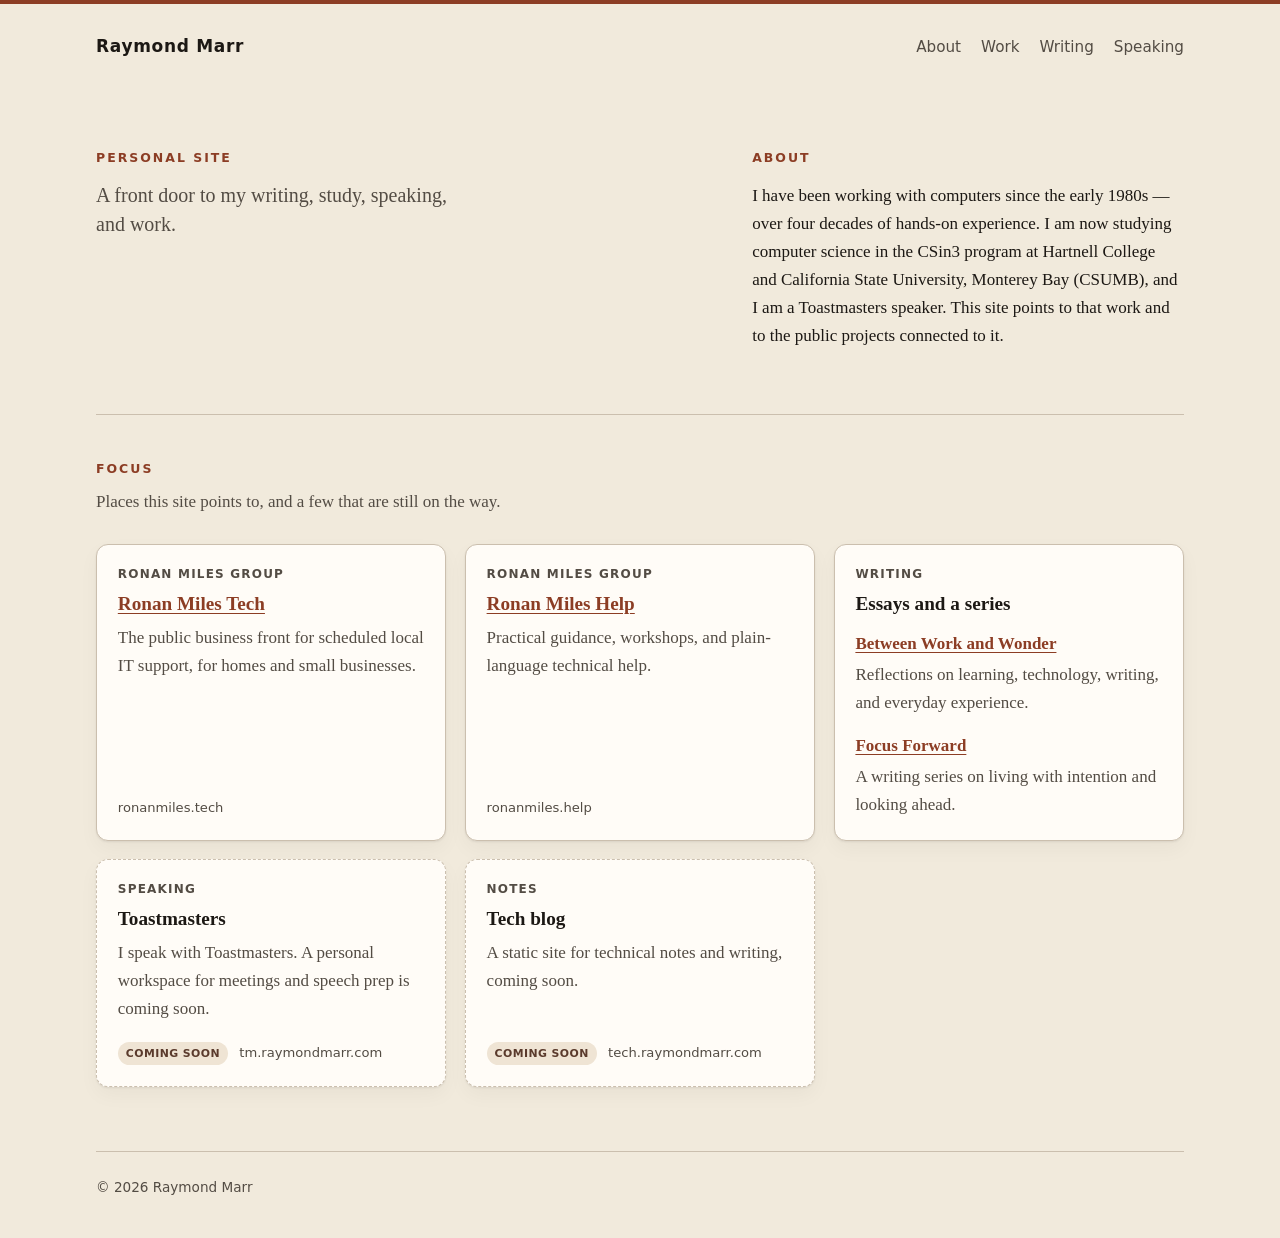
<file: index.html>
<!DOCTYPE html>
<html lang="en">
<head>
  <meta charset="utf-8">
  <meta name="viewport" content="width=device-width, initial-scale=1">
  <meta http-equiv="Content-Security-Policy" content="default-src 'self'; script-src 'self'; style-src 'self'; img-src 'self' data:; object-src 'none'; base-uri 'none'; form-action 'none'">
  <meta name="referrer" content="no-referrer">
  <title>Raymond Marr</title>
  <meta name="description" content="Raymond Marr — a personal front door to writing, study, Toastmasters, and Ronan Miles Tech.">
  <link rel="stylesheet" href="home.css">
</head>
<body>
  <a class="skip" href="#main">Skip to content</a>

  <header>
    <a class="brand" href="/">Raymond Marr</a>
    <nav aria-label="Primary">
      <a href="#about">About</a>
      <a href="#work">Work</a>
      <a href="#writing">Writing</a>
      <a href="#speaking">Speaking</a>
    </nav>
  </header>

  <main id="main">
    <div class="intro">
      <section class="hero" aria-labelledby="site-title">
        <p class="eyebrow">Personal site</p>
        <h1 id="site-title" class="visually-hidden">Raymond Marr</h1>
        <p class="lede">A front door to my writing, study, speaking, and work.</p>
      </section>

      <section id="about" aria-labelledby="about-heading">
        <h2 id="about-heading">About</h2>
        <p>I have been working with computers since the early 1980s — over four decades of hands-on experience. I am now studying computer science in the CSin3 program at Hartnell College and California State University, Monterey Bay (CSUMB), and I am a Toastmasters speaker. This site points to that work and to the public projects connected to it.</p>
      </section>
    </div>

    <section id="focus" aria-labelledby="focus-heading">
      <h2 id="focus-heading">Focus</h2>
      <p class="section-lede">Places this site points to, and a few that are still on the way.</p>

      <div class="grid">
        <article class="card" id="work">
          <p class="kicker">Ronan Miles Group</p>
          <h3><a href="https://ronanmiles.tech">Ronan Miles Tech</a></h3>
          <p>The public business front for scheduled local IT support, for homes and small businesses.</p>
          <p class="meta">ronanmiles.tech</p>
        </article>

        <article class="card">
          <p class="kicker">Ronan Miles Group</p>
          <h3><a href="https://ronanmiles.help">Ronan Miles Help</a></h3>
          <p>Practical guidance, workshops, and plain-language technical help.</p>
          <p class="meta">ronanmiles.help</p>
        </article>

        <article class="card" id="writing">
          <p class="kicker">Writing</p>
          <h3>Essays and a series</h3>
          <ul class="link-list">
            <li>
              <a href="https://betweenworkandwonder.blogspot.com">Between Work and Wonder</a>
              <p>Reflections on learning, technology, writing, and everyday experience.</p>
            </li>
            <li>
              <a href="https://focus-fwd.blogspot.com">Focus Forward</a>
              <p>A writing series on living with intention and looking ahead.</p>
            </li>
          </ul>
        </article>

        <article class="card is-pending" id="speaking">
          <p class="kicker">Speaking</p>
          <h3>Toastmasters</h3>
          <p>I speak with Toastmasters. A personal workspace for meetings and speech prep is coming soon.</p>
          <p class="meta"><span class="badge">Coming soon</span> tm.raymondmarr.com</p>
        </article>

        <article class="card is-pending">
          <p class="kicker">Notes</p>
          <h3>Tech blog</h3>
          <p>A static site for technical notes and writing, coming soon.</p>
          <p class="meta"><span class="badge">Coming soon</span> tech.raymondmarr.com</p>
        </article>
      </div>
    </section>
  </main>

  <footer>
    <p>&copy; 2026 Raymond Marr</p>
  </footer>
</body>
</html>
</file>
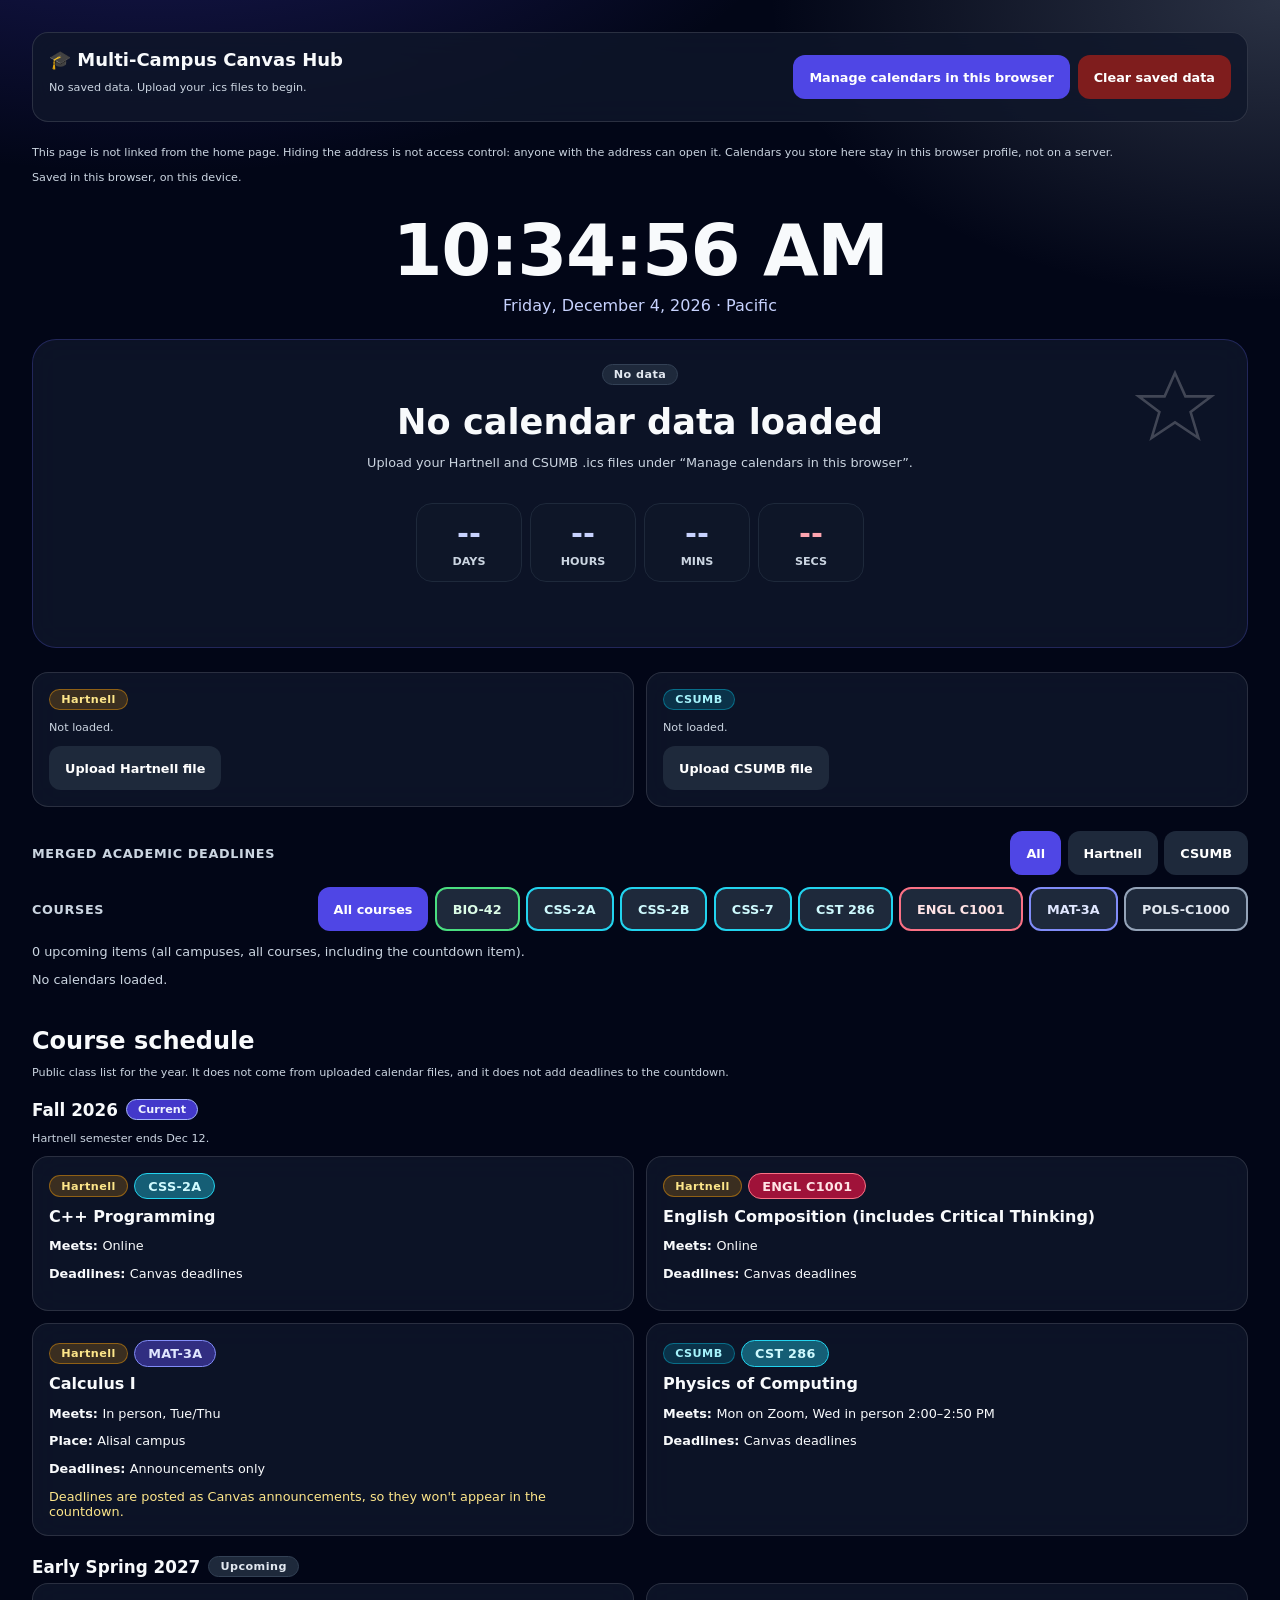
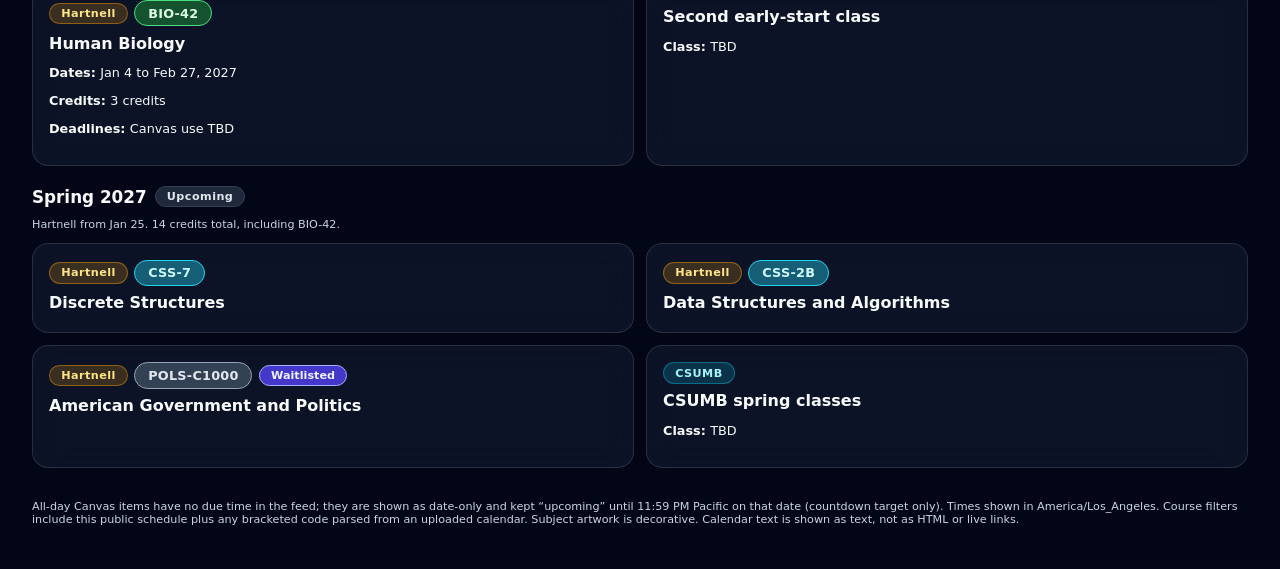
<file: academic/index.html>
<!DOCTYPE html>
<html lang="en">
<head>
<meta http-equiv="Content-Security-Policy" content="default-src 'none'; base-uri 'none'; object-src 'none'; frame-src 'none'; worker-src 'none'; form-action 'none'; script-src 'sha256-YsikP0ELD9XMFX9pECXLm5nlswE2UL50ixu5jla/AdI=' 'sha256-vYK6X7urYOHAo8ff9+mhimhyuLc/1ubSX1A5ZqNdkLw=' 'sha256-vKqxTB22n6O/lfJTJJQ0jgr20pFOahJox3Ri4PrvJdM='; style-src 'sha256-XAI58Uefc2xe4oQUsJWMXb1pxAUlJ8g4xmecaT1YalQ='; img-src data:; connect-src https:">
<meta charset="UTF-8">
<meta name="viewport" content="width=device-width, initial-scale=1.0">
<title>Dual-Campus Canvas Lock Screen &amp; Dashboard</title>
<!-- ical.js 1.5.0 (Mozilla Public License 2.0), https://github.com/kewisch/ical.js. The sourceMappingURL comment was removed so this file does not request ical.min.js.map. No calendar data is included. Motifs are original SVG artwork. The meta Content-Security-Policy blocks unexpected scripts, objects, and non-HTTPS fetches. It does not hide this address, control who can open it, or isolate storage from other pages on this origin. -->
<style>
*{box-sizing:border-box}
[hidden]{display:none !important}
body{margin:0;min-height:100vh;font-family:system-ui,-apple-system,"Segoe UI",Roboto,sans-serif;color:#f8fafc;
 --campus-wash:rgba(79,70,229,.34);--subject-wash:rgba(8,145,178,.22);
 background:radial-gradient(1100px 560px at 12% -8%,var(--campus-wash),transparent 62%),radial-gradient(880px 520px at 100% 0%,var(--subject-wash),transparent 58%),#020617;
 transition:background-color .2s ease}
body[data-campus="hartnell"]{--campus-wash:rgba(245,158,11,.46)}
body[data-campus="csumb"]{--campus-wash:rgba(6,182,212,.44)}
body[data-subject="math"]{--subject-wash:rgba(129,140,248,.5)}
body[data-subject="writing"]{--subject-wash:rgba(251,113,133,.42)}
body[data-subject="bio"]{--subject-wash:rgba(74,222,128,.4)}
body[data-subject="chem"]{--subject-wash:rgba(251,146,60,.46)}
body[data-subject="computing"]{--subject-wash:rgba(34,211,238,.46)}
body[data-subject="history"]{--subject-wash:rgba(251,191,36,.4)}
body[data-subject="art"]{--subject-wash:rgba(244,114,182,.42)}
body[data-subject="physics"]{--subject-wash:rgba(167,139,250,.46)}
body[data-subject="language"]{--subject-wash:rgba(147,197,253,.46)}
body[data-subject="general"]{--subject-wash:rgba(148,163,184,.28)}
body[data-preview-campus="hartnell"]{--campus-wash:rgba(245,158,11,.55)}
body[data-preview-campus="csumb"]{--campus-wash:rgba(6,182,212,.52)}
body[data-preview-subject="math"]{--subject-wash:rgba(129,140,248,.62)}
body[data-preview-subject="writing"]{--subject-wash:rgba(251,113,133,.55)}
body[data-preview-subject="bio"]{--subject-wash:rgba(74,222,128,.52)}
body[data-preview-subject="chem"]{--subject-wash:rgba(251,146,60,.58)}
body[data-preview-subject="computing"]{--subject-wash:rgba(34,211,238,.58)}
body[data-preview-subject="history"]{--subject-wash:rgba(251,191,36,.52)}
body[data-preview-subject="art"]{--subject-wash:rgba(244,114,182,.55)}
body[data-preview-subject="physics"]{--subject-wash:rgba(167,139,250,.58)}
body[data-preview-subject="language"]{--subject-wash:rgba(147,197,253,.55)}
body[data-preview-subject="general"]{--subject-wash:rgba(148,163,184,.4)}
.wrap{max-width:80rem;margin:0 auto;padding:1rem}
@media(min-width:768px){.wrap{padding:2rem}}
.glass{background:rgba(15,23,42,.82);backdrop-filter:blur(16px);-webkit-backdrop-filter:blur(16px);border:1px solid rgba(255,255,255,.12);border-radius:1rem}
header.glass{display:flex;flex-wrap:wrap;align-items:center;justify-content:space-between;gap:1rem;padding:1rem;margin-bottom:1.5rem}
h1{font-size:1.125rem;margin:0}
.muted{color:#cbd5e1}.small{font-size:.8rem}.tiny{font-size:.7rem}
.btn{font:inherit;font-size:.8rem;font-weight:600;border:0;border-radius:.75rem;padding:.6rem 1rem;cursor:pointer;color:#fff;background:#4f46e5;min-height:44px}
.btn:hover{background:#6366f1}.btn.alt{background:#1e293b}.btn.alt:hover{background:#334155}.btn.danger{background:#7f1d1d}.btn.danger:hover{background:#991b1b}
.btn:disabled{opacity:.5;cursor:wait}
:focus-visible{outline:3px solid #a5b4fc;outline-offset:2px}
.clock{text-align:center;margin:1.5rem 0}
.clock .t{font-size:3rem;font-weight:800;margin:0;letter-spacing:-.02em}
@media(min-width:768px){.clock .t{font-size:4.5rem}}
.clock .d{color:#c7d2fe;margin:.25rem 0 0}
.hero{position:relative;overflow:hidden;padding:1.5rem;margin-bottom:1.5rem;text-align:center;border-radius:1.5rem;border-color:rgba(99,102,241,.25)}
.hero > :not(.motif){position:relative;z-index:1}
.motif{position:absolute;inset:0;pointer-events:none;opacity:.22;background-repeat:no-repeat;background-position:right 1.25rem top 1.25rem;background-size:6.5rem}
.badge-row{display:flex;flex-wrap:wrap;gap:.4rem;align-items:center}
.hero .badge-row{justify-content:center}
.badge{display:inline-block;padding:.2rem .7rem;border-radius:999px;font-size:.7rem;font-weight:700;letter-spacing:.04em;background:#1e293b;color:#e2e8f0;border:1px solid #334155}
.badge.hartnell{background:rgba(245,158,11,.2);color:#fde68a;border-color:rgba(245,158,11,.45)}
.badge.csumb{background:rgba(6,182,212,.2);color:#a5f3fc;border-color:rgba(6,182,212,.45)}
.badge.stale{background:rgba(244,63,94,.15);color:#fecdd3;border-color:rgba(244,63,94,.4)}
.badge.course{font-size:.8rem;padding:.3rem .8rem;letter-spacing:.02em;text-transform:none}
.badge.pin{background:#4338ca;color:#eef2ff;border-color:#a5b4fc;text-transform:none;letter-spacing:0}
.subject-math{background:#312e81;color:#e0e7ff;border-color:#818cf8}
.subject-writing{background:#9f1239;color:#ffe4e6;border-color:#fb7185}
.subject-bio{background:#14532d;color:#dcfce7;border-color:#4ade80}
.subject-chem{background:#7c2d12;color:#ffedd5;border-color:#fdba74}
.subject-computing{background:#155e75;color:#cffafe;border-color:#22d3ee}
.subject-history{background:#78350f;color:#fef3c7;border-color:#fbbf24}
.subject-art{background:#831843;color:#fce7f3;border-color:#f472b6}
.subject-physics{background:#4c1d95;color:#ede9fe;border-color:#a78bfa}
.subject-language{background:#1e3a8a;color:#dbeafe;border-color:#93c5fd}
.subject-general{background:#334155;color:#e2e8f0;border-color:#94a3b8}
.hero h2{font-size:1.6rem;margin:1rem 0 .5rem}@media(min-width:768px){.hero h2{font-size:2.2rem}}
.timer{display:grid;grid-template-columns:repeat(4,1fr);gap:.5rem;max-width:28rem;margin:1rem auto 0}
.timer div{background:rgba(15,23,42,.88);border:1px solid #1e293b;border-radius:1rem;padding:.75rem}
.timer b{display:block;font-size:1.8rem;font-weight:900;color:#c7d2fe}.timer div:last-child b{color:#fda4af}
.timer span{font-size:.7rem;text-transform:uppercase;color:#cbd5e1;font-weight:600}
.toolbar{display:flex;flex-wrap:wrap;align-items:center;justify-content:space-between;gap:.75rem;margin-bottom:.75rem}
.filters{display:flex;gap:.4rem;flex-wrap:wrap}
.filters button[aria-pressed="true"]{background:#4f46e5;color:#fff}
.course-chip{border-width:2px;border-style:solid}
.grid{display:grid;grid-template-columns:1fr;gap:1rem;list-style:none;padding:0;margin:0}
@media(min-width:768px){.grid{grid-template-columns:1fr 1fr}}@media(min-width:1024px){.grid{grid-template-columns:1fr 1fr 1fr}}
.card{text-align:left;padding:1rem}
.card.pinned{border-color:#a5b4fc;box-shadow:inset 0 0 0 1px #a5b4fc}
.card .row{display:flex;justify-content:space-between;gap:.5rem;align-items:flex-start;margin-bottom:.5rem}
.card .row .tiny{white-space:nowrap}
.card h3{font-size:.95rem;margin:0 0 .25rem}
.sources{display:grid;gap:.75rem;grid-template-columns:1fr;margin-bottom:1.5rem}@media(min-width:768px){.sources{grid-template-columns:1fr 1fr}}
.src{padding:1rem}.src h3{margin:0 0 .4rem;font-size:.95rem}
.src.err{border-color:rgba(244,63,94,.5)}
.detail{padding:1rem;margin-bottom:1.5rem;white-space:pre-wrap;word-break:break-word}
dialog{color:inherit;background:rgba(15,23,42,.97);border:1px solid rgba(255,255,255,.15);border-radius:1.5rem;max-width:34rem;width:calc(100% - 2rem);max-height:90vh;padding:1.5rem}
dialog::backdrop{background:rgba(2,6,23,.8)}
label{display:block;font-size:.75rem;font-weight:700;text-transform:uppercase;color:#cbd5e1;margin:.9rem 0 .3rem}
input[type=url],input[type=file]{width:100%;font:inherit;font-size:.8rem;color:#e2e8f0;background:#0f172a;border:1px solid #334155;border-radius:.75rem;padding:.55rem}
.warn{background:rgba(245,158,11,.12);border:1px solid rgba(245,158,11,.3);color:#fde68a;border-radius:.75rem;padding:.6rem;font-size:.75rem}
.actions{display:flex;flex-wrap:wrap;justify-content:flex-start;gap:.5rem;margin-top:.75rem}
.pin-msg{min-height:1.2em;color:#e0e7ff}
.header-actions{display:flex;gap:.5rem;flex-wrap:wrap}
.toolbar h2,.toolbar h3{margin:0;text-transform:uppercase;letter-spacing:.05em}
.footnote{margin-top:2rem}
.modal-head{display:flex;justify-content:space-between;align-items:center;gap:.5rem}
.modal-head h2{margin:0;font-size:1.1rem}
.retention{border:1px solid rgba(255,255,255,.15);border-radius:.75rem;padding:.75rem 1rem;margin:.75rem 0}
.retention legend{font-size:.75rem;font-weight:700;text-transform:uppercase;color:#cbd5e1;padding:0 .25rem}
.choice{display:flex;align-items:flex-start;gap:.5rem;text-transform:none;font-weight:600;letter-spacing:0;color:#f8fafc;margin:.55rem 0 .15rem}
.choice input{width:auto;margin-top:.15rem}
.schedule{margin-top:2.5rem}
.schedule h2{margin:0 0 .35rem}
.term{margin:1.25rem 0}
.term-head{display:flex;flex-wrap:wrap;align-items:center;gap:.5rem;margin-bottom:.35rem}
.term-head h3{margin:0;font-size:1.05rem}
.sched-grid{display:grid;gap:.75rem}
@media(min-width:768px){.sched-grid{grid-template-columns:1fr 1fr}}
.sched-card{padding:1rem}
.sched-card h4{margin:.45rem 0 .25rem;font-size:1rem}
.sched-card[aria-current="true"]{border-color:#a5b4fc;box-shadow:inset 0 0 0 1px #a5b4fc}
.sched-note{color:#fde68a;margin:.5rem 0 0}
.sr{position:absolute;width:1px;height:1px;overflow:hidden;clip:rect(0 0 0 0);white-space:nowrap}
body[data-subject="math"] .motif{background-image:url("data:image/svg+xml,%3Csvg%20xmlns%3D%27http%3A%2F%2Fwww.w3.org%2F2000%2Fsvg%27%20viewBox%3D%270%200%2080%2080%27%20fill%3D%27none%27%20stroke%3D%27white%27%20stroke-width%3D%272%27%3E%3Cpath%20d%3D%27M8%2016h64M8%2032h64M8%2048h64M8%2064h64M16%208v64M32%208v64M48%208v64M64%208v64%27%2F%3E%3Ccircle%20cx%3D%2740%27%20cy%3D%2740%27%20r%3D%2712%27%2F%3E%3C%2Fsvg%3E")}
body[data-subject="writing"] .motif{background-image:url("data:image/svg+xml,%3Csvg%20xmlns%3D%27http%3A%2F%2Fwww.w3.org%2F2000%2Fsvg%27%20viewBox%3D%270%200%2080%2080%27%20fill%3D%27none%27%20stroke%3D%27white%27%20stroke-width%3D%272%27%3E%3Cpath%20d%3D%27M14%2018h52M14%2032h40M14%2046h52M14%2060h28%27%2F%3E%3Cpath%20d%3D%27M58%2050l8%208-16%204%208-12z%27%20fill%3D%27white%27%20stroke%3D%27none%27%2F%3E%3C%2Fsvg%3E")}
body[data-subject="bio"] .motif{background-image:url("data:image/svg+xml,%3Csvg%20xmlns%3D%27http%3A%2F%2Fwww.w3.org%2F2000%2Fsvg%27%20viewBox%3D%270%200%2080%2080%27%20fill%3D%27none%27%20stroke%3D%27white%27%20stroke-width%3D%272%27%3E%3Cpath%20d%3D%27M40%2068V18%27%2F%3E%3Cpath%20d%3D%27M40%2028c-14-2-20%2010-16%2018%208%202%2016-6%2016-18z%27%2F%3E%3Cpath%20d%3D%27M40%2036c14-2%2022%208%2016%2018-8%202-16-8-16-18z%27%2F%3E%3C%2Fsvg%3E")}
body[data-subject="chem"] .motif{background-image:url("data:image/svg+xml,%3Csvg%20xmlns%3D%27http%3A%2F%2Fwww.w3.org%2F2000%2Fsvg%27%20viewBox%3D%270%200%2080%2080%27%20fill%3D%27none%27%20stroke%3D%27white%27%20stroke-width%3D%272%27%3E%3Cpath%20d%3D%27M32%2012h16M36%2012v22L18%2062a12%2012%200%200%200%2010%2016h24a12%2012%200%200%200%2010-16L44%2034V12%27%2F%3E%3Cpath%20d%3D%27M24%2050h32%27%2F%3E%3C%2Fsvg%3E")}
body[data-subject="computing"] .motif{background-image:url("data:image/svg+xml,%3Csvg%20xmlns%3D%27http%3A%2F%2Fwww.w3.org%2F2000%2Fsvg%27%20viewBox%3D%270%200%2080%2080%27%20fill%3D%27none%27%20stroke%3D%27white%27%20stroke-width%3D%272%27%3E%3Cpath%20d%3D%27M28%2020L12%2040l16%2020M52%2020l16%2020-16%2020M34%2064l12-48%27%2F%3E%3C%2Fsvg%3E")}
body[data-subject="history"] .motif{background-image:url("data:image/svg+xml,%3Csvg%20xmlns%3D%27http%3A%2F%2Fwww.w3.org%2F2000%2Fsvg%27%20viewBox%3D%270%200%2080%2080%27%20fill%3D%27none%27%20stroke%3D%27white%27%20stroke-width%3D%272%27%3E%3Cpath%20d%3D%27M18%2016h28a16%2016%200%200%201%200%2032H18z%27%2F%3E%3Cpath%20d%3D%27M18%2048h30a12%2012%200%200%201%200%2016H18z%27%2F%3E%3Cpath%20d%3D%27M18%2012v56%27%2F%3E%3C%2Fsvg%3E")}
body[data-subject="art"] .motif{background-image:url("data:image/svg+xml,%3Csvg%20xmlns%3D%27http%3A%2F%2Fwww.w3.org%2F2000%2Fsvg%27%20viewBox%3D%270%200%2080%2080%27%20fill%3D%27none%27%20stroke%3D%27white%27%20stroke-width%3D%272%27%3E%3Ccircle%20cx%3D%2740%27%20cy%3D%2740%27%20r%3D%2722%27%2F%3E%3Ccircle%20cx%3D%2732%27%20cy%3D%2734%27%20r%3D%273%27%20fill%3D%27white%27%2F%3E%3Ccircle%20cx%3D%2746%27%20cy%3D%2732%27%20r%3D%273%27%20fill%3D%27white%27%2F%3E%3Ccircle%20cx%3D%2750%27%20cy%3D%2744%27%20r%3D%273%27%20fill%3D%27white%27%2F%3E%3Cpath%20d%3D%27M40%2062c8%206%2018%202%2018-8%200-4-4-6-4-6%27%2F%3E%3C%2Fsvg%3E")}
body[data-subject="physics"] .motif{background-image:url("data:image/svg+xml,%3Csvg%20xmlns%3D%27http%3A%2F%2Fwww.w3.org%2F2000%2Fsvg%27%20viewBox%3D%270%200%2080%2080%27%20fill%3D%27none%27%20stroke%3D%27white%27%20stroke-width%3D%272%27%3E%3Cellipse%20cx%3D%2740%27%20cy%3D%2740%27%20rx%3D%2726%27%20ry%3D%2710%27%2F%3E%3Cellipse%20cx%3D%2740%27%20cy%3D%2740%27%20rx%3D%2710%27%20ry%3D%2726%27%2F%3E%3Ccircle%20cx%3D%2740%27%20cy%3D%2740%27%20r%3D%273%27%20fill%3D%27white%27%2F%3E%3C%2Fsvg%3E")}
body[data-subject="language"] .motif{background-image:url("data:image/svg+xml,%3Csvg%20xmlns%3D%27http%3A%2F%2Fwww.w3.org%2F2000%2Fsvg%27%20viewBox%3D%270%200%2080%2080%27%20fill%3D%27none%27%20stroke%3D%27white%27%20stroke-width%3D%272%27%3E%3Cpath%20d%3D%27M14%2018h40a8%208%200%200%201%208%208v18a8%208%200%200%201-8%208H30l-12%2012v-12h-4a8%208%200%200%201-8-8V26a8%208%200%200%201%208-8z%27%2F%3E%3C%2Fsvg%3E")}
body[data-subject="general"] .motif{background-image:url("data:image/svg+xml,%3Csvg%20xmlns%3D%27http%3A%2F%2Fwww.w3.org%2F2000%2Fsvg%27%20viewBox%3D%270%200%2080%2080%27%20fill%3D%27none%27%20stroke%3D%27white%27%20stroke-width%3D%272%27%3E%3Cpath%20d%3D%27M40%2010l8%2018h20l-16%2012%206%2020-18-12-18%2012%206-20L12%2028h20z%27%2F%3E%3C%2Fsvg%3E")}
body[data-preview-subject="math"] .motif{background-image:url("data:image/svg+xml,%3Csvg%20xmlns%3D%27http%3A%2F%2Fwww.w3.org%2F2000%2Fsvg%27%20viewBox%3D%270%200%2080%2080%27%20fill%3D%27none%27%20stroke%3D%27white%27%20stroke-width%3D%272%27%3E%3Cpath%20d%3D%27M8%2016h64M8%2032h64M8%2048h64M8%2064h64M16%208v64M32%208v64M48%208v64M64%208v64%27%2F%3E%3Ccircle%20cx%3D%2740%27%20cy%3D%2740%27%20r%3D%2712%27%2F%3E%3C%2Fsvg%3E")}
body[data-preview-subject="writing"] .motif{background-image:url("data:image/svg+xml,%3Csvg%20xmlns%3D%27http%3A%2F%2Fwww.w3.org%2F2000%2Fsvg%27%20viewBox%3D%270%200%2080%2080%27%20fill%3D%27none%27%20stroke%3D%27white%27%20stroke-width%3D%272%27%3E%3Cpath%20d%3D%27M14%2018h52M14%2032h40M14%2046h52M14%2060h28%27%2F%3E%3Cpath%20d%3D%27M58%2050l8%208-16%204%208-12z%27%20fill%3D%27white%27%20stroke%3D%27none%27%2F%3E%3C%2Fsvg%3E")}
body[data-preview-subject="bio"] .motif{background-image:url("data:image/svg+xml,%3Csvg%20xmlns%3D%27http%3A%2F%2Fwww.w3.org%2F2000%2Fsvg%27%20viewBox%3D%270%200%2080%2080%27%20fill%3D%27none%27%20stroke%3D%27white%27%20stroke-width%3D%272%27%3E%3Cpath%20d%3D%27M40%2068V18%27%2F%3E%3Cpath%20d%3D%27M40%2028c-14-2-20%2010-16%2018%208%202%2016-6%2016-18z%27%2F%3E%3Cpath%20d%3D%27M40%2036c14-2%2022%208%2016%2018-8%202-16-8-16-18z%27%2F%3E%3C%2Fsvg%3E")}
body[data-preview-subject="chem"] .motif{background-image:url("data:image/svg+xml,%3Csvg%20xmlns%3D%27http%3A%2F%2Fwww.w3.org%2F2000%2Fsvg%27%20viewBox%3D%270%200%2080%2080%27%20fill%3D%27none%27%20stroke%3D%27white%27%20stroke-width%3D%272%27%3E%3Cpath%20d%3D%27M32%2012h16M36%2012v22L18%2062a12%2012%200%200%200%2010%2016h24a12%2012%200%200%200%2010-16L44%2034V12%27%2F%3E%3Cpath%20d%3D%27M24%2050h32%27%2F%3E%3C%2Fsvg%3E")}
body[data-preview-subject="computing"] .motif{background-image:url("data:image/svg+xml,%3Csvg%20xmlns%3D%27http%3A%2F%2Fwww.w3.org%2F2000%2Fsvg%27%20viewBox%3D%270%200%2080%2080%27%20fill%3D%27none%27%20stroke%3D%27white%27%20stroke-width%3D%272%27%3E%3Cpath%20d%3D%27M28%2020L12%2040l16%2020M52%2020l16%2020-16%2020M34%2064l12-48%27%2F%3E%3C%2Fsvg%3E")}
body[data-preview-subject="history"] .motif{background-image:url("data:image/svg+xml,%3Csvg%20xmlns%3D%27http%3A%2F%2Fwww.w3.org%2F2000%2Fsvg%27%20viewBox%3D%270%200%2080%2080%27%20fill%3D%27none%27%20stroke%3D%27white%27%20stroke-width%3D%272%27%3E%3Cpath%20d%3D%27M18%2016h28a16%2016%200%200%201%200%2032H18z%27%2F%3E%3Cpath%20d%3D%27M18%2048h30a12%2012%200%200%201%200%2016H18z%27%2F%3E%3Cpath%20d%3D%27M18%2012v56%27%2F%3E%3C%2Fsvg%3E")}
body[data-preview-subject="art"] .motif{background-image:url("data:image/svg+xml,%3Csvg%20xmlns%3D%27http%3A%2F%2Fwww.w3.org%2F2000%2Fsvg%27%20viewBox%3D%270%200%2080%2080%27%20fill%3D%27none%27%20stroke%3D%27white%27%20stroke-width%3D%272%27%3E%3Ccircle%20cx%3D%2740%27%20cy%3D%2740%27%20r%3D%2722%27%2F%3E%3Ccircle%20cx%3D%2732%27%20cy%3D%2734%27%20r%3D%273%27%20fill%3D%27white%27%2F%3E%3Ccircle%20cx%3D%2746%27%20cy%3D%2732%27%20r%3D%273%27%20fill%3D%27white%27%2F%3E%3Ccircle%20cx%3D%2750%27%20cy%3D%2744%27%20r%3D%273%27%20fill%3D%27white%27%2F%3E%3Cpath%20d%3D%27M40%2062c8%206%2018%202%2018-8%200-4-4-6-4-6%27%2F%3E%3C%2Fsvg%3E")}
body[data-preview-subject="physics"] .motif{background-image:url("data:image/svg+xml,%3Csvg%20xmlns%3D%27http%3A%2F%2Fwww.w3.org%2F2000%2Fsvg%27%20viewBox%3D%270%200%2080%2080%27%20fill%3D%27none%27%20stroke%3D%27white%27%20stroke-width%3D%272%27%3E%3Cellipse%20cx%3D%2740%27%20cy%3D%2740%27%20rx%3D%2726%27%20ry%3D%2710%27%2F%3E%3Cellipse%20cx%3D%2740%27%20cy%3D%2740%27%20rx%3D%2710%27%20ry%3D%2726%27%2F%3E%3Ccircle%20cx%3D%2740%27%20cy%3D%2740%27%20r%3D%273%27%20fill%3D%27white%27%2F%3E%3C%2Fsvg%3E")}
body[data-preview-subject="language"] .motif{background-image:url("data:image/svg+xml,%3Csvg%20xmlns%3D%27http%3A%2F%2Fwww.w3.org%2F2000%2Fsvg%27%20viewBox%3D%270%200%2080%2080%27%20fill%3D%27none%27%20stroke%3D%27white%27%20stroke-width%3D%272%27%3E%3Cpath%20d%3D%27M14%2018h40a8%208%200%200%201%208%208v18a8%208%200%200%201-8%208H30l-12%2012v-12h-4a8%208%200%200%201-8-8V26a8%208%200%200%201%208-8z%27%2F%3E%3C%2Fsvg%3E")}
body[data-preview-subject="general"] .motif{background-image:url("data:image/svg+xml,%3Csvg%20xmlns%3D%27http%3A%2F%2Fwww.w3.org%2F2000%2Fsvg%27%20viewBox%3D%270%200%2080%2080%27%20fill%3D%27none%27%20stroke%3D%27white%27%20stroke-width%3D%272%27%3E%3Cpath%20d%3D%27M40%2010l8%2018h20l-16%2012%206%2020-18-12-18%2012%206-20L12%2028h20z%27%2F%3E%3C%2Fsvg%3E")}
@media (prefers-reduced-motion: reduce){body{transition:none}}
</style>
</head>
<body>
<div class="wrap">
 <header class="glass">
  <div><h1>🎓 Multi-Campus Canvas Hub</h1>
   <p id="sync-status" class="tiny muted" role="status" aria-live="polite">Starting…</p></div>
  <div class="header-actions">
   <button type="button" class="btn" id="open-modal" aria-haspopup="dialog">Manage calendars in this browser</button>
   <button type="button" class="btn danger" id="clear-data">Clear saved data</button>
  </div>
 </header>
 <p id="access-note" class="tiny muted">This page is not linked from the home page. Hiding the address is not access control: anyone with the address can open it. Calendars you store here stay in this browser profile, not on a server.</p>
 <p id="retention-badge" class="tiny muted"></p>

 <div class="clock" aria-hidden="true"><p class="t" id="live-time">--:--:--</p><p class="d" id="live-date"></p></div>

 <section id="hero" class="glass hero" aria-labelledby="hero-title" data-pinned="false">
  <div class="motif" aria-hidden="true"></div>
  <div class="badge-row">
   <span id="hero-campus" class="badge">No data</span>
   <span id="hero-course-badge" class="badge course" hidden></span>
   <span id="hero-state-badge" class="badge pin" hidden></span>
  </div>
  <h2 id="hero-title">No calendar data loaded</h2>
  <p id="hero-course" class="small muted">Upload your Hartnell and CSUMB .ics files under “Manage calendars in this browser”.</p>
  <p id="hero-sr" class="sr"></p>
  <div class="timer" aria-hidden="true">
   <div><b id="hero-days">--</b><span>Days</span></div><div><b id="hero-hours">--</b><span>Hours</span></div>
   <div><b id="hero-mins">--</b><span>Mins</span></div><div><b id="hero-secs">--</b><span>Secs</span></div>
  </div>
  <p id="hero-note" class="tiny muted"></p>
  <p id="theme-preview" class="tiny" hidden>Theme preview. The countdown target is unchanged.</p>
  <p id="pin-status" class="small pin-msg" role="status" aria-live="polite"></p>
  <button type="button" class="btn alt" id="return-next" hidden>Return to next deadline</button>
 </section>

 <section class="sources" id="source-panels" aria-label="Calendar sources"></section>

 <div class="toolbar">
  <h2 class="small muted" id="list-heading">Merged Academic Deadlines</h2>
  <div class="filters" id="campus-filters" role="group" aria-label="Filter by campus">
   <button type="button" class="btn alt" data-filter="all" aria-pressed="true">All</button>
   <button type="button" class="btn alt" data-filter="hartnell" aria-pressed="false">Hartnell</button>
   <button type="button" class="btn alt" data-filter="csumb" aria-pressed="false">CSUMB</button>
  </div>
 </div>
 <div class="toolbar">
  <h3 class="small muted" id="course-heading">Courses</h3>
  <div class="filters" id="course-filters" role="group" aria-labelledby="course-heading"></div>
 </div>
 <p id="count-line" class="small muted"></p>
 <section id="detail" class="glass detail" hidden aria-live="polite" aria-label="Selected event details"></section>
 <ul id="events-grid" class="grid" aria-labelledby="list-heading"></ul>
 <section class="schedule" id="schedule" aria-labelledby="schedule-heading">
  <h2 id="schedule-heading">Course schedule</h2>
  <p class="tiny muted">Public class list for the year. It does not come from uploaded calendar files, and it does not add deadlines to the countdown.</p>
  <div id="schedule-terms"></div>
 </section>
 <p class="tiny muted footnote">All-day Canvas items have no due time in the feed; they are shown as date-only and kept “upcoming” until 11:59 PM Pacific on that date (countdown target only). Times shown in America/Los_Angeles. Course filters include this public schedule plus any bracketed code parsed from an uploaded calendar. Subject artwork is decorative. Calendar text is shown as text, not as HTML or live links.</p>
</div>

<dialog id="config-modal" aria-labelledby="modal-title">
 <div class="modal-head">
  <h2 id="modal-title">Calendars in this browser</h2>
  <button type="button" class="btn alt" id="close-x" aria-label="Close">✕</button>
 </div>
 <p class="small muted">Upload files. They are parsed only in this browser and are not sent anywhere.</p>
 <fieldset class="retention">
  <legend>Where calendars are kept</legend>
  <label class="choice" for="mode-browser"><input type="radio" name="retention" id="mode-browser" value="browser" checked> Saved in this browser</label>
  <p class="tiny muted">Kept on this device until you remove them. Anyone using this same browser profile can open them, including on a shared computer.</p>
  <label class="choice" for="mode-session"><input type="radio" name="retention" id="mode-session" value="session"> Session only</label>
  <p class="tiny muted">Kept until you reload or close this page, then dropped. Choosing this removes a saved copy from this browser. Cancel leaves the saved copy in place.</p>
 </fieldset>
 <label for="file-hartnell">Hartnell .ics file</label>
 <input type="file" id="file-hartnell" accept=".ics,text/calendar">
 <label for="file-csumb">CSUMB .ics file</label>
 <input type="file" id="file-csumb" accept=".ics,text/calendar">
 <p class="tiny muted">Uploading one campus replaces only that campus; the other is kept.</p>

 <label for="url-hartnell">Optional: Hartnell direct HTTPS feed URL</label>
 <input type="url" id="url-hartnell" autocomplete="off" spellcheck="false" placeholder="https://…/feeds/calendars/….ics">
 <label for="url-csumb">Optional: CSUMB direct HTTPS feed URL</label>
 <input type="url" id="url-csumb" autocomplete="off" spellcheck="false" placeholder="https://…/feeds/calendars/….ics">
 <p class="warn">Feed URLs contain a private token: never paste them into a published page. They are not saved. Direct fetch only works if the calendar server allows cross-origin (CORS) requests, and Google Sites embeds may block it. No proxy is used, so if it fails, download the .ics and upload it instead.</p>
 <div class="actions">
  <button type="button" class="btn alt" id="cancel">Close</button>
  <button type="button" class="btn" id="sync-urls">Fetch entered URLs</button>
 </div>
</dialog>

<script>
var ICAL;"object"==typeof module?ICAL=module.exports:"undefined"!=typeof HTMLScriptElement&&"noModule"in HTMLScriptElement.prototype?window.ICAL=ICAL={}:"object"!=typeof ICAL&&(ICAL={}),ICAL.foldLength=75,ICAL.newLineChar="\r\n",ICAL.helpers={updateTimezones:function(t){var e,n,r,i,s,a;if(!t||"vcalendar"!==t.name)return t;for(e=t.getAllSubcomponents(),n=[],r={},s=0;s<e.length;s++)"vtimezone"===e[s].name?r[a=e[s].getFirstProperty("tzid").getFirstValue()]=e[s]:n=n.concat(e[s].getAllProperties());for(i={},s=0;s<n.length;s++)(a=n[s].getParameter("tzid"))&&(i[a]=!0);for(s in r)r.hasOwnProperty(s)&&!i[s]&&t.removeSubcomponent(r[s]);for(s in i)i.hasOwnProperty(s)&&!r[s]&&ICAL.TimezoneService.has(s)&&t.addSubcomponent(ICAL.TimezoneService.get(s).component);return t},isStrictlyNaN:function(t){return"number"==typeof t&&isNaN(t)},strictParseInt:function(t){var e=parseInt(t,10);if(ICAL.helpers.isStrictlyNaN(e))throw new Error('Could not extract integer from "'+t+'"');return e},formatClassType:function(t,e){if(void 0!==t)return t instanceof e?t:new e(t)},unescapedIndexOf:function(t,e,n){for(;-1!==(n=t.indexOf(e,n));){if(!(0<n&&"\\"===t[n-1]))return n;n+=1}return-1},binsearchInsert:function(t,e,n){if(!t.length)return 0;for(var r,i,s=0,a=t.length-1;s<=a;)if((i=n(e,t[r=s+Math.floor((a-s)/2)]))<0)a=r-1;else{if(!(0<i))break;s=r+1}return!(i<0)&&0<i?r+1:r},dumpn:function(){ICAL.debug&&("undefined"!=typeof console&&"log"in console?ICAL.helpers.dumpn=function(t){console.log(t)}:ICAL.helpers.dumpn=function(t){dump(t+"\n")},ICAL.helpers.dumpn(arguments[0]))},clone:function(t,e){if(t&&"object"==typeof t){if(t instanceof Date)return new Date(t.getTime());if("clone"in t)return t.clone();if(Array.isArray(t)){for(var n=[],r=0;r<t.length;r++)n.push(e?ICAL.helpers.clone(t[r],!0):t[r]);return n}var i,s={};for(i in t)Object.prototype.hasOwnProperty.call(t,i)&&(s[i]=e?ICAL.helpers.clone(t[i],!0):t[i]);return s}return t},foldline:function(t){for(var e="",n=t||"",r=0,i=0;n.length;){var s=n.codePointAt(r);s<128?++i:i+=s<2048?2:s<65536?3:4,i<ICAL.foldLength+1?r+=65535<s?2:1:(e+=ICAL.newLineChar+" "+n.substring(0,r),n=n.substring(r),r=i=0)}return e.substr(ICAL.newLineChar.length+1)},pad2:function(t){switch("string"!=typeof t&&("number"==typeof t&&(t=parseInt(t)),t=String(t)),t.length){case 0:return"00";case 1:return"0"+t;default:return t}},trunc:function(t){return t<0?Math.ceil(t):Math.floor(t)},inherits:function(t,e,n){function r(){}r.prototype=t.prototype,e.prototype=new r,n&&ICAL.helpers.extend(n,e.prototype)},extend:function(t,e){for(var n in t){var r=Object.getOwnPropertyDescriptor(t,n);r&&!Object.getOwnPropertyDescriptor(e,n)&&Object.defineProperty(e,n,r)}return e}},ICAL.design=function(){"use strict";var t=/\\\\|\\,|\\[Nn]/g,e=/\\|,|\n/g;function n(n,r){return{matches:/.*/,fromICAL:function(t,e){return function(t,e,n){if(-1===t.indexOf("\\"))return t;n&&(e=new RegExp(e.source+"|\\\\"+n));return t.replace(e,f)}(t,n,e)},toICAL:function(t,e){var n=r;return e&&(n=new RegExp(r.source+"|"+e)),t.replace(n,function(t){switch(t){case"\\":return"\\\\";case";":return"\\;";case",":return"\\,";case"\n":return"\\n";default:return t}})}}}var r={defaultType:"text"},i={defaultType:"text",multiValue:","},s={defaultType:"text",structuredValue:";"},a={defaultType:"integer"},o={defaultType:"date-time",allowedTypes:["date-time","date"]},u={defaultType:"date-time"},h={defaultType:"uri"},c={defaultType:"utc-offset"},l={defaultType:"recur"},d={defaultType:"date-and-or-time",allowedTypes:["date-time","date","text"]};function f(t){switch(t){case"\\\\":return"\\";case"\\;":return";";case"\\,":return",";case"\\n":case"\\N":return"\n";default:return t}}var m={categories:i,url:h,version:r,uid:r},p={boolean:{values:["TRUE","FALSE"],fromICAL:function(t){return"TRUE"===t},toICAL:function(t){return t?"TRUE":"FALSE"}},float:{matches:/^[+-]?\d+\.\d+$/,fromICAL:function(t){t=parseFloat(t);return ICAL.helpers.isStrictlyNaN(t)?0:t},toICAL:function(t){return String(t)}},integer:{fromICAL:function(t){t=parseInt(t);return ICAL.helpers.isStrictlyNaN(t)?0:t},toICAL:function(t){return String(t)}},"utc-offset":{toICAL:function(t){return t.length<7?t.substr(0,3)+t.substr(4,2):t.substr(0,3)+t.substr(4,2)+t.substr(7,2)},fromICAL:function(t){return t.length<6?t.substr(0,3)+":"+t.substr(3,2):t.substr(0,3)+":"+t.substr(3,2)+":"+t.substr(5,2)},decorate:function(t){return ICAL.UtcOffset.fromString(t)},undecorate:function(t){return t.toString()}}},y=ICAL.helpers.extend(p,{text:n(/\\\\|\\;|\\,|\\[Nn]/g,/\\|;|,|\n/g),uri:{},binary:{decorate:function(t){return ICAL.Binary.fromString(t)},undecorate:function(t){return t.toString()}},"cal-address":{},date:{decorate:function(t,e){return C.strict?ICAL.Time.fromDateString(t,e):ICAL.Time.fromString(t,e)},undecorate:function(t){return t.toString()},fromICAL:function(t){return!C.strict&&15<=t.length?y["date-time"].fromICAL(t):t.substr(0,4)+"-"+t.substr(4,2)+"-"+t.substr(6,2)},toICAL:function(t){var e=t.length;return 10==e?t.substr(0,4)+t.substr(5,2)+t.substr(8,2):19<=e?y["date-time"].toICAL(t):t}},"date-time":{fromICAL:function(t){if(C.strict||8!=t.length){var e=t.substr(0,4)+"-"+t.substr(4,2)+"-"+t.substr(6,2)+"T"+t.substr(9,2)+":"+t.substr(11,2)+":"+t.substr(13,2);return t[15]&&"Z"===t[15]&&(e+="Z"),e}return y.date.fromICAL(t)},toICAL:function(t){var e=t.length;if(10!=e||C.strict){if(19<=e){e=t.substr(0,4)+t.substr(5,2)+t.substr(8,5)+t.substr(14,2)+t.substr(17,2);return t[19]&&"Z"===t[19]&&(e+="Z"),e}return t}return y.date.toICAL(t)},decorate:function(t,e){return C.strict?ICAL.Time.fromDateTimeString(t,e):ICAL.Time.fromString(t,e)},undecorate:function(t){return t.toString()}},duration:{decorate:function(t){return ICAL.Duration.fromString(t)},undecorate:function(t){return t.toString()}},period:{fromICAL:function(t){t=t.split("/");return t[0]=y["date-time"].fromICAL(t[0]),ICAL.Duration.isValueString(t[1])||(t[1]=y["date-time"].fromICAL(t[1])),t},toICAL:function(t){return C.strict||10!=t[0].length?t[0]=y["date-time"].toICAL(t[0]):t[0]=y.date.toICAL(t[0]),ICAL.Duration.isValueString(t[1])||(C.strict||10!=t[1].length?t[1]=y["date-time"].toICAL(t[1]):t[1]=y.date.toICAL(t[1])),t.join("/")},decorate:function(t,e){return ICAL.Period.fromJSON(t,e,!C.strict)},undecorate:function(t){return t.toJSON()}},recur:{fromICAL:function(t){return ICAL.Recur._stringToData(t,!0)},toICAL:function(t){var e,n,r="";for(e in t)Object.prototype.hasOwnProperty.call(t,e)&&(n=t[e],"until"==e?n=(10<n.length?y["date-time"]:y.date).toICAL(n):"wkst"==e?"number"==typeof n&&(n=ICAL.Recur.numericDayToIcalDay(n)):Array.isArray(n)&&(n=n.join(",")),r+=e.toUpperCase()+"="+n+";");return r.substr(0,r.length-1)},decorate:function(t){return ICAL.Recur.fromData(t)},undecorate:function(t){return t.toJSON()}},time:{fromICAL:function(t){if(t.length<6)return t;var e=t.substr(0,2)+":"+t.substr(2,2)+":"+t.substr(4,2);return"Z"===t[6]&&(e+="Z"),e},toICAL:function(t){if(t.length<8)return t;var e=t.substr(0,2)+t.substr(3,2)+t.substr(6,2);return"Z"===t[8]&&(e+="Z"),e}}}),c=ICAL.helpers.extend(m,{action:r,attach:{defaultType:"uri"},attendee:{defaultType:"cal-address"},calscale:r,class:r,comment:r,completed:u,contact:r,created:u,description:r,dtend:o,dtstamp:u,dtstart:o,due:o,duration:{defaultType:"duration"},exdate:{defaultType:"date-time",allowedTypes:["date-time","date"],multiValue:","},exrule:l,freebusy:{defaultType:"period",multiValue:","},geo:{defaultType:"float",structuredValue:";"},"last-modified":u,location:r,method:r,organizer:{defaultType:"cal-address"},"percent-complete":a,priority:a,prodid:r,"related-to":r,repeat:a,rdate:{defaultType:"date-time",allowedTypes:["date-time","date","period"],multiValue:",",detectType:function(t){return-1!==t.indexOf("/")?"period":-1===t.indexOf("T")?"date":"date-time"}},"recurrence-id":o,resources:i,"request-status":s,rrule:l,sequence:a,status:r,summary:r,transp:r,trigger:{defaultType:"duration",allowedTypes:["duration","date-time"]},tzoffsetfrom:c,tzoffsetto:c,tzurl:h,tzid:r,tzname:r}),A=ICAL.helpers.extend(p,{text:n(t,e),uri:n(t,e),date:{decorate:function(t){return ICAL.VCardTime.fromDateAndOrTimeString(t,"date")},undecorate:function(t){return t.toString()},fromICAL:function(t){return 8==t.length?y.date.fromICAL(t):"-"==t[0]&&6==t.length?t.substr(0,4)+"-"+t.substr(4):t},toICAL:function(t){return 10==t.length?y.date.toICAL(t):"-"==t[0]&&7==t.length?t.substr(0,4)+t.substr(5):t}},time:{decorate:function(t){return ICAL.VCardTime.fromDateAndOrTimeString("T"+t,"time")},undecorate:function(t){return t.toString()},fromICAL:function(t){var e=A.time._splitZone(t,!0),t=e[0],e=e[1];return 6==e.length?e=e.substr(0,2)+":"+e.substr(2,2)+":"+e.substr(4,2):4==e.length&&"-"!=e[0]?e=e.substr(0,2)+":"+e.substr(2,2):5==e.length&&(e=e.substr(0,3)+":"+e.substr(3,2)),e+(t=5==t.length&&("-"==t[0]||"+"==t[0])?t.substr(0,3)+":"+t.substr(3):t)},toICAL:function(t){var e=A.time._splitZone(t),t=e[0],e=e[1];return 8==e.length?e=e.substr(0,2)+e.substr(3,2)+e.substr(6,2):5==e.length&&"-"!=e[0]?e=e.substr(0,2)+e.substr(3,2):6==e.length&&(e=e.substr(0,3)+e.substr(4,2)),e+(t=6==t.length&&("-"==t[0]||"+"==t[0])?t.substr(0,3)+t.substr(4):t)},_splitZone:function(t,e){var n,r=t.length-1,i=t.length-(e?5:6),e=t[i],t="Z"==t[r]?(n=t[r],t.substr(0,r)):6<t.length&&("-"==e||"+"==e)?(n=t.substr(i),t.substr(0,i)):(n="",t);return[n,t]}},"date-time":{decorate:function(t){return ICAL.VCardTime.fromDateAndOrTimeString(t,"date-time")},undecorate:function(t){return t.toString()},fromICAL:function(t){return A["date-and-or-time"].fromICAL(t)},toICAL:function(t){return A["date-and-or-time"].toICAL(t)}},"date-and-or-time":{decorate:function(t){return ICAL.VCardTime.fromDateAndOrTimeString(t,"date-and-or-time")},undecorate:function(t){return t.toString()},fromICAL:function(t){t=t.split("T");return(t[0]?A.date.fromICAL(t[0]):"")+(t[1]?"T"+A.time.fromICAL(t[1]):"")},toICAL:function(t){t=t.split("T");return A.date.toICAL(t[0])+(t[1]?"T"+A.time.toICAL(t[1]):"")}},timestamp:y["date-time"],"language-tag":{matches:/^[a-zA-Z0-9-]+$/}}),h=ICAL.helpers.extend(m,{adr:{defaultType:"text",structuredValue:";",multiValue:","},anniversary:d,bday:d,caladruri:h,caluri:h,clientpidmap:s,email:r,fburl:h,fn:r,gender:s,geo:h,impp:h,key:h,kind:r,lang:{defaultType:"language-tag"},logo:h,member:h,n:{defaultType:"text",structuredValue:";",multiValue:","},nickname:i,note:r,org:{defaultType:"text",structuredValue:";"},photo:h,related:h,rev:{defaultType:"timestamp"},role:r,sound:h,source:h,tel:{defaultType:"uri",allowedTypes:["uri","text"]},title:r,tz:{defaultType:"text",allowedTypes:["text","utc-offset","uri"]},xml:r}),p=ICAL.helpers.extend(p,{binary:y.binary,date:A.date,"date-time":A["date-time"],"phone-number":{},uri:y.uri,text:y.text,time:y.time,vcard:y.text,"utc-offset":{toICAL:function(t){return t.substr(0,7)},fromICAL:function(t){return t.substr(0,7)},decorate:function(t){return ICAL.UtcOffset.fromString(t)},undecorate:function(t){return t.toString()}}}),r=ICAL.helpers.extend(m,{fn:r,n:{defaultType:"text",structuredValue:";",multiValue:","},nickname:i,photo:{defaultType:"binary",allowedTypes:["binary","uri"]},bday:{defaultType:"date-time",allowedTypes:["date-time","date"],detectType:function(t){return-1===t.indexOf("T")?"date":"date-time"}},adr:{defaultType:"text",structuredValue:";",multiValue:","},label:r,tel:{defaultType:"phone-number"},email:r,mailer:r,tz:{defaultType:"utc-offset",allowedTypes:["utc-offset","text"]},geo:{defaultType:"float",structuredValue:";"},title:r,role:r,logo:{defaultType:"binary",allowedTypes:["binary","uri"]},agent:{defaultType:"vcard",allowedTypes:["vcard","text","uri"]},org:s,note:i,prodid:r,rev:{defaultType:"date-time",allowedTypes:["date-time","date"],detectType:function(t){return-1===t.indexOf("T")?"date":"date-time"}},"sort-string":r,sound:{defaultType:"binary",allowedTypes:["binary","uri"]},class:r,key:{defaultType:"binary",allowedTypes:["binary","text"]}}),c={value:y,param:{cutype:{values:["INDIVIDUAL","GROUP","RESOURCE","ROOM","UNKNOWN"],allowXName:!0,allowIanaToken:!0},"delegated-from":{valueType:"cal-address",multiValue:",",multiValueSeparateDQuote:!0},"delegated-to":{valueType:"cal-address",multiValue:",",multiValueSeparateDQuote:!0},encoding:{values:["8BIT","BASE64"]},fbtype:{values:["FREE","BUSY","BUSY-UNAVAILABLE","BUSY-TENTATIVE"],allowXName:!0,allowIanaToken:!0},member:{valueType:"cal-address",multiValue:",",multiValueSeparateDQuote:!0},partstat:{values:["NEEDS-ACTION","ACCEPTED","DECLINED","TENTATIVE","DELEGATED","COMPLETED","IN-PROCESS"],allowXName:!0,allowIanaToken:!0},range:{values:["THISANDFUTURE"]},related:{values:["START","END"]},reltype:{values:["PARENT","CHILD","SIBLING"],allowXName:!0,allowIanaToken:!0},role:{values:["REQ-PARTICIPANT","CHAIR","OPT-PARTICIPANT","NON-PARTICIPANT"],allowXName:!0,allowIanaToken:!0},rsvp:{values:["TRUE","FALSE"]},"sent-by":{valueType:"cal-address"},tzid:{matches:/^\//},value:{values:["binary","boolean","cal-address","date","date-time","duration","float","integer","period","recur","text","time","uri","utc-offset"],allowXName:!0,allowIanaToken:!0}},property:c},h={value:A,param:{type:{valueType:"text",multiValue:","},value:{values:["text","uri","date","time","date-time","date-and-or-time","timestamp","boolean","integer","float","utc-offset","language-tag"],allowXName:!0,allowIanaToken:!0}},property:h},r={value:p,param:{type:{valueType:"text",multiValue:","},value:{values:["text","uri","date","date-time","phone-number","time","boolean","integer","float","utc-offset","vcard","binary"],allowXName:!0,allowIanaToken:!0}},property:r},C={strict:!0,defaultSet:c,defaultType:"unknown",components:{vcard:h,vcard3:r,vevent:c,vtodo:c,vjournal:c,valarm:c,vtimezone:c,daylight:c,standard:c},icalendar:c,vcard:h,vcard3:r,getDesignSet:function(t){return t&&t in C.components?C.components[t]:C.defaultSet}};return C}(),ICAL.stringify=function(){"use strict";var l="\r\n",d="unknown",f=ICAL.design,e=ICAL.helpers;function m(t){for(var e=0,n=(t="string"==typeof t[0]?[t]:t).length,r="";e<n;e++)r+=m.component(t[e])+l;return r}m.component=function(t,e){var n=t[0].toUpperCase(),r="BEGIN:"+n+l,i=t[1],s=0,a=i.length,o=t[0];for("vcard"===o&&0<t[1].length&&("version"!==t[1][0][0]||"4.0"!==t[1][0][3])&&(o="vcard3"),e=e||f.getDesignSet(o);s<a;s++)r+=m.property(i[s],e)+l;for(var u=t[2]||[],h=0,c=u.length;h<c;h++)r+=m.component(u[h],e)+l;return r+="END:"+n},m.property=function(t,e,n){var r,i=t[0].toUpperCase(),s=t[0],a=t[1],o=i;for(r in a){var u=a[r];a.hasOwnProperty(r)&&(u=(c=r in e.param&&e.param[r].multiValue)&&Array.isArray(u)?(e.param[r].multiValueSeparateDQuote&&(c='"'+c+'"'),u=u.map(m._rfc6868Unescape),m.multiValue(u,c,"unknown",null,e)):m._rfc6868Unescape(u),o+=";"+r.toUpperCase(),o+="="+m.propertyValue(u))}if(3===t.length)return o+":";var h=t[2],c=!1,l=!1,i=!1;return s in(e=e||f.defaultSet).property?("multiValue"in(s=e.property[s])&&(c=s.multiValue),"structuredValue"in s&&Array.isArray(t[3])&&(l=s.structuredValue),"defaultType"in s?h===s.defaultType&&(i=!0):h===d&&(i=!0)):h===d&&(i=!0),i||(o+=";VALUE="+h.toUpperCase()),o+=":",o+=c&&l?m.multiValue(t[3],l,h,c,e,l):c?m.multiValue(t.slice(3),c,h,null,e,!1):l?m.multiValue(t[3],l,h,null,e,l):m.value(t[3],h,e,!1),n?o:ICAL.helpers.foldline(o)},m.propertyValue=function(t){return-1===e.unescapedIndexOf(t,",")&&-1===e.unescapedIndexOf(t,":")&&-1===e.unescapedIndexOf(t,";")?t:'"'+t+'"'},m.multiValue=function(t,e,n,r,i,s){for(var a="",o=t.length,u=0;u<o;u++)r&&Array.isArray(t[u])?a+=m.multiValue(t[u],r,n,null,i,s):a+=m.value(t[u],n,i,s),u!==o-1&&(a+=e);return a},m.value=function(t,e,n,r){return e in n.value&&"toICAL"in n.value[e]?n.value[e].toICAL(t,r):t},m._rfc6868Unescape=function(t){return t.replace(/[\n^"]/g,function(t){return n[t]})};var n={'"':"^'","\n":"^n","^":"^^"};return m}(),ICAL.parse=function(){"use strict";var u=/[^ \t]/,l=ICAL.design,p=ICAL.helpers;function y(e){this.message=e,this.name="ParserError";try{throw new Error}catch(t){t.stack&&((e=t.stack.split("\n")).shift(),this.stack=e.join("\n"))}}function A(t){var n={},e=n.component=[];if(n.stack=[e],A._eachLine(t,function(t,e){A._handleContentLine(e,n)}),1<n.stack.length)throw new y("invalid ical body. component began but did not end");return n=null,1==e.length?e[0]:e}y.prototype=Error.prototype,A.property=function(t,e){e={component:[[],[]],designSet:e||l.defaultSet};return A._handleContentLine(t,e),e.component[1][0]},A.component=function(t){return A(t)},A.ParserError=y,A._handleContentLine=function(t,e){var n,r,i,s=t.indexOf(":"),a=t.indexOf(";"),o={};if(-1!==(a=-1!==a&&-1!==s&&s<a?-1:a)){if(n=t.substring(0,a).toLowerCase(),-1==(r=A._parseParameters(t.substring(a),0,e.designSet))[2])throw new y("Invalid parameters in '"+t+"'");if(o=r[0],a=r[1].length+r[2]+a,-1===(r=t.substring(a).indexOf(":")))throw new y("Missing parameter value in '"+t+"'");r=t.substring(a+r+1)}else{if(-1===s)throw new y('invalid line (no token ";" or ":") "'+t+'"');if(n=t.substring(0,s).toLowerCase(),r=t.substring(s+1),"begin"===n){var u=[r.toLowerCase(),[],[]];return(1===e.stack.length?e.component:e.component[2]).push(u),e.stack.push(e.component),e.component=u,void(e.designSet||(e.designSet=l.getDesignSet(e.component[0])))}if("end"===n)return void(e.component=e.stack.pop())}var h,c,s=!1,u=!1;n in e.designSet.property&&("multiValue"in(h=e.designSet.property[n])&&(s=h.multiValue),"structuredValue"in h&&(u=h.structuredValue),r&&"detectType"in h&&(i=h.detectType(r))),i=i||("value"in o?o.value.toLowerCase():h?h.defaultType:"unknown"),delete o.value,s&&u?c=[n,o,i,r=A._parseMultiValue(r,u,i,[],s,e.designSet,u)]:s?A._parseMultiValue(r,s,i,c=[n,o,i],null,e.designSet,!1):c=u?[n,o,i,r=A._parseMultiValue(r,u,i,[],null,e.designSet,u)]:[n,o,i,r=A._parseValue(r,i,e.designSet,!1)],"vcard"!==e.component[0]||0!==e.component[1].length||"version"===n&&"4.0"===r||(e.designSet=l.getDesignSet("vcard3")),e.component[1].push(c)},A._parseValue=function(t,e,n,r){return e in n.value&&"fromICAL"in n.value[e]?n.value[e].fromICAL(t,r):t},A._parseParameters=function(t,e,n){for(var r,i,s=e,a=0,o={},u=-1;!1!==a&&-1!==(a=p.unescapedIndexOf(t,"=",a+1));){if(0==(f=t.substr(s+1,a-s-1)).length)throw new y("Empty parameter name in '"+t+"'");var h=i=!1,c=(r=f.toLowerCase())in n.param&&n.param[r].valueType?n.param[r].valueType:"text";if(r in n.param&&(h=n.param[r].multiValue,n.param[r].multiValueSeparateDQuote&&(i=A._rfc6868Escape('"'+h+'"'))),'"'===t[a+1]){if(a=p.unescapedIndexOf(t,'"',u=a+2),h&&-1!=a)for(var l=!0;l;)t[a+1]==h&&'"'==t[a+2]?a=p.unescapedIndexOf(t,'"',a+3):l=!1;if(-1===a)throw new y('invalid line (no matching double quote) "'+t+'"');m=t.substr(u,a-u),-1===(s=p.unescapedIndexOf(t,";",a))&&(a=!1)}else var u=a+1,d=p.unescapedIndexOf(t,";",u),f=p.unescapedIndexOf(t,":",u),a=-1!==f&&f<d?(d=f,!1):-1===d?(d=-1===f?t.length:f,!1):s=d,m=t.substr(u,d-u);m=A._rfc6868Escape(m),m=h?A._parseMultiValue(m,i||h,c,[],null,n):A._parseValue(m,c,n),h&&r in o?Array.isArray(o[r])?o[r].push(m):o[r]=[o[r],m]:o[r]=m}return[o,m,u]},A._rfc6868Escape=function(t){return t.replace(/\^['n^]/g,function(t){return e[t]})};var e={"^'":'"',"^n":"\n","^^":"^"};return A._parseMultiValue=function(t,e,n,r,i,s,a){var o,u,h=0;if(0===e.length)return t;for(;-1!==(o=p.unescapedIndexOf(t,e,h));)u=t.substr(h,o-h),u=i?A._parseMultiValue(u,i,n,[],null,s,a):A._parseValue(u,n,s,a),r.push(u),h=o+e.length;return u=t.substr(h),u=i?A._parseMultiValue(u,i,n,[],null,s,a):A._parseValue(u,n,s,a),r.push(u),1==r.length?r[0]:r},A._eachLine=function(t,e){for(var n,r,i,s=t.length,a=t.search(u),o=a;i=1<(o=t.indexOf("\n",a)+1)&&"\r"===t[o-2]?2:1,0===o&&(o=s,i=0)," "===(r=t[a])||"\t"===r?n+=t.substr(a+1,o-a-(i+1)):(n&&e(null,n),n=t.substr(a,o-a-i)),(a=o)!==s;);(n=n.trim()).length&&e(null,n)},A}(),ICAL.Component=function(){"use strict";function n(t,e){this.jCal=t="string"==typeof t?[t,[],[]]:t,this.parent=e||null}return n.prototype={_hydratedPropertyCount:0,_hydratedComponentCount:0,get name(){return this.jCal[0]},get _designSet(){return this.parent&&this.parent._designSet||ICAL.design.getDesignSet(this.name)},_hydrateComponent:function(t){if(this._components||(this._components=[],this._hydratedComponentCount=0),this._components[t])return this._components[t];var e=new n(this.jCal[2][t],this);return this._hydratedComponentCount++,this._components[t]=e},_hydrateProperty:function(t){if(this._properties||(this._properties=[],this._hydratedPropertyCount=0),this._properties[t])return this._properties[t];var e=new ICAL.Property(this.jCal[1][t],this);return this._hydratedPropertyCount++,this._properties[t]=e},getFirstSubcomponent:function(t){if(t){for(var e=0,n=this.jCal[2],r=n.length;e<r;e++)if(n[e][0]===t)return this._hydrateComponent(e)}else if(this.jCal[2].length)return this._hydrateComponent(0);return null},getAllSubcomponents:function(t){var e=this.jCal[2].length,n=0;if(t){for(var r=this.jCal[2],i=[];n<e;n++)t===r[n][0]&&i.push(this._hydrateComponent(n));return i}if(!this._components||this._hydratedComponentCount!==e)for(;n<e;n++)this._hydrateComponent(n);return this._components||[]},hasProperty:function(t){for(var e=this.jCal[1],n=e.length,r=0;r<n;r++)if(e[r][0]===t)return!0;return!1},getFirstProperty:function(t){if(t){for(var e=0,n=this.jCal[1],r=n.length;e<r;e++)if(n[e][0]===t)return this._hydrateProperty(e)}else if(this.jCal[1].length)return this._hydrateProperty(0);return null},getFirstPropertyValue:function(t){t=this.getFirstProperty(t);return t?t.getFirstValue():null},getAllProperties:function(t){var e=this.jCal[1].length,n=0;if(t){for(var r=this.jCal[1],i=[];n<e;n++)t===r[n][0]&&i.push(this._hydrateProperty(n));return i}if(!this._properties||this._hydratedPropertyCount!==e)for(;n<e;n++)this._hydrateProperty(n);return this._properties||[]},_removeObjectByIndex:function(t,e,n){var r;!(e=e||[])[n]||"parent"in(r=e[n])&&(r.parent=null),e.splice(n,1),this.jCal[t].splice(n,1)},_removeObject:function(t,e,n){var r=0,i=this.jCal[t],s=i.length,a=this[e];if("string"==typeof n){for(;r<s;r++)if(i[r][0]===n)return this._removeObjectByIndex(t,a,r),!0}else if(a)for(;r<s;r++)if(a[r]&&a[r]===n)return this._removeObjectByIndex(t,a,r),!0;return!1},_removeAllObjects:function(t,e,n){for(var r=this[e],i=this.jCal[t],s=i.length-1;0<=s;s--)n&&i[s][0]!==n||this._removeObjectByIndex(t,r,s)},addSubcomponent:function(t){this._components||(this._components=[],this._hydratedComponentCount=0),t.parent&&t.parent.removeSubcomponent(t);var e=this.jCal[2].push(t.jCal);return this._components[e-1]=t,this._hydratedComponentCount++,t.parent=this,t},removeSubcomponent:function(t){t=this._removeObject(2,"_components",t);return t&&this._hydratedComponentCount--,t},removeAllSubcomponents:function(t){t=this._removeAllObjects(2,"_components",t);return this._hydratedComponentCount=0,t},addProperty:function(t){if(!(t instanceof ICAL.Property))throw new TypeError("must instance of ICAL.Property");this._properties||(this._properties=[],this._hydratedPropertyCount=0),t.parent&&t.parent.removeProperty(t);var e=this.jCal[1].push(t.jCal);return this._properties[e-1]=t,this._hydratedPropertyCount++,t.parent=this,t},addPropertyWithValue:function(t,e){t=new ICAL.Property(t);return t.setValue(e),this.addProperty(t),t},updatePropertyWithValue:function(t,e){var n=this.getFirstProperty(t);return n?n.setValue(e):n=this.addPropertyWithValue(t,e),n},removeProperty:function(t){t=this._removeObject(1,"_properties",t);return t&&this._hydratedPropertyCount--,t},removeAllProperties:function(t){t=this._removeAllObjects(1,"_properties",t);return this._hydratedPropertyCount=0,t},toJSON:function(){return this.jCal},toString:function(){return ICAL.stringify.component(this.jCal,this._designSet)}},n.fromString=function(t){return new n(ICAL.parse.component(t))},n}(),ICAL.Property=function(){"use strict";var n=ICAL.design;function r(t,e){this._parent=e||null,"string"==typeof t?(this.jCal=[t,{},n.defaultType],this.jCal[2]=this.getDefaultType()):this.jCal=t,this._updateType()}return r.prototype={get type(){return this.jCal[2]},get name(){return this.jCal[0]},get parent(){return this._parent},set parent(t){var e=!this._parent||t&&t._designSet!=this._parent._designSet;return this._parent=t,this.type==n.defaultType&&e&&(this.jCal[2]=this.getDefaultType(),this._updateType()),t},get _designSet(){return this.parent?this.parent._designSet:n.defaultSet},_updateType:function(){var t=this._designSet;this.type in t.value&&(t.value[this.type],"decorate"in t.value[this.type]?this.isDecorated=!0:this.isDecorated=!1,this.name in t.property&&(this.isMultiValue="multiValue"in t.property[this.name],this.isStructuredValue="structuredValue"in t.property[this.name]))},_hydrateValue:function(t){return this._values&&this._values[t]?this._values[t]:this.jCal.length<=3+t?null:this.isDecorated?(this._values||(this._values=[]),this._values[t]=this._decorate(this.jCal[3+t])):this.jCal[3+t]},_decorate:function(t){return this._designSet.value[this.type].decorate(t,this)},_undecorate:function(t){return this._designSet.value[this.type].undecorate(t,this)},_setDecoratedValue:function(t,e){this._values||(this._values=[]),"object"==typeof t&&"icaltype"in t?(this.jCal[3+e]=this._undecorate(t),this._values[e]=t):(this.jCal[3+e]=t,this._values[e]=this._decorate(t))},getParameter:function(t){if(t in this.jCal[1])return this.jCal[1][t]},getFirstParameter:function(t){t=this.getParameter(t);return Array.isArray(t)?t[0]:t},setParameter:function(t,e){var n=t.toLowerCase();"string"==typeof e&&n in this._designSet.param&&"multiValue"in this._designSet.param[n]&&(e=[e]),this.jCal[1][t]=e},removeParameter:function(t){delete this.jCal[1][t]},getDefaultType:function(){var t=this.jCal[0],e=this._designSet;if(t in e.property){t=e.property[t];if("defaultType"in t)return t.defaultType}return n.defaultType},resetType:function(t){this.removeAllValues(),this.jCal[2]=t,this._updateType()},getFirstValue:function(){return this._hydrateValue(0)},getValues:function(){var t=this.jCal.length-3;if(t<1)return[];for(var e=0,n=[];e<t;e++)n[e]=this._hydrateValue(e);return n},removeAllValues:function(){this._values&&(this._values.length=0),this.jCal.length=3},setValues:function(t){if(!this.isMultiValue)throw new Error(this.name+": does not not support mulitValue.\noverride isMultiValue");var e=t.length,n=0;if(this.removeAllValues(),0<e&&"object"==typeof t[0]&&"icaltype"in t[0]&&this.resetType(t[0].icaltype),this.isDecorated)for(;n<e;n++)this._setDecoratedValue(t[n],n);else for(;n<e;n++)this.jCal[3+n]=t[n]},setValue:function(t){this.removeAllValues(),"object"==typeof t&&"icaltype"in t&&this.resetType(t.icaltype),this.isDecorated?this._setDecoratedValue(t,0):this.jCal[3]=t},toJSON:function(){return this.jCal},toICALString:function(){return ICAL.stringify.property(this.jCal,this._designSet,!0)}},r.fromString=function(t,e){return new r(ICAL.parse.property(t,e))},r}(),ICAL.UtcOffset=function(){function n(t){this.fromData(t)}return n.prototype={hours:0,minutes:0,factor:1,icaltype:"utc-offset",clone:function(){return ICAL.UtcOffset.fromSeconds(this.toSeconds())},fromData:function(t){if(t)for(var e in t)t.hasOwnProperty(e)&&(this[e]=t[e]);this._normalize()},fromSeconds:function(t){var e=Math.abs(t);return this.factor=t<0?-1:1,this.hours=ICAL.helpers.trunc(e/3600),e-=3600*this.hours,this.minutes=ICAL.helpers.trunc(e/60),this},toSeconds:function(){return this.factor*(60*this.minutes+3600*this.hours)},compare:function(t){var e=this.toSeconds(),t=t.toSeconds();return(t<e)-(e<t)},_normalize:function(){for(var t=this.toSeconds(),e=this.factor;t<-43200;)t+=97200;for(;50400<t;)t-=97200;this.fromSeconds(t),0==t&&(this.factor=e)},toICALString:function(){return ICAL.design.icalendar.value["utc-offset"].toICAL(this.toString())},toString:function(){return(1==this.factor?"+":"-")+ICAL.helpers.pad2(this.hours)+":"+ICAL.helpers.pad2(this.minutes)}},n.fromString=function(t){var e={};return e.factor="+"===t[0]?1:-1,e.hours=ICAL.helpers.strictParseInt(t.substr(1,2)),e.minutes=ICAL.helpers.strictParseInt(t.substr(4,2)),new ICAL.UtcOffset(e)},n.fromSeconds=function(t){var e=new n;return e.fromSeconds(t),e},n}(),ICAL.Binary=function(){function e(t){this.value=t}return e.prototype={icaltype:"binary",decodeValue:function(){return this._b64_decode(this.value)},setEncodedValue:function(t){this.value=this._b64_encode(t)},_b64_encode:function(t){var e,n,r,i,s="ABCDEFGHIJKLMNOPQRSTUVWXYZabcdefghijklmnopqrstuvwxyz0123456789+/=",a=0,o=0,u="",h=[];if(!t)return t;for(;e=(i=t.charCodeAt(a++)<<16|t.charCodeAt(a++)<<8|t.charCodeAt(a++))>>12&63,n=i>>6&63,r=63&i,h[o++]=s.charAt(i>>18&63)+s.charAt(e)+s.charAt(n)+s.charAt(r),a<t.length;);var u=h.join(""),c=t.length%3;return(c?u.slice(0,c-3):u)+"===".slice(c||3)},_b64_decode:function(t){var e,n,r,i,s,a="ABCDEFGHIJKLMNOPQRSTUVWXYZabcdefghijklmnopqrstuvwxyz0123456789+/=",o=0,u=0,h=[];if(!t)return t;for(t+="";e=(s=a.indexOf(t.charAt(o++))<<18|a.indexOf(t.charAt(o++))<<12|(r=a.indexOf(t.charAt(o++)))<<6|(i=a.indexOf(t.charAt(o++))))>>16&255,n=s>>8&255,s=255&s,h[u++]=64==r?String.fromCharCode(e):64==i?String.fromCharCode(e,n):String.fromCharCode(e,n,s),o<t.length;);return h.join("")},toString:function(){return this.value}},e.fromString=function(t){return new e(t)},e}(),ICAL.Period=function(t){if(this.wrappedJSObject=this,t&&"start"in t){if(t.start&&!(t.start instanceof ICAL.Time))throw new TypeError(".start must be an instance of ICAL.Time");this.start=t.start}if(t&&t.end&&t.duration)throw new Error("cannot accept both end and duration");if(t&&"end"in t){if(t.end&&!(t.end instanceof ICAL.Time))throw new TypeError(".end must be an instance of ICAL.Time");this.end=t.end}if(t&&"duration"in t){if(t.duration&&!(t.duration instanceof ICAL.Duration))throw new TypeError(".duration must be an instance of ICAL.Duration");this.duration=t.duration}},ICAL.Period.prototype={start:null,end:null,duration:null,icalclass:"icalperiod",icaltype:"period",clone:function(){return ICAL.Period.fromData({start:this.start?this.start.clone():null,end:this.end?this.end.clone():null,duration:this.duration?this.duration.clone():null})},getDuration:function(){return this.duration||this.end.subtractDate(this.start)},getEnd:function(){if(this.end)return this.end;var t=this.start.clone();return t.addDuration(this.duration),t},toString:function(){return this.start+"/"+(this.end||this.duration)},toJSON:function(){return[this.start.toString(),(this.end||this.duration).toString()]},toICALString:function(){return this.start.toICALString()+"/"+(this.end||this.duration).toICALString()}},ICAL.Period.fromString=function(t,e){var n=t.split("/");if(2!==n.length)throw new Error('Invalid string value: "'+t+'" must contain a "/" char.');t={start:ICAL.Time.fromDateTimeString(n[0],e)},n=n[1];return ICAL.Duration.isValueString(n)?t.duration=ICAL.Duration.fromString(n):t.end=ICAL.Time.fromDateTimeString(n,e),new ICAL.Period(t)},ICAL.Period.fromData=function(t){return new ICAL.Period(t)},ICAL.Period.fromJSON=function(t,e,n){function r(t,e){return n?ICAL.Time.fromString(t,e):ICAL.Time.fromDateTimeString(t,e)}return ICAL.Duration.isValueString(t[1])?ICAL.Period.fromData({start:r(t[0],e),duration:ICAL.Duration.fromString(t[1])}):ICAL.Period.fromData({start:r(t[0],e),end:r(t[1],e)})},function(){var a=/([PDWHMTS]{1,1})/;ICAL.Duration=function(t){(this.wrappedJSObject=this).fromData(t)},ICAL.Duration.prototype={weeks:0,days:0,hours:0,minutes:0,seconds:0,isNegative:!1,icalclass:"icalduration",icaltype:"duration",clone:function(){return ICAL.Duration.fromData(this)},toSeconds:function(){var t=this.seconds+60*this.minutes+3600*this.hours+86400*this.days+604800*this.weeks;return this.isNegative?-t:t},fromSeconds:function(t){var e=Math.abs(t);return this.isNegative=t<0,this.days=ICAL.helpers.trunc(e/86400),this.days%7==0?(this.weeks=this.days/7,this.days=0):this.weeks=0,e-=86400*(this.days+7*this.weeks),this.hours=ICAL.helpers.trunc(e/3600),e-=3600*this.hours,this.minutes=ICAL.helpers.trunc(e/60),e-=60*this.minutes,this.seconds=e,this},fromData:function(t){var e,n,r=["weeks","days","hours","minutes","seconds","isNegative"];for(e in r)r.hasOwnProperty(e)&&(n=r[e],t&&n in t?this[n]=t[n]:this[n]=0)},reset:function(){this.isNegative=!1,this.weeks=0,this.days=0,this.hours=0,this.minutes=0,this.seconds=0},compare:function(t){var e=this.toSeconds(),t=t.toSeconds();return(t<e)-(e<t)},normalize:function(){this.fromSeconds(this.toSeconds())},toString:function(){if(0==this.toSeconds())return"PT0S";var t="";return this.isNegative&&(t+="-"),t+="P",this.weeks&&(t+=this.weeks+"W"),this.days&&(t+=this.days+"D"),(this.hours||this.minutes||this.seconds)&&(t+="T",this.hours&&(t+=this.hours+"H"),this.minutes&&(t+=this.minutes+"M"),this.seconds&&(t+=this.seconds+"S")),t},toICALString:function(){return this.toString()}},ICAL.Duration.fromSeconds=function(t){return(new ICAL.Duration).fromSeconds(t)},ICAL.Duration.isValueString=function(t){return"P"===t[0]||"P"===t[1]},ICAL.Duration.fromString=function(t){for(var e,n=Object.create(null),r=0;-1!==(e=t.search(a));){var i=t[e],s=t.substr(0,e);t=t.substr(e+1),r+=function(t,e,n){var r;switch(t){case"P":n.isNegative=!(!e||"-"!==e);break;case"D":r="days";break;case"W":r="weeks";break;case"H":r="hours";break;case"M":r="minutes";break;case"S":r="seconds";break;default:return 0}if(r){if(!e&&0!==e)throw new Error('invalid duration value: Missing number before "'+t+'"');var i=parseInt(e,10);if(ICAL.helpers.isStrictlyNaN(i))throw new Error('invalid duration value: Invalid number "'+e+'" before "'+t+'"');n[r]=i}return 1}(i,s,n)}if(r<2)throw new Error('invalid duration value: Not enough duration components in "'+t+'"');return new ICAL.Duration(n)},ICAL.Duration.fromData=function(t){return new ICAL.Duration(t)}}(),function(){var i=["tzid","location","tznames","latitude","longitude"];ICAL.Timezone=function(t){(this.wrappedJSObject=this).fromData(t)},ICAL.Timezone.prototype={tzid:"",location:"",tznames:"",latitude:0,longitude:0,component:null,expandedUntilYear:0,icalclass:"icaltimezone",fromData:function(t){var e,n,r;if(this.expandedUntilYear=0,this.changes=[],t instanceof ICAL.Component)this.component=t;else for(n in t&&"component"in t&&("string"==typeof t.component?(e=ICAL.parse(t.component),this.component=new ICAL.Component(e)):t.component instanceof ICAL.Component?this.component=t.component:this.component=null),i)i.hasOwnProperty(n)&&(r=i[n],t&&r in t&&(this[r]=t[r]));return this.component instanceof ICAL.Component&&!this.tzid&&(this.tzid=this.component.getFirstPropertyValue("tzid")),this},utcOffset:function(t){if(this==ICAL.Timezone.utcTimezone||this==ICAL.Timezone.localTimezone)return 0;if(this._ensureCoverage(t.year),!this.changes.length)return 0;for(var e={year:t.year,month:t.month,day:t.day,hour:t.hour,minute:t.minute,second:t.second},n=this._findNearbyChange(e),r=-1,i=1;;){var s=ICAL.helpers.clone(this.changes[n],!0);if(s.utcOffset<s.prevUtcOffset?ICAL.Timezone.adjust_change(s,0,0,0,s.utcOffset):ICAL.Timezone.adjust_change(s,0,0,0,s.prevUtcOffset),0<=ICAL.Timezone._compare_change_fn(e,s)?r=n:i=-1,-1==i&&-1!=r)break;if((n+=i)<0)return 0;if(n>=this.changes.length)break}var a=this.changes[r];return a.utcOffset-a.prevUtcOffset<0&&0<r&&(t=ICAL.helpers.clone(a,!0),ICAL.Timezone.adjust_change(t,0,0,0,t.prevUtcOffset),ICAL.Timezone._compare_change_fn(e,t)<0&&(t=this.changes[r-1],0!=a.is_daylight&&0==t.is_daylight&&(a=t))),a.utcOffset},_findNearbyChange:function(t){t=ICAL.helpers.binsearchInsert(this.changes,t,ICAL.Timezone._compare_change_fn);return t>=this.changes.length?this.changes.length-1:t},_ensureCoverage:function(t){var e;-1==ICAL.Timezone._minimumExpansionYear&&(e=ICAL.Time.now(),ICAL.Timezone._minimumExpansionYear=e.year);var n=t;if(n<ICAL.Timezone._minimumExpansionYear&&(n=ICAL.Timezone._minimumExpansionYear),(n+=ICAL.Timezone.EXTRA_COVERAGE)>ICAL.Timezone.MAX_YEAR&&(n=ICAL.Timezone.MAX_YEAR),!this.changes.length||this.expandedUntilYear<t){for(var r=this.component.getAllSubcomponents(),i=r.length,s=0;s<i;s++)this._expandComponent(r[s],n,this.changes);this.changes.sort(ICAL.Timezone._compare_change_fn),this.expandedUntilYear=n}},_expandComponent:function(e,t,n){if(!e.hasProperty("dtstart")||!e.hasProperty("tzoffsetto")||!e.hasProperty("tzoffsetfrom"))return null;var r=e.getFirstProperty("dtstart").getFirstValue();function i(t){return t.factor*(3600*t.hours+60*t.minutes)}function s(){var t={};return t.is_daylight="daylight"==e.name,t.utcOffset=i(e.getFirstProperty("tzoffsetto").getFirstValue()),t.prevUtcOffset=i(e.getFirstProperty("tzoffsetfrom").getFirstValue()),t}if(e.hasProperty("rrule")||e.hasProperty("rdate")){var a,o,u,h=e.getAllProperties("rdate");for(a in h)h.hasOwnProperty(a)&&(o=h[a].getFirstValue(),(u=s()).year=o.year,u.month=o.month,u.day=o.day,o.isDate?(u.hour=r.hour,u.minute=r.minute,u.second=r.second,r.zone!=ICAL.Timezone.utcTimezone&&ICAL.Timezone.adjust_change(u,0,0,0,-u.prevUtcOffset)):(u.hour=o.hour,u.minute=o.minute,u.second=o.second,o.zone!=ICAL.Timezone.utcTimezone&&ICAL.Timezone.adjust_change(u,0,0,0,-u.prevUtcOffset)),n.push(u));var c=e.getFirstProperty("rrule");if(c){c=c.getFirstValue(),u=s(),c.until&&c.until.zone==ICAL.Timezone.utcTimezone&&(c.until.adjust(0,0,0,u.prevUtcOffset),c.until.zone=ICAL.Timezone.localTimezone);for(var l,d=c.iterator(r);(l=d.next())&&(u=s(),!(l.year>t)&&l);)u.year=l.year,u.month=l.month,u.day=l.day,u.hour=l.hour,u.minute=l.minute,u.second=l.second,u.isDate=l.isDate,ICAL.Timezone.adjust_change(u,0,0,0,-u.prevUtcOffset),n.push(u)}}else(u=s()).year=r.year,u.month=r.month,u.day=r.day,u.hour=r.hour,u.minute=r.minute,u.second=r.second,ICAL.Timezone.adjust_change(u,0,0,0,-u.prevUtcOffset),n.push(u);return n},toString:function(){return this.tznames||this.tzid}},ICAL.Timezone._compare_change_fn=function(t,e){return t.year<e.year?-1:t.year>e.year?1:t.month<e.month?-1:t.month>e.month?1:t.day<e.day?-1:t.day>e.day?1:t.hour<e.hour?-1:t.hour>e.hour?1:t.minute<e.minute?-1:t.minute>e.minute?1:t.second<e.second?-1:t.second>e.second?1:0},ICAL.Timezone.convert_time=function(t,e,n){if(t.isDate||e.tzid==n.tzid||e==ICAL.Timezone.localTimezone||n==ICAL.Timezone.localTimezone)return t.zone=n,t;e=e.utcOffset(t);return t.adjust(0,0,0,-e),e=n.utcOffset(t),t.adjust(0,0,0,e),null},ICAL.Timezone.fromData=function(t){return(new ICAL.Timezone).fromData(t)},ICAL.Timezone.utcTimezone=ICAL.Timezone.fromData({tzid:"UTC"}),ICAL.Timezone.localTimezone=ICAL.Timezone.fromData({tzid:"floating"}),ICAL.Timezone.adjust_change=function(t,e,n,r,i){return ICAL.Time.prototype.adjust.call(t,e,n,r,i,t)},ICAL.Timezone._minimumExpansionYear=-1,ICAL.Timezone.MAX_YEAR=2035,ICAL.Timezone.EXTRA_COVERAGE=5}(),ICAL.TimezoneService=function(){var n,t={get count(){return Object.keys(n).length},reset:function(){n=Object.create(null);var t=ICAL.Timezone.utcTimezone;n.Z=t,n.UTC=t,n.GMT=t},has:function(t){return!!n[t]},get:function(t){return n[t]},register:function(t,e){if(t instanceof ICAL.Component&&"vtimezone"===t.name&&(t=(e=new ICAL.Timezone(t)).tzid),!(e instanceof ICAL.Timezone))throw new TypeError("timezone must be ICAL.Timezone or ICAL.Component");n[t]=e},remove:function(t){return delete n[t]}};return t.reset(),t}(),function(){function t(e){Object.defineProperty(ICAL.Time.prototype,e,{get:function(){return this._pendingNormalization&&(this._normalize(),this._pendingNormalization=!1),this._time[e]},set:function(t){return"isDate"===e&&t&&!this._time.isDate&&this.adjust(0,0,0,0),this._cachedUnixTime=null,this._pendingNormalization=!0,this._time[e]=t}})}ICAL.Time=function(t,e){var n=(this.wrappedJSObject=this)._time=Object.create(null);n.year=0,n.month=1,n.day=1,n.hour=0,n.minute=0,n.second=0,n.isDate=!1,this.fromData(t,e)},ICAL.Time._dowCache={},ICAL.Time._wnCache={},ICAL.Time.prototype={icalclass:"icaltime",_cachedUnixTime:null,get icaltype(){return this.isDate?"date":"date-time"},zone:null,_pendingNormalization:!1,clone:function(){return new ICAL.Time(this._time,this.zone)},reset:function(){this.fromData(ICAL.Time.epochTime),this.zone=ICAL.Timezone.utcTimezone},resetTo:function(t,e,n,r,i,s,a){this.fromData({year:t,month:e,day:n,hour:r,minute:i,second:s,zone:a})},fromJSDate:function(t,e){return t?e?(this.zone=ICAL.Timezone.utcTimezone,this.year=t.getUTCFullYear(),this.month=t.getUTCMonth()+1,this.day=t.getUTCDate(),this.hour=t.getUTCHours(),this.minute=t.getUTCMinutes(),this.second=t.getUTCSeconds()):(this.zone=ICAL.Timezone.localTimezone,this.year=t.getFullYear(),this.month=t.getMonth()+1,this.day=t.getDate(),this.hour=t.getHours(),this.minute=t.getMinutes(),this.second=t.getSeconds()):this.reset(),this._cachedUnixTime=null,this},fromData:function(t,e){if(t)for(var n in t)Object.prototype.hasOwnProperty.call(t,n)&&"icaltype"!==n&&(this[n]=t[n]);return e&&(this.zone=e),!t||"isDate"in t?t&&"isDate"in t&&(this.isDate=t.isDate):this.isDate=!("hour"in t),t&&"timezone"in t&&(e=ICAL.TimezoneService.get(t.timezone),this.zone=e||ICAL.Timezone.localTimezone),t&&"zone"in t&&(this.zone=t.zone),this.zone||(this.zone=ICAL.Timezone.localTimezone),this._cachedUnixTime=null,this},dayOfWeek:function(t){var e=t||ICAL.Time.SUNDAY,n=(this.year<<12)+(this.month<<8)+(this.day<<3)+e;if(n in ICAL.Time._dowCache)return ICAL.Time._dowCache[n];var r=this.day,i=this.month+(this.month<3?12:0),t=this.year-(this.month<3?1:0),i=r+t+ICAL.helpers.trunc(26*(i+1)/10)+ICAL.helpers.trunc(t/4);return i+=6*ICAL.helpers.trunc(t/100)+ICAL.helpers.trunc(t/400),ICAL.Time._dowCache[n]=i=(i+7-e)%7+1},dayOfYear:function(){var t=ICAL.Time.isLeapYear(this.year)?1:0;return ICAL.Time.daysInYearPassedMonth[t][this.month-1]+this.day},startOfWeek:function(t){var e=t||ICAL.Time.SUNDAY,t=this.clone();return t.day-=(this.dayOfWeek()+7-e)%7,t.isDate=!0,t.hour=0,t.minute=0,t.second=0,t},endOfWeek:function(t){var e=t||ICAL.Time.SUNDAY,t=this.clone();return t.day+=(7-this.dayOfWeek()+e-ICAL.Time.SUNDAY)%7,t.isDate=!0,t.hour=0,t.minute=0,t.second=0,t},startOfMonth:function(){var t=this.clone();return t.day=1,t.isDate=!0,t.hour=0,t.minute=0,t.second=0,t},endOfMonth:function(){var t=this.clone();return t.day=ICAL.Time.daysInMonth(t.month,t.year),t.isDate=!0,t.hour=0,t.minute=0,t.second=0,t},startOfYear:function(){var t=this.clone();return t.day=1,t.month=1,t.isDate=!0,t.hour=0,t.minute=0,t.second=0,t},endOfYear:function(){var t=this.clone();return t.day=31,t.month=12,t.isDate=!0,t.hour=0,t.minute=0,t.second=0,t},startDoyWeek:function(t){t=t||ICAL.Time.SUNDAY,t=this.dayOfWeek()-t;return t<0&&(t+=7),this.dayOfYear()-t},getDominicalLetter:function(){return ICAL.Time.getDominicalLetter(this.year)},nthWeekDay:function(t,e){var n=ICAL.Time.daysInMonth(this.month,this.year),r=e,i=0,s=this.clone(),a=0<=r?(s.day=1,0!=r&&r--,i=s.day,(e=t-s.dayOfWeek())<0&&(e+=7),i+=e,i-=t,t):(s.day=n,r++,(a=s.dayOfWeek()-t)<0&&(a+=7),n-a);return i+(a+=7*r)},isNthWeekDay:function(t,e){var n=this.dayOfWeek();return 0===e&&n===t||this.nthWeekDay(t,e)===this.day},weekNumber:function(t){var e=(this.year<<12)+(this.month<<8)+(this.day<<3)+t;if(e in ICAL.Time._wnCache)return ICAL.Time._wnCache[e];var n=this.clone();n.isDate=!0;var r=this.year;12==n.month&&25<n.day?(i=ICAL.Time.weekOneStarts(r+1,t),n.compare(i)<0?i=ICAL.Time.weekOneStarts(r,t):r++):(i=ICAL.Time.weekOneStarts(r,t),n.compare(i)<0&&(i=ICAL.Time.weekOneStarts(--r,t)));var i=n.subtractDate(i).toSeconds()/86400,i=ICAL.helpers.trunc(i/7)+1;return ICAL.Time._wnCache[e]=i},addDuration:function(t){var e=t.isNegative?-1:1,n=this.second,r=this.minute,i=this.hour,s=this.day;n+=e*t.seconds,r+=e*t.minutes,i+=e*t.hours,s+=e*t.days,s+=7*e*t.weeks,this.second=n,this.minute=r,this.hour=i,this.day=s,this._cachedUnixTime=null},subtractDate:function(t){var e=this.toUnixTime()+this.utcOffset(),t=t.toUnixTime()+t.utcOffset();return ICAL.Duration.fromSeconds(e-t)},subtractDateTz:function(t){var e=this.toUnixTime(),t=t.toUnixTime();return ICAL.Duration.fromSeconds(e-t)},compare:function(t){var e=this.toUnixTime(),t=t.toUnixTime();return t<e?1:e<t?-1:0},compareDateOnlyTz:function(t,e){function n(t){return ICAL.Time._cmp_attr(r,i,t)}var r=this.convertToZone(e),i=t.convertToZone(e),e=0;return 0==(e=n("year"))&&0==(e=n("month"))?n("day"):e},convertToZone:function(t){var e=this.clone(),n=this.zone.tzid==t.tzid;return this.isDate||n||ICAL.Timezone.convert_time(e,this.zone,t),e.zone=t,e},utcOffset:function(){return this.zone==ICAL.Timezone.localTimezone||this.zone==ICAL.Timezone.utcTimezone?0:this.zone.utcOffset(this)},toICALString:function(){var t=this.toString();return(10<t.length?ICAL.design.icalendar.value["date-time"]:ICAL.design.icalendar.value.date).toICAL(t)},toString:function(){var t=this.year+"-"+ICAL.helpers.pad2(this.month)+"-"+ICAL.helpers.pad2(this.day);return this.isDate||(t+="T"+ICAL.helpers.pad2(this.hour)+":"+ICAL.helpers.pad2(this.minute)+":"+ICAL.helpers.pad2(this.second),this.zone===ICAL.Timezone.utcTimezone&&(t+="Z")),t},toJSDate:function(){return this.zone==ICAL.Timezone.localTimezone?this.isDate?new Date(this.year,this.month-1,this.day):new Date(this.year,this.month-1,this.day,this.hour,this.minute,this.second,0):new Date(1e3*this.toUnixTime())},_normalize:function(){this._time.isDate;return this._time.isDate&&(this._time.hour=0,this._time.minute=0,this._time.second=0),this.adjust(0,0,0,0),this},adjust:function(t,e,n,r,i){var s,a,o=0,u=0,h=i||this._time;if(h.isDate||(r=h.second+r,h.second=r%60,r=ICAL.helpers.trunc(r/60),h.second<0&&(h.second+=60,r--),r=h.minute+n+r,h.minute=r%60,r=ICAL.helpers.trunc(r/60),h.minute<0&&(h.minute+=60,r--),r=h.hour+e+r,h.hour=r%24,o=ICAL.helpers.trunc(r/24),h.hour<0&&(h.hour+=24,o--)),12<h.month?u=ICAL.helpers.trunc((h.month-1)/12):h.month<1&&(u=ICAL.helpers.trunc(h.month/12)-1),h.year+=u,h.month-=12*u,0<(s=h.day+t+o))for(;!(s<=(a=ICAL.Time.daysInMonth(h.month,h.year)));)h.month++,12<h.month&&(h.year++,h.month=1),s-=a;else for(;s<=0;)1==h.month?(h.year--,h.month=12):h.month--,s+=ICAL.Time.daysInMonth(h.month,h.year);return h.day=s,this._cachedUnixTime=null,this},fromUnixTime:function(t){this.zone=ICAL.Timezone.utcTimezone;var e=ICAL.Time.epochTime.clone();e.adjust(0,0,0,t),this.year=e.year,this.month=e.month,this.day=e.day,this.hour=e.hour,this.minute=e.minute,this.second=Math.floor(e.second),this._cachedUnixTime=null},toUnixTime:function(){if(null!==this._cachedUnixTime)return this._cachedUnixTime;var t=this.utcOffset(),t=Date.UTC(this.year,this.month-1,this.day,this.hour,this.minute,this.second-t);return this._cachedUnixTime=t/1e3,this._cachedUnixTime},toJSON:function(){for(var t,e=["year","month","day","hour","minute","second","isDate"],n=Object.create(null),r=0,i=e.length;r<i;r++)n[t=e[r]]=this[t];return this.zone&&(n.timezone=this.zone.tzid),n}},"defineProperty"in Object&&(t("year"),t("month"),t("day"),t("hour"),t("minute"),t("second"),t("isDate")),ICAL.Time.daysInMonth=function(t,e){var n=30;return t<1||12<t||(n=[0,31,28,31,30,31,30,31,31,30,31,30,31][t],2==t&&(n+=ICAL.Time.isLeapYear(e))),n},ICAL.Time.isLeapYear=function(t){return t<=1752?t%4==0:t%4==0&&t%100!=0||t%400==0},ICAL.Time.fromDayOfYear=function(t,e){var e=e,n=t,r=new ICAL.Time;r.auto_normalize=!1;var i=ICAL.Time.isLeapYear(e)?1:0;if(n<1)return i=ICAL.Time.isLeapYear(--e)?1:0,n+=ICAL.Time.daysInYearPassedMonth[i][12],ICAL.Time.fromDayOfYear(n,e);if(n>ICAL.Time.daysInYearPassedMonth[i][12])return i=ICAL.Time.isLeapYear(e)?1:0,n-=ICAL.Time.daysInYearPassedMonth[i][12],ICAL.Time.fromDayOfYear(n,++e);r.year=e,r.isDate=!0;for(var s=11;0<=s;s--)if(n>ICAL.Time.daysInYearPassedMonth[i][s]){r.month=s+1,r.day=n-ICAL.Time.daysInYearPassedMonth[i][s];break}return r.auto_normalize=!0,r},ICAL.Time.fromStringv2=function(t){return new ICAL.Time({year:parseInt(t.substr(0,4),10),month:parseInt(t.substr(5,2),10),day:parseInt(t.substr(8,2),10),isDate:!0})},ICAL.Time.fromDateString=function(t){return new ICAL.Time({year:ICAL.helpers.strictParseInt(t.substr(0,4)),month:ICAL.helpers.strictParseInt(t.substr(5,2)),day:ICAL.helpers.strictParseInt(t.substr(8,2)),isDate:!0})},ICAL.Time.fromDateTimeString=function(t,e){if(t.length<19)throw new Error('invalid date-time value: "'+t+'"');var n;return t[19]&&"Z"===t[19]?n="Z":e&&(n=e.getParameter("tzid")),new ICAL.Time({year:ICAL.helpers.strictParseInt(t.substr(0,4)),month:ICAL.helpers.strictParseInt(t.substr(5,2)),day:ICAL.helpers.strictParseInt(t.substr(8,2)),hour:ICAL.helpers.strictParseInt(t.substr(11,2)),minute:ICAL.helpers.strictParseInt(t.substr(14,2)),second:ICAL.helpers.strictParseInt(t.substr(17,2)),timezone:n})},ICAL.Time.fromString=function(t,e){return 10<t.length?ICAL.Time.fromDateTimeString(t,e):ICAL.Time.fromDateString(t)},ICAL.Time.fromJSDate=function(t,e){return(new ICAL.Time).fromJSDate(t,e)},ICAL.Time.fromData=function(t,e){return(new ICAL.Time).fromData(t,e)},ICAL.Time.now=function(){return ICAL.Time.fromJSDate(new Date,!1)},ICAL.Time.weekOneStarts=function(t,e){var n=ICAL.Time.fromData({year:t,month:1,day:1,isDate:!0}),t=n.dayOfWeek(),e=e||ICAL.Time.DEFAULT_WEEK_START;return t>ICAL.Time.THURSDAY&&(n.day+=7),e>ICAL.Time.THURSDAY&&(n.day-=7),n.day-=t-e,n},ICAL.Time.getDominicalLetter=function(t){var e="GFEDCBA",n=(t+(t/4|0)+(t/400|0)-(t/100|0)-1)%7;return ICAL.Time.isLeapYear(t)?e[(6+n)%7]+e[n]:e[n]},ICAL.Time.epochTime=ICAL.Time.fromData({year:1970,month:1,day:1,hour:0,minute:0,second:0,isDate:!1,timezone:"Z"}),ICAL.Time._cmp_attr=function(t,e,n){return t[n]>e[n]?1:t[n]<e[n]?-1:0},ICAL.Time.daysInYearPassedMonth=[[0,31,59,90,120,151,181,212,243,273,304,334,365],[0,31,60,91,121,152,182,213,244,274,305,335,366]],ICAL.Time.SUNDAY=1,ICAL.Time.MONDAY=2,ICAL.Time.TUESDAY=3,ICAL.Time.WEDNESDAY=4,ICAL.Time.THURSDAY=5,ICAL.Time.FRIDAY=6,ICAL.Time.SATURDAY=7,ICAL.Time.DEFAULT_WEEK_START=ICAL.Time.MONDAY}(),ICAL.VCardTime=function(t,e,n){var r=(this.wrappedJSObject=this)._time=Object.create(null);r.year=null,r.month=null,r.day=null,r.hour=null,r.minute=null,r.second=null,this.icaltype=n||"date-and-or-time",this.fromData(t,e)},ICAL.helpers.inherits(ICAL.Time,ICAL.VCardTime,{icalclass:"vcardtime",icaltype:"date-and-or-time",zone:null,clone:function(){return new ICAL.VCardTime(this._time,this.zone,this.icaltype)},_normalize:function(){return this},utcOffset:function(){return this.zone instanceof ICAL.UtcOffset?this.zone.toSeconds():ICAL.Time.prototype.utcOffset.apply(this,arguments)},toICALString:function(){return ICAL.design.vcard.value[this.icaltype].toICAL(this.toString())},toString:function(){var t,e=ICAL.helpers.pad2,n=this.year,r=this.month,i=this.day,s=this.hour,a=this.minute,o=this.second,u=null!==r,h=null!==i,c=null!==s,l=null!==a,d=null!==o,f=(null!==n?e(n)+(u||h?"-":""):u||h?"--":"")+(u?e(r):"")+(h?"-"+e(i):""),m=(c?e(s):"-")+(c&&l?":":"")+(l?e(a):"")+(c||l?"":"-")+(l&&d?":":"")+(d?e(o):"");switch(t=this.zone===ICAL.Timezone.utcTimezone?"Z":this.zone instanceof ICAL.UtcOffset?this.zone.toString():this.zone!==ICAL.Timezone.localTimezone&&this.zone instanceof ICAL.Timezone?ICAL.UtcOffset.fromSeconds(this.zone.utcOffset(this)).toString():"",this.icaltype){case"time":return m+t;case"date-and-or-time":case"date-time":return f+("--"==m?"":"T"+m+t);case"date":return f}return null}}),ICAL.VCardTime.fromDateAndOrTimeString=function(t,e){function n(t,e,n){return t?ICAL.helpers.strictParseInt(t.substr(e,n)):null}var r=t.split("T"),i=r[0],s=r[1],a=s?ICAL.design.vcard.value.time._splitZone(s):[],o=a[0],u=a[1],t=(ICAL.helpers.strictParseInt,i?i.length:0),r=u?u.length:0,s=i&&"-"==i[0]&&"-"==i[1],a=u&&"-"==u[0],u={year:s?null:n(i,0,4),month:!s||4!=t&&7!=t?7==t||10==t?n(i,5,2):null:n(i,2,2),day:5==t?n(i,3,2):7==t&&s?n(i,5,2):10==t?n(i,8,2):null,hour:a?null:n(u,0,2),minute:a&&3==r?n(u,1,2):4<r?n(u,a?1:3,2):null,second:4==r?n(u,2,2):6==r?n(u,4,2):8==r?n(u,6,2):null},o="Z"==o?ICAL.Timezone.utcTimezone:o&&":"==o[3]?ICAL.UtcOffset.fromString(o):null;return new ICAL.VCardTime(u,o,e)},function(){var t,n={SU:ICAL.Time.SUNDAY,MO:ICAL.Time.MONDAY,TU:ICAL.Time.TUESDAY,WE:ICAL.Time.WEDNESDAY,TH:ICAL.Time.THURSDAY,FR:ICAL.Time.FRIDAY,SA:ICAL.Time.SATURDAY},r={};for(t in n)n.hasOwnProperty(t)&&(r[n[t]]=t);function e(t,e,n,r){var i=r;if("+"===r[0]&&(i=r.substr(1)),i=ICAL.helpers.strictParseInt(i),void 0!==e&&r<e)throw new Error(t+': invalid value "'+r+'" must be > '+e);if(void 0!==n&&n<r)throw new Error(t+': invalid value "'+r+'" must be < '+e);return i}ICAL.Recur=function(t){(this.wrappedJSObject=this).parts={},t&&"object"==typeof t&&this.fromData(t)},ICAL.Recur.prototype={parts:null,interval:1,wkst:ICAL.Time.MONDAY,until:null,count:null,freq:null,icalclass:"icalrecur",icaltype:"recur",iterator:function(t){return new ICAL.RecurIterator({rule:this,dtstart:t})},clone:function(){return new ICAL.Recur(this.toJSON())},isFinite:function(){return!(!this.count&&!this.until)},isByCount:function(){return!(!this.count||this.until)},addComponent:function(t,e){t=t.toUpperCase();t in this.parts?this.parts[t].push(e):this.parts[t]=[e]},setComponent:function(t,e){this.parts[t.toUpperCase()]=e.slice()},getComponent:function(t){t=t.toUpperCase();return t in this.parts?this.parts[t].slice():[]},getNextOccurrence:function(t,e){for(var n,r=this.iterator(t);(n=r.next())&&n.compare(e)<=0;);return n&&e.zone&&(n.zone=e.zone),n},fromData:function(t){for(var e in t){var n=e.toUpperCase();n in m?Array.isArray(t[e])?this.parts[n]=t[e]:this.parts[n]=[t[e]]:this[e]=t[e]}this.interval&&"number"!=typeof this.interval&&f.INTERVAL(this.interval,this),this.wkst&&"number"!=typeof this.wkst&&(this.wkst=ICAL.Recur.icalDayToNumericDay(this.wkst)),!this.until||this.until instanceof ICAL.Time||(this.until=ICAL.Time.fromString(this.until))},toJSON:function(){var t,e,n=Object.create(null);for(t in n.freq=this.freq,this.count&&(n.count=this.count),1<this.interval&&(n.interval=this.interval),this.parts)this.parts.hasOwnProperty(t)&&(e=this.parts[t],Array.isArray(e)&&1==e.length?n[t.toLowerCase()]=e[0]:n[t.toLowerCase()]=ICAL.helpers.clone(this.parts[t]));return this.until&&(n.until=this.until.toString()),"wkst"in this&&this.wkst!==ICAL.Time.DEFAULT_WEEK_START&&(n.wkst=ICAL.Recur.numericDayToIcalDay(this.wkst)),n},toString:function(){var t,e="FREQ="+this.freq;for(t in this.count&&(e+=";COUNT="+this.count),1<this.interval&&(e+=";INTERVAL="+this.interval),this.parts)this.parts.hasOwnProperty(t)&&(e+=";"+t+"="+this.parts[t]);return this.until&&(e+=";UNTIL="+this.until.toICALString()),"wkst"in this&&this.wkst!==ICAL.Time.DEFAULT_WEEK_START&&(e+=";WKST="+ICAL.Recur.numericDayToIcalDay(this.wkst)),e}},ICAL.Recur.icalDayToNumericDay=function(t,e){e=e||ICAL.Time.SUNDAY;return(n[t]-e+7)%7+1},ICAL.Recur.numericDayToIcalDay=function(t,e){e=t+(e||ICAL.Time.SUNDAY)-ICAL.Time.SUNDAY;return 7<e&&(e-=7),r[e]};var i=/^(SU|MO|TU|WE|TH|FR|SA)$/,s=/^([+-])?(5[0-3]|[1-4][0-9]|[1-9])?(SU|MO|TU|WE|TH|FR|SA)$/,a=["SECONDLY","MINUTELY","HOURLY","DAILY","WEEKLY","MONTHLY","YEARLY"],f={FREQ:function(t,e,n){if(-1===a.indexOf(t))throw new Error('invalid frequency "'+t+'" expected: "'+a.join(", ")+'"');e.freq=t},COUNT:function(t,e,n){e.count=ICAL.helpers.strictParseInt(t)},INTERVAL:function(t,e,n){e.interval=ICAL.helpers.strictParseInt(t),e.interval<1&&(e.interval=1)},UNTIL:function(t,e,n){10<t.length?e.until=ICAL.design.icalendar.value["date-time"].fromICAL(t):e.until=ICAL.design.icalendar.value.date.fromICAL(t),n||(e.until=ICAL.Time.fromString(e.until))},WKST:function(t,e,n){if(!i.test(t))throw new Error('invalid WKST value "'+t+'"');e.wkst=ICAL.Recur.icalDayToNumericDay(t)}},m={BYSECOND:e.bind(this,"BYSECOND",0,60),BYMINUTE:e.bind(this,"BYMINUTE",0,59),BYHOUR:e.bind(this,"BYHOUR",0,23),BYDAY:function(t){if(s.test(t))return t;throw new Error('invalid BYDAY value "'+t+'"')},BYMONTHDAY:e.bind(this,"BYMONTHDAY",-31,31),BYYEARDAY:e.bind(this,"BYYEARDAY",-366,366),BYWEEKNO:e.bind(this,"BYWEEKNO",-53,53),BYMONTH:e.bind(this,"BYMONTH",1,12),BYSETPOS:e.bind(this,"BYSETPOS",-366,366)};ICAL.Recur.fromString=function(t){t=ICAL.Recur._stringToData(t,!1);return new ICAL.Recur(t)},ICAL.Recur.fromData=function(t){return new ICAL.Recur(t)},ICAL.Recur._stringToData=function(t,e){for(var n=Object.create(null),r=t.split(";"),i=r.length,s=0;s<i;s++){var a=r[s].split("="),o=a[0].toUpperCase(),u=a[0].toLowerCase(),h=e?u:o,a=a[1];if(o in m){for(var c=a.split(","),l=0,d=c.length;l<d;l++)c[l]=m[o](c[l]);n[h]=1==c.length?c[0]:c}else o in f?f[o](a,n,e):n[u]=a}return n}}(),ICAL.RecurIterator=function(){function a(t){this.fromData(t)}return a.prototype={completed:!1,rule:null,dtstart:null,last:null,occurrence_number:0,by_indices:null,initialized:!1,by_data:null,days:null,days_index:0,fromData:function(t){if(this.rule=ICAL.helpers.formatClassType(t.rule,ICAL.Recur),!this.rule)throw new Error("iterator requires a (ICAL.Recur) rule");if(this.dtstart=ICAL.helpers.formatClassType(t.dtstart,ICAL.Time),!this.dtstart)throw new Error("iterator requires a (ICAL.Time) dtstart");t.by_data?this.by_data=t.by_data:this.by_data=ICAL.helpers.clone(this.rule.parts,!0),t.occurrence_number&&(this.occurrence_number=t.occurrence_number),this.days=t.days||[],t.last&&(this.last=ICAL.helpers.formatClassType(t.last,ICAL.Time)),this.by_indices=t.by_indices,this.by_indices||(this.by_indices={BYSECOND:0,BYMINUTE:0,BYHOUR:0,BYDAY:0,BYMONTH:0,BYWEEKNO:0,BYMONTHDAY:0}),this.initialized=t.initialized||!1,this.initialized||this.init()},init:function(){this.initialized=!0,this.last=this.dtstart.clone();var t,e=this.by_data;if("BYDAY"in e&&this.sort_byday_rules(e.BYDAY),"BYYEARDAY"in e&&("BYMONTH"in e||"BYWEEKNO"in e||"BYMONTHDAY"in e||"BYDAY"in e))throw new Error("Invalid BYYEARDAY rule");if("BYWEEKNO"in e&&"BYMONTHDAY"in e)throw new Error("BYWEEKNO does not fit to BYMONTHDAY");if("MONTHLY"==this.rule.freq&&("BYYEARDAY"in e||"BYWEEKNO"in e))throw new Error("For MONTHLY recurrences neither BYYEARDAY nor BYWEEKNO may appear");if("WEEKLY"==this.rule.freq&&("BYYEARDAY"in e||"BYMONTHDAY"in e))throw new Error("For WEEKLY recurrences neither BYMONTHDAY nor BYYEARDAY may appear");if("YEARLY"!=this.rule.freq&&"BYYEARDAY"in e)throw new Error("BYYEARDAY may only appear in YEARLY rules");if(this.last.second=this.setup_defaults("BYSECOND","SECONDLY",this.dtstart.second),this.last.minute=this.setup_defaults("BYMINUTE","MINUTELY",this.dtstart.minute),this.last.hour=this.setup_defaults("BYHOUR","HOURLY",this.dtstart.hour),this.last.day=this.setup_defaults("BYMONTHDAY","DAILY",this.dtstart.day),this.last.month=this.setup_defaults("BYMONTH","MONTHLY",this.dtstart.month),"WEEKLY"==this.rule.freq&&("BYDAY"in e?(o=(a=this.ruleDayOfWeek(e.BYDAY[0],this.rule.wkst))[0],t=(u=a[1])-this.last.dayOfWeek(this.rule.wkst),(this.last.dayOfWeek(this.rule.wkst)<u&&0<=t||t<0)&&(this.last.day+=t)):(t=ICAL.Recur.numericDayToIcalDay(this.dtstart.dayOfWeek()),e.BYDAY=[t])),"YEARLY"==this.rule.freq){for(;this.expand_year_days(this.last.year),!(0<this.days.length);)this.increment_year(this.rule.interval);this._nextByYearDay()}if("MONTHLY"==this.rule.freq&&this.has_by_data("BYDAY")){var n,r=null,i=this.last.clone(),s=ICAL.Time.daysInMonth(this.last.month,this.last.year);for(n in this.by_data.BYDAY)if(this.by_data.BYDAY.hasOwnProperty(n)){this.last=i.clone();var a,o=(a=this.ruleDayOfWeek(this.by_data.BYDAY[n]))[0],u=a[1],h=this.last.nthWeekDay(u,o);if(6<=o||o<=-6)throw new Error("Malformed values in BYDAY part");if(s<h||h<=0){if(r&&r.month==i.month)continue;for(;s<h||h<=0;)this.increment_month(),s=ICAL.Time.daysInMonth(this.last.month,this.last.year),h=this.last.nthWeekDay(u,o)}this.last.day=h,(!r||this.last.compare(r)<0)&&(r=this.last.clone())}if(this.last=r.clone(),this.has_by_data("BYMONTHDAY")&&this._byDayAndMonthDay(!0),this.last.day>s||0==this.last.day)throw new Error("Malformed values in BYDAY part")}else this.has_by_data("BYMONTHDAY")&&this.last.day<0&&(s=ICAL.Time.daysInMonth(this.last.month,this.last.year),this.last.day=s+this.last.day+1)},next:function(){var t,e=this.last?this.last.clone():null;if(this.rule.count&&this.occurrence_number>=this.rule.count||this.rule.until&&0<this.last.compare(this.rule.until))return this.completed=!0,null;if(0==this.occurrence_number&&0<=this.last.compare(this.dtstart))return this.occurrence_number++,this.last;do{switch(t=1,this.rule.freq){case"SECONDLY":this.next_second();break;case"MINUTELY":this.next_minute();break;case"HOURLY":this.next_hour();break;case"DAILY":this.next_day();break;case"WEEKLY":this.next_week();break;case"MONTHLY":t=this.next_month();break;case"YEARLY":this.next_year();break;default:return null}}while(!this.check_contracting_rules()||this.last.compare(this.dtstart)<0||!t);if(0==this.last.compare(e))throw new Error("Same occurrence found twice, protecting you from death by recursion");return this.rule.until&&0<this.last.compare(this.rule.until)?(this.completed=!0,null):(this.occurrence_number++,this.last)},next_second:function(){return this.next_generic("BYSECOND","SECONDLY","second","minute")},increment_second:function(t){return this.increment_generic(t,"second",60,"minute")},next_minute:function(){return this.next_generic("BYMINUTE","MINUTELY","minute","hour","next_second")},increment_minute:function(t){return this.increment_generic(t,"minute",60,"hour")},next_hour:function(){return this.next_generic("BYHOUR","HOURLY","hour","monthday","next_minute")},increment_hour:function(t){this.increment_generic(t,"hour",24,"monthday")},next_day:function(){0 in this.by_data;var t="DAILY"==this.rule.freq;return 0==this.next_hour()||(t?this.increment_monthday(this.rule.interval):this.increment_monthday(1)),0},next_week:function(){var t,e=0;return 0==this.next_weekday_by_week()||(this.has_by_data("BYWEEKNO")?(++this.by_indices.BYWEEKNO,this.by_indices.BYWEEKNO==this.by_data.BYWEEKNO.length&&(this.by_indices.BYWEEKNO=0,e=1),this.last.month=1,this.last.day=1,t=this.by_data.BYWEEKNO[this.by_indices.BYWEEKNO],this.last.day+=7*t,e&&this.increment_year(1)):this.increment_monthday(7*this.rule.interval)),e},normalizeByMonthDayRules:function(t,e,n){for(var r,i=ICAL.Time.daysInMonth(e,t),s=[],a=0,o=n.length;a<o;a++)if(r=n[a],!(Math.abs(r)>i)){if(r<0)r=i+(r+1);else if(0===r)continue;-1===s.indexOf(r)&&s.push(r)}return s.sort(function(t,e){return t-e})},_byDayAndMonthDay:function(t){var e,n,r,i,s=this.by_data.BYDAY,a=0,o=s.length,u=0,h=this,c=this.last.day;function l(){for(i=ICAL.Time.daysInMonth(h.last.month,h.last.year),e=h.normalizeByMonthDayRules(h.last.year,h.last.month,h.by_data.BYMONTHDAY),r=e.length;e[a]<=c&&(!t||e[a]!=c)&&a<r-1;)a++}function d(){c=0,h.increment_month(),a=0,l()}l(),t&&--c;for(var f=48;!u&&f;)if(f--,i<(n=c+1))d();else{var m=e[a++];if(n<=m){for(var c=m,p=0;p<o;p++){var y=this.ruleDayOfWeek(s[p]),A=y[0],y=y[1];if(this.last.day=c,this.last.isNthWeekDay(y,A)){u=1;break}}u||a!==r||d()}else d()}if(f<=0)throw new Error("Malformed values in BYDAY combined with BYMONTHDAY parts");return u},next_month:function(){this.rule.freq;var t=1;if(0==this.next_hour())return t;if(this.has_by_data("BYDAY")&&this.has_by_data("BYMONTHDAY"))t=this._byDayAndMonthDay();else if(this.has_by_data("BYDAY")){var e=ICAL.Time.daysInMonth(this.last.month,this.last.year),n=0,r=0;if(this.has_by_data("BYSETPOS")){for(var i=this.last.day,s=1;s<=e;s++)this.last.day=s,this.is_day_in_byday(this.last)&&(r++,s<=i&&n++);this.last.day=i}for(var t=0,s=this.last.day+1;s<=e;s++)if(this.last.day=s,this.is_day_in_byday(this.last)&&(!this.has_by_data("BYSETPOS")||this.check_set_position(++n)||this.check_set_position(n-r-1))){t=1;break}e<s&&(this.last.day=1,this.increment_month(),this.is_day_in_byday(this.last)?this.has_by_data("BYSETPOS")&&!this.check_set_position(1)||(t=1):t=0)}else this.has_by_data("BYMONTHDAY")?(this.by_indices.BYMONTHDAY++,this.by_indices.BYMONTHDAY>=this.by_data.BYMONTHDAY.length&&(this.by_indices.BYMONTHDAY=0,this.increment_month()),(e=ICAL.Time.daysInMonth(this.last.month,this.last.year))<(s=(s=this.by_data.BYMONTHDAY[this.by_indices.BYMONTHDAY])<0?e+s+1:s)?(this.last.day=1,t=this.is_day_in_byday(this.last)):this.last.day=s):(this.increment_month(),e=ICAL.Time.daysInMonth(this.last.month,this.last.year),this.by_data.BYMONTHDAY[0]>e?t=0:this.last.day=this.by_data.BYMONTHDAY[0]);return t},next_weekday_by_week:function(){var t=0;if(0==this.next_hour())return t;if(!this.has_by_data("BYDAY"))return 1;for(;;){var e=new ICAL.Time;this.by_indices.BYDAY++,this.by_indices.BYDAY==Object.keys(this.by_data.BYDAY).length&&(this.by_indices.BYDAY=0,t=1);var n=this.by_data.BYDAY[this.by_indices.BYDAY],n=this.ruleDayOfWeek(n)[1];(n-=this.rule.wkst)<0&&(n+=7),e.year=this.last.year,e.month=this.last.month,e.day=this.last.day;e=e.startDoyWeek(this.rule.wkst);if(!(n+e<1)||t){n=ICAL.Time.fromDayOfYear(e+n,this.last.year);return this.last.year=n.year,this.last.month=n.month,this.last.day=n.day,t}}},next_year:function(){if(0==this.next_hour())return 0;if(++this.days_index==this.days.length)for(this.days_index=0;this.increment_year(this.rule.interval),this.expand_year_days(this.last.year),0==this.days.length;);return this._nextByYearDay(),1},_nextByYearDay:function(){var t=this.days[this.days_index],e=this.last.year;t<1&&(t+=1,e+=1);e=ICAL.Time.fromDayOfYear(t,e);this.last.day=e.day,this.last.month=e.month},ruleDayOfWeek:function(t,e){var n=t.match(/([+-]?[0-9])?(MO|TU|WE|TH|FR|SA|SU)/);return n?[parseInt(n[1]||0,10),t=ICAL.Recur.icalDayToNumericDay(n[2],e)]:[0,0]},next_generic:function(t,e,n,r,i){var s=t in this.by_data,a=this.rule.freq==e,e=0;return i&&0==this[i]()||(s?(this.by_indices[t]++,this.by_indices[t],i=this.by_data[t],this.by_indices[t]==i.length&&(this.by_indices[t]=0,e=1),this.last[n]=i[this.by_indices[t]]):a&&this["increment_"+n](this.rule.interval),s&&e&&a&&this["increment_"+r](1)),e},increment_monthday:function(t){for(var e=0;e<t;e++){var n=ICAL.Time.daysInMonth(this.last.month,this.last.year);this.last.day++,this.last.day>n&&(this.last.day-=n,this.increment_month())}},increment_month:function(){var t;this.last.day=1,this.has_by_data("BYMONTH")?(this.by_indices.BYMONTH++,this.by_indices.BYMONTH==this.by_data.BYMONTH.length&&(this.by_indices.BYMONTH=0,this.increment_year(1)),this.last.month=this.by_data.BYMONTH[this.by_indices.BYMONTH]):("MONTHLY"==this.rule.freq?this.last.month+=this.rule.interval:this.last.month++,this.last.month--,t=ICAL.helpers.trunc(this.last.month/12),this.last.month%=12,this.last.month++,0!=t&&this.increment_year(t))},increment_year:function(t){this.last.year+=t},increment_generic:function(t,e,n,r){this.last[e]+=t;t=ICAL.helpers.trunc(this.last[e]/n);this.last[e]%=n,0!=t&&this["increment_"+r](t)},has_by_data:function(t){return t in this.rule.parts},expand_year_days:function(t){var e=new ICAL.Time;this.days=[];var n,r,i={},s=["BYDAY","BYWEEKNO","BYMONTHDAY","BYMONTH","BYYEARDAY"];for(n in s)!s.hasOwnProperty(n)||(r=s[n])in this.rule.parts&&(i[r]=this.rule.parts[r]);if("BYMONTH"in i&&"BYWEEKNO"in i){var a=1,o={};e.year=t,e.isDate=!0;for(var u=0;u<this.by_data.BYMONTH.length;u++){var h=this.by_data.BYMONTH[u];e.month=h,e.day=1;var c=e.weekNumber(this.rule.wkst);e.day=ICAL.Time.daysInMonth(h,t);for(var l=e.weekNumber(this.rule.wkst),u=c;u<l;u++)o[u]=1}for(var d=0;d<this.by_data.BYWEEKNO.length&&a;d++)(C=this.by_data.BYWEEKNO[d])<52?a&=o[d]:a=0;a?delete i.BYMONTH:delete i.BYWEEKNO}var f,m,p,y,A,C,I=Object.keys(i).length;if(0==I){var T=this.dtstart.clone();T.year=this.last.year,this.days.push(T.dayOfYear())}else if(1==I&&"BYMONTH"in i)for(var L in this.by_data.BYMONTH)this.by_data.BYMONTH.hasOwnProperty(L)&&((f=this.dtstart.clone()).year=t,f.month=this.by_data.BYMONTH[L],f.isDate=!0,this.days.push(f.dayOfYear()));else if(1==I&&"BYMONTHDAY"in i)for(var _ in this.by_data.BYMONTHDAY)this.by_data.BYMONTHDAY.hasOwnProperty(_)&&(m=this.dtstart.clone(),(g=this.by_data.BYMONTHDAY[_])<0&&(g=g+(v=ICAL.Time.daysInMonth(m.month,t))+1),m.day=g,m.year=t,m.isDate=!0,this.days.push(m.dayOfYear()));else if(2==I&&"BYMONTHDAY"in i&&"BYMONTH"in i){for(var L in this.by_data.BYMONTH)if(this.by_data.BYMONTH.hasOwnProperty(L)){var g,D=this.by_data.BYMONTH[L],v=ICAL.Time.daysInMonth(D,t);for(_ in this.by_data.BYMONTHDAY)this.by_data.BYMONTHDAY.hasOwnProperty(_)&&((g=this.by_data.BYMONTHDAY[_])<0&&(g=g+v+1),e.day=g,e.month=D,e.year=t,e.isDate=!0,this.days.push(e.dayOfYear()))}}else if(!(1==I&&"BYWEEKNO"in i||2==I&&"BYWEEKNO"in i&&"BYMONTHDAY"in i))if(1==I&&"BYDAY"in i)this.days=this.days.concat(this.expand_by_day(t));else if(2==I&&"BYDAY"in i&&"BYMONTH"in i){for(var L in this.by_data.BYMONTH)if(this.by_data.BYMONTH.hasOwnProperty(L)){h=this.by_data.BYMONTH[L],v=ICAL.Time.daysInMonth(h,t);e.year=t,e.month=this.by_data.BYMONTH[L],e.day=1,e.isDate=!0;var Y=e.dayOfWeek(),b=e.dayOfYear()-1;e.day=v;var O=e.dayOfWeek();if(this.has_by_data("BYSETPOS")){for(var S=[],w=1;w<=v;w++)e.day=w,this.is_day_in_byday(e)&&S.push(w);for(var E=0;E<S.length;E++)(this.check_set_position(E+1)||this.check_set_position(E-S.length))&&this.days.push(b+S[E])}else for(var N in this.by_data.BYDAY)if(this.by_data.BYDAY.hasOwnProperty(N)){var x,z=this.by_data.BYDAY[N],B=this.ruleDayOfWeek(z),N=B[0],z=B[1],B=(z+7-Y)%7+1,z=v-(O+7-z)%7;if(0==N)for(var w=B;w<=v;w+=7)this.days.push(b+w);else 0<N?(x=B+7*(N-1))<=v&&this.days.push(b+x):0<(x=z+7*(N+1))&&this.days.push(b+x)}}this.days.sort(function(t,e){return t-e})}else if(2==I&&"BYDAY"in i&&"BYMONTHDAY"in i)for(y in p=this.expand_by_day(t))p.hasOwnProperty(y)&&(w=p[y],A=ICAL.Time.fromDayOfYear(w,t),0<=this.by_data.BYMONTHDAY.indexOf(A.day)&&this.days.push(w));else if(3==I&&"BYDAY"in i&&"BYMONTHDAY"in i&&"BYMONTH"in i)for(y in p=this.expand_by_day(t))p.hasOwnProperty(y)&&(w=p[y],A=ICAL.Time.fromDayOfYear(w,t),0<=this.by_data.BYMONTH.indexOf(A.month)&&0<=this.by_data.BYMONTHDAY.indexOf(A.day)&&this.days.push(w));else if(2==I&&"BYDAY"in i&&"BYWEEKNO"in i)for(y in p=this.expand_by_day(t))p.hasOwnProperty(y)&&(w=p[y],C=(A=ICAL.Time.fromDayOfYear(w,t)).weekNumber(this.rule.wkst),this.by_data.BYWEEKNO.indexOf(C)&&this.days.push(w));else 3==I&&"BYDAY"in i&&"BYWEEKNO"in i&&"BYMONTHDAY"in i||(1==I&&"BYYEARDAY"in i?this.days=this.days.concat(this.by_data.BYYEARDAY):this.days=[]);return 0},expand_by_day:function(t){var e=[],n=this.last.clone();n.year=t,n.month=1,n.day=1,n.isDate=!0;var r=n.dayOfWeek();n.month=12,n.day=31,n.isDate=!0;var i,s=n.dayOfWeek(),a=n.dayOfYear();for(i in this.by_data.BYDAY)if(this.by_data.BYDAY.hasOwnProperty(i)){var o=this.by_data.BYDAY[i],u=this.ruleDayOfWeek(o),o=u[0],u=u[1];if(0==o)for(var h=(u+7-r)%7+1;h<=a;h+=7)e.push(h);else 0<o?e.push((r<=u?u-r+1:u-r+8)+7*(o-1)):e.push((u<=s?a-s+u:a-s+u-7)-7*((o=-o)-1))}return e},is_day_in_byday:function(t){for(var e in this.by_data.BYDAY)if(this.by_data.BYDAY.hasOwnProperty(e)){var n=this.by_data.BYDAY[e],r=this.ruleDayOfWeek(n),e=r[0],n=r[1],r=t.dayOfWeek();if(0==e&&n==r||t.nthWeekDay(n,e)==t.day)return 1}return 0},check_set_position:function(t){return!!this.has_by_data("BYSETPOS")&&-1!==this.by_data.BYSETPOS.indexOf(t)},sort_byday_rules:function(t){for(var e=0;e<t.length;e++)for(var n=0;n<e;n++){var r=this.ruleDayOfWeek(t[n],this.rule.wkst)[1];this.ruleDayOfWeek(t[e],this.rule.wkst)[1]<r&&(r=t[e],t[e]=t[n],t[n]=r)}},check_contract_restriction:function(t,e){var n=a._indexMap[t],n=a._expandMap[this.rule.freq][n],r=!1;if(t in this.by_data&&n==a.CONTRACT){var i,s=this.by_data[t];for(i in s)if(s.hasOwnProperty(i)&&s[i]==e){r=!0;break}}else r=!0;return r},check_contracting_rules:function(){var t=this.last.dayOfWeek(),e=this.last.weekNumber(this.rule.wkst),n=this.last.dayOfYear();return this.check_contract_restriction("BYSECOND",this.last.second)&&this.check_contract_restriction("BYMINUTE",this.last.minute)&&this.check_contract_restriction("BYHOUR",this.last.hour)&&this.check_contract_restriction("BYDAY",ICAL.Recur.numericDayToIcalDay(t))&&this.check_contract_restriction("BYWEEKNO",e)&&this.check_contract_restriction("BYMONTHDAY",this.last.day)&&this.check_contract_restriction("BYMONTH",this.last.month)&&this.check_contract_restriction("BYYEARDAY",n)},setup_defaults:function(t,e,n){var r=a._indexMap[t];return a._expandMap[this.rule.freq][r]!=a.CONTRACT&&(t in this.by_data||(this.by_data[t]=[n]),this.rule.freq!=e)?this.by_data[t][0]:n},toJSON:function(){var t=Object.create(null);return t.initialized=this.initialized,t.rule=this.rule.toJSON(),t.dtstart=this.dtstart.toJSON(),t.by_data=this.by_data,t.days=this.days,t.last=this.last.toJSON(),t.by_indices=this.by_indices,t.occurrence_number=this.occurrence_number,t}},a._indexMap={BYSECOND:0,BYMINUTE:1,BYHOUR:2,BYDAY:3,BYMONTHDAY:4,BYYEARDAY:5,BYWEEKNO:6,BYMONTH:7,BYSETPOS:8},a._expandMap={SECONDLY:[1,1,1,1,1,1,1,1],MINUTELY:[2,1,1,1,1,1,1,1],HOURLY:[2,2,1,1,1,1,1,1],DAILY:[2,2,2,1,1,1,1,1],WEEKLY:[2,2,2,2,3,3,1,1],MONTHLY:[2,2,2,2,2,3,3,1],YEARLY:[2,2,2,2,2,2,2,2]},a.UNKNOWN=0,a.CONTRACT=1,a.EXPAND=2,a.ILLEGAL=3,a}(),ICAL.RecurExpansion=function(){function n(t){return ICAL.helpers.formatClassType(t,ICAL.Time)}function u(t,e){return t.compare(e)}function t(t){this.ruleDates=[],this.exDates=[],this.fromData(t)}return t.prototype={complete:!1,ruleIterators:null,ruleDates:null,exDates:null,ruleDateInc:0,exDateInc:0,exDate:null,ruleDate:null,dtstart:null,last:null,fromData:function(t){var e=ICAL.helpers.formatClassType(t.dtstart,ICAL.Time);if(!e)throw new Error(".dtstart (ICAL.Time) must be given");if(this.dtstart=e,t.component)this._init(t.component);else{if(this.last=n(t.last)||e.clone(),!t.ruleIterators)throw new Error(".ruleIterators or .component must be given");this.ruleIterators=t.ruleIterators.map(function(t){return ICAL.helpers.formatClassType(t,ICAL.RecurIterator)}),this.ruleDateInc=t.ruleDateInc,this.exDateInc=t.exDateInc,t.ruleDates&&(this.ruleDates=t.ruleDates.map(n),this.ruleDate=this.ruleDates[this.ruleDateInc]),t.exDates&&(this.exDates=t.exDates.map(n),this.exDate=this.exDates[this.exDateInc]),void 0!==t.complete&&(this.complete=t.complete)}},next:function(){for(var t,e,n=0;;){if(500<n++)throw new Error("max tries have occured, rule may be impossible to forfill.");if(e=this.ruleDate,t=this._nextRecurrenceIter(this.last),!e&&!t){this.complete=!0;break}if((!e||t&&0<e.compare(t.last))&&(e=t.last.clone(),t.next()),this.ruleDate===e&&this._nextRuleDay(),this.last=e,!this.exDate||((e=this.exDate.compare(this.last))<0&&this._nextExDay(),0!==e))return this.last;this._nextExDay()}},toJSON:function(){function t(t){return t.toJSON()}var e=Object.create(null);return e.ruleIterators=this.ruleIterators.map(t),this.ruleDates&&(e.ruleDates=this.ruleDates.map(t)),this.exDates&&(e.exDates=this.exDates.map(t)),e.ruleDateInc=this.ruleDateInc,e.exDateInc=this.exDateInc,e.last=this.last.toJSON(),e.dtstart=this.dtstart.toJSON(),e.complete=this.complete,e},_extractDates:function(t,e){function n(t){r=ICAL.helpers.binsearchInsert(i,t,u),i.splice(r,0,t)}for(var r,i=[],s=t.getAllProperties(e),a=s.length,o=0;o<a;o++)s[o].getValues().forEach(n);return i},_init:function(t){if(this.ruleIterators=[],this.last=this.dtstart.clone(),!((e=t).hasProperty("rdate")||e.hasProperty("rrule")||e.hasProperty("recurrence-id")))return this.ruleDate=this.last.clone(),void(this.complete=!0);var e;if(t.hasProperty("rdate")&&(this.ruleDates=this._extractDates(t,"rdate"),this.ruleDates[0]&&this.ruleDates[0].compare(this.dtstart)<0?(this.ruleDateInc=0,this.last=this.ruleDates[0].clone()):this.ruleDateInc=ICAL.helpers.binsearchInsert(this.ruleDates,this.last,u),this.ruleDate=this.ruleDates[this.ruleDateInc]),t.hasProperty("rrule"))for(var n,r=t.getAllProperties("rrule"),i=0,s=r.length;i<s;i++)n=r[i].getFirstValue().iterator(this.dtstart),this.ruleIterators.push(n),n.next();t.hasProperty("exdate")&&(this.exDates=this._extractDates(t,"exdate"),this.exDateInc=ICAL.helpers.binsearchInsert(this.exDates,this.last,u),this.exDate=this.exDates[this.exDateInc])},_nextExDay:function(){this.exDate=this.exDates[++this.exDateInc]},_nextRuleDay:function(){this.ruleDate=this.ruleDates[++this.ruleDateInc]},_nextRecurrenceIter:function(){var t=this.ruleIterators;if(0===t.length)return null;for(var e,n,r,i=t.length,s=0;s<i;s++)n=(e=t[s]).last,e.completed?(i--,0!==s&&s--,t.splice(s,1)):(!r||0<r.last.compare(n))&&(r=e);return r}},t}(),ICAL.Event=function(){function t(t,e){t instanceof ICAL.Component||(e=t,t=null),this.component=t||new ICAL.Component("vevent"),this._rangeExceptionCache=Object.create(null),this.exceptions=Object.create(null),this.rangeExceptions=[],e&&e.strictExceptions&&(this.strictExceptions=e.strictExceptions),e&&e.exceptions?e.exceptions.forEach(this.relateException,this):this.component.parent&&!this.isRecurrenceException()&&this.component.parent.getAllSubcomponents("vevent").forEach(function(t){t.hasProperty("recurrence-id")&&this.relateException(t)},this)}function n(t,e){return t[0]>e[0]?1:e[0]>t[0]?-1:0}return t.prototype={THISANDFUTURE:"THISANDFUTURE",exceptions:null,strictExceptions:!1,relateException:function(t){if(this.isRecurrenceException())throw new Error("cannot relate exception to exceptions");if(t instanceof ICAL.Component&&(t=new ICAL.Event(t)),this.strictExceptions&&t.uid!==this.uid)throw new Error("attempted to relate unrelated exception");var e=t.recurrenceId.toString();(this.exceptions[e]=t).modifiesFuture()&&(t=[t.recurrenceId.toUnixTime(),e],e=ICAL.helpers.binsearchInsert(this.rangeExceptions,t,n),this.rangeExceptions.splice(e,0,t))},modifiesFuture:function(){return!!this.component.hasProperty("recurrence-id")&&this.component.getFirstProperty("recurrence-id").getParameter("range")===this.THISANDFUTURE},findRangeException:function(t){if(!this.rangeExceptions.length)return null;var e=t.toUnixTime(),t=ICAL.helpers.binsearchInsert(this.rangeExceptions,[e],n);if(--t<0)return null;t=this.rangeExceptions[t];return e<t[0]?null:t[1]},getOccurrenceDetails:function(t){var e,n,r,i=t.toString(),s=t.convertToZone(ICAL.Timezone.utcTimezone).toString(),a={recurrenceId:t};return i in this.exceptions?(n=a.item=this.exceptions[i],a.startDate=n.startDate,a.endDate=n.endDate,a.item=n):s in this.exceptions?(n=this.exceptions[s],a.startDate=n.startDate,a.endDate=n.endDate,a.item=n):(r=this.findRangeException(t))?(i=this.exceptions[r],a.item=i,(e=this._rangeExceptionCache[r])||(s=i.recurrenceId.clone(),n=i.startDate.clone(),s.zone=n.zone,e=n.subtractDate(s),this._rangeExceptionCache[r]=e),(r=t.clone()).zone=i.startDate.zone,r.addDuration(e),(e=r.clone()).addDuration(i.duration),a.startDate=r,a.endDate=e):((e=t.clone()).addDuration(this.duration),a.endDate=e,a.startDate=t,a.item=this),a},iterator:function(t){return new ICAL.RecurExpansion({component:this.component,dtstart:t||this.startDate})},isRecurring:function(){var t=this.component;return t.hasProperty("rrule")||t.hasProperty("rdate")},isRecurrenceException:function(){return this.component.hasProperty("recurrence-id")},getRecurrenceTypes:function(){for(var t=this.component.getAllProperties("rrule"),e=0,n=t.length,r=Object.create(null);e<n;e++)r[t[e].getFirstValue().freq]=!0;return r},get uid(){return this._firstProp("uid")},set uid(t){this._setProp("uid",t)},get startDate(){return this._firstProp("dtstart")},set startDate(t){this._setTime("dtstart",t)},get endDate(){var t,e=this._firstProp("dtend");return e||(t=this._firstProp("duration"),e=this.startDate.clone(),t?e.addDuration(t):e.isDate&&(e.day+=1)),e},set endDate(t){this.component.hasProperty("duration")&&this.component.removeProperty("duration"),this._setTime("dtend",t)},get duration(){var t=this._firstProp("duration");return t||this.endDate.subtractDateTz(this.startDate)},set duration(t){this.component.hasProperty("dtend")&&this.component.removeProperty("dtend"),this._setProp("duration",t)},get location(){return this._firstProp("location")},set location(t){return this._setProp("location",t)},get attendees(){return this.component.getAllProperties("attendee")},get summary(){return this._firstProp("summary")},set summary(t){this._setProp("summary",t)},get description(){return this._firstProp("description")},set description(t){this._setProp("description",t)},get color(){return this._firstProp("color")},set color(t){this._setProp("color",t)},get organizer(){return this._firstProp("organizer")},set organizer(t){this._setProp("organizer",t)},get sequence(){return this._firstProp("sequence")},set sequence(t){this._setProp("sequence",t)},get recurrenceId(){return this._firstProp("recurrence-id")},set recurrenceId(t){this._setTime("recurrence-id",t)},_setTime:function(t,e){var n=this.component.getFirstProperty(t);n||(n=new ICAL.Property(t),this.component.addProperty(n)),e.zone===ICAL.Timezone.localTimezone||e.zone===ICAL.Timezone.utcTimezone?n.removeParameter("tzid"):n.setParameter("tzid",e.zone.tzid),n.setValue(e)},_setProp:function(t,e){this.component.updatePropertyWithValue(t,e)},_firstProp:function(t){return this.component.getFirstPropertyValue(t)},toString:function(){return this.component.toString()}},t}(),ICAL.ComponentParser=function(){function t(t){for(var e in t=void 0===t?{}:t)t.hasOwnProperty(e)&&(this[e]=t[e])}return t.prototype={parseEvent:!0,parseTimezone:!0,oncomplete:function(){},onerror:function(t){},ontimezone:function(t){},onevent:function(t){},process:function(t){for(var e,n,r=(t=!((t="string"==typeof t?ICAL.parse(t):t)instanceof ICAL.Component)?new ICAL.Component(t):t).getAllSubcomponents(),i=0,s=r.length;i<s;i++)switch((e=r[i]).name){case"vtimezone":!this.parseTimezone||(n=e.getFirstPropertyValue("tzid"))&&this.ontimezone(new ICAL.Timezone({tzid:n,component:e}));break;case"vevent":this.parseEvent&&this.onevent(new ICAL.Event(e));break;default:continue}this.oncomplete()}},t}();
</script>

<script id="alh-core">
// ===== Pure logic (no DOM). Course filters use the bracketed code only. =====
var ALH = (function(){
  var TZ = 'America/Los_Angeles';
  var CACHE_KEY = 'alh_cache_v2', CACHE_VERSION = 2, LEGACY_KEY = 'merged_canvas_events', RETENTION_KEY = 'alh_retention_v1';
  var SOURCES = { hartnell:'Hartnell', csumb:'CSUMB' };
  var RECUR_PAST_DAYS = 1, RECUR_FUTURE_DAYS = 180, RECUR_MAX = 200;
  var SUBJECTS = {
    MATH:'math', MAT:'math', STAT:'math', MTH:'math',
    ENG:'writing', ENGL:'writing', LIT:'writing', WRT:'writing', ESL:'writing',
    BIO:'bio', BIOL:'bio',
    CHEM:'chem', CHM:'chem',
    CS:'computing', CSS:'computing', CST:'computing', CIS:'computing', COMP:'computing', CSE:'computing',
    HIST:'history', HIS:'history',
    ART:'art', ARTS:'art',
    PHYS:'physics', PHY:'physics',
    SPAN:'language', FREN:'language', FRN:'language', ASL:'language', JPN:'language'
  };

  function pad(n){ return String(n).padStart(2,'0'); }
  function tzOffsetMs(ms){
    var f = new Intl.DateTimeFormat('en-US',{timeZone:TZ,hourCycle:'h23',year:'numeric',month:'2-digit',day:'2-digit',hour:'2-digit',minute:'2-digit',second:'2-digit'});
    var p = {}; f.formatToParts(new Date(ms)).forEach(function(x){ p[x.type]=x.value; });
    return Date.UTC(+p.year, +p.month-1, +p.day, +p.hour, +p.minute, +p.second) - Math.floor(ms/1000)*1000;
  }
  function laEndOfDayMs(dateStr){
    var m = /^(\d{4})-(\d{2})-(\d{2})$/.exec(dateStr); if(!m) return NaN;
    var guess = Date.UTC(+m[1], +m[2]-1, +m[3], 23, 59, 59, 999);
    var t = guess - tzOffsetMs(guess);
    return guess - tzOffsetMs(t);
  }
  function validateICS(text){
    if (typeof text !== 'string') return {ok:false, reason:'No text received'};
    var t = text.replace(/^\uFEFF/, '').trim();
    if (!/^BEGIN:VCALENDAR/i.test(t)) return {ok:false, reason: /^</.test(t) ? 'Received an HTML page, not a calendar' : 'Not an iCalendar file (missing BEGIN:VCALENDAR)'};
    if (!/END:VCALENDAR\s*$/i.test(t)) return {ok:false, reason:'Calendar file is truncated (missing END:VCALENDAR)'};
    return {ok:true, text:t};
  }
  function splitSummary(summary){
    var s = String(summary || '').trim();
    var m = /^(.*?)\s*\[([^\[\]]+)\]\s*$/.exec(s);
    return m ? {title: m[1] || s, course: m[2].trim()} : {title: s, course: ''};
  }
  function courseCode(event){
    return event && typeof event.course === 'string' ? event.course.trim() : '';
  }
  function subjectKey(course){
    var m = String(course || '').toUpperCase().match(/^[A-Z]+/);
    return (m && SUBJECTS[m[0]]) || 'general';
  }
  function plainText(s){
    return String(s || '').replace(/<[^>]*>/g,' ').replace(/&nbsp;/g,' ').replace(/[ \t]+/g,' ').replace(/\n{3,}/g,'\n\n').trim().slice(0,2000);
  }
  function makeItem(ICAL, ve, source, time, isOverride){
    if (!time) return null;
    var uid = String(ve.getFirstPropertyValue('uid') || '');
    var sp = splitSummary(ve.getFirstPropertyValue('summary'));
    var item = { source: source, uid: uid, title: sp.title || 'Untitled item', course: sp.course,
      description: plainText(ve.getFirstPropertyValue('description')), allDay: !!time.isDate };
    if (time.isDate) {
      item.date = time.year + '-' + pad(time.month) + '-' + pad(time.day);
      item.sortMs = laEndOfDayMs(item.date);
    } else {
      var ms = time.toJSDate().getTime();
      if (!isFinite(ms)) return null;
      item.startMs = ms; item.sortMs = ms;
    }
    if (!isFinite(item.sortMs)) return null;
    item.instance = item.allDay ? item.date : String(item.startMs);
    item.key = source + '|' + (uid || ('nouid:' + item.title)) + '|' + item.instance;
    return item;
  }
  function parseICS(ICAL, text, source, nowMs){
    if (!ICAL || typeof ICAL.parse !== 'function') throw new Error('Calendar parser (ical.js) did not load');
    var v = validateICS(text); if (!v.ok) throw new Error(v.reason);
    var comp;
    try { comp = new ICAL.Component(ICAL.parse(v.text)); } catch(e){ throw new Error('Calendar could not be parsed: ' + (e && e.message || e)); }
    var out = [], warnings = {skippedNoDate:0, recurringExpanded:0, recurringTruncated:0, duplicates:0};
    var from = nowMs - RECUR_PAST_DAYS*864e5, to = nowMs + RECUR_FUTURE_DAYS*864e5;
    comp.getAllSubcomponents('vevent').forEach(function(ve){
      var start = null;
      try { start = ve.getFirstPropertyValue('dtstart'); } catch(e){}
      if (!start || typeof start.toJSDate !== 'function') { warnings.skippedNoDate++; return; }
      var isOverride = ve.hasProperty('recurrence-id');
      if (ve.hasProperty('rrule') && !isOverride) {
        warnings.recurringExpanded++;
        var it, ev = new ICAL.Event(ve), n = 0, next;
        try { it = ev.iterator(); } catch(e){ warnings.skippedNoDate++; return; }
        while ((next = it.next())) {
          var ms = next.toJSDate().getTime();
          if (ms > to) break;
          if (++n > RECUR_MAX) { warnings.recurringTruncated++; break; }
          if (ms < from) continue;
          var r = makeItem(ICAL, ve, source, next, false); if (r) { r.recurring = true; out.push(r); }
        }
        return;
      }
      var item = makeItem(ICAL, ve, source, isOverride ? (ve.getFirstPropertyValue('dtstart')) : start, isOverride);
      if (!item) { warnings.skippedNoDate++; return; }
      if (isOverride) {
        var rid = ve.getFirstPropertyValue('recurrence-id');
        var ridInst = rid.isDate ? rid.year+'-'+pad(rid.month)+'-'+pad(rid.day) : String(rid.toJSDate().getTime());
        item.overrides = source + '|' + (item.uid || ('nouid:' + item.title)) + '|' + ridInst;
      }
      out.push(item);
    });
    var overridden = {}; out.forEach(function(i){ if (i.overrides) overridden[i.overrides] = true; });
    var seen = {}, events = [];
    out.forEach(function(i){
      if (!i.overrides && overridden[i.key]) return;
      if (seen[i.key]) { warnings.duplicates++; return; }
      seen[i.key] = true; delete i.overrides; events.push(i);
    });
    return {events: events, warnings: warnings};
  }
  function upcoming(state, filter, nowMs, courseFilter){
    if (courseFilter == null) courseFilter = 'all';
    var list = [];
    Object.keys(SOURCES).forEach(function(s){
      if (filter !== 'all' && filter !== s) return;
      var st = state.sources[s]; if (!st || !st.events) return;
      st.events.forEach(function(e){
        if (e.sortMs < nowMs) return;
        if (courseFilter !== 'all' && courseCode(e) !== courseFilter) return;
        list.push(e);
      });
    });
    return list.sort(function(a,b){ return a.sortMs - b.sortMs || a.title.localeCompare(b.title); });
  }
  // Public class list. Independent of uploaded calendars. Status labels are the approved labels, not inferred from the clock.
  var CATALOG = [
    {name:'Fall 2026', when:'current', summary:'Hartnell semester ends Dec 12.', courses:[
      {code:'CSS-2A', title:'C++ Programming', campus:'hartnell', meeting:'Online', deadlines:'Canvas deadlines'},
      {code:'ENGL C1001', title:'English Composition (includes Critical Thinking)', campus:'hartnell', meeting:'Online', deadlines:'Canvas deadlines'},
      {code:'MAT-3A', title:'Calculus I', campus:'hartnell', place:'Alisal campus', meeting:'In person, Tue/Thu', deadlines:'Announcements only', note:'Deadlines are posted as Canvas announcements, so they won\'t appear in the countdown.'},
      {code:'CST 286', title:'Physics of Computing', campus:'csumb', meeting:'Mon on Zoom, Wed in person 2:00–2:50 PM', deadlines:'Canvas deadlines'}
    ]},
    {name:'Early Spring 2027', when:'upcoming', courses:[
      {code:'BIO-42', title:'Human Biology', campus:'hartnell', credits:'3 credits', dates:'Jan 4 to Feb 27, 2027', deadlines:'Canvas use TBD'},
      {title:'Second early-start class', value:'TBD'}
    ]},
    {name:'Spring 2027', when:'upcoming', summary:'Hartnell from Jan 25. 14 credits total, including BIO-42.', courses:[
      {code:'CSS-7', title:'Discrete Structures', campus:'hartnell'},
      {code:'CSS-2B', title:'Data Structures and Algorithms', campus:'hartnell'},
      {code:'POLS-C1000', title:'American Government and Politics', campus:'hartnell', flag:'Waitlisted'},
      {title:'CSUMB spring classes', campus:'csumb', value:'TBD'}
    ]}
  ];
  function catalogCourse(code){
    var found = null;
    CATALOG.forEach(function(term){ term.courses.forEach(function(c){ if (c.code && c.code === code) found = c; }); });
    return found;
  }
  function courseOptions(state, campusFilter, nowMs){
    var list = upcoming(state, campusFilter, nowMs, 'all');
    var seen = {}, codes = [], none = false;
    list.forEach(function(e){
      var c = courseCode(e);
      if (!c) { none = true; return; }
      if (!seen[c]) { seen[c] = true; codes.push(c); }
    });
    CATALOG.forEach(function(term){
      term.courses.forEach(function(c){
        if (!c.code || seen[c.code]) return;
        if (campusFilter !== 'all' && c.campus && c.campus !== campusFilter) return;
        seen[c.code] = true; codes.push(c.code);
      });
    });
    codes.sort(function(a,b){ return a.localeCompare(b); });
    return {codes: codes, none: none};
  }
  function emptyState(){ return {version:CACHE_VERSION, sources:{ hartnell:emptySource(), csumb:emptySource() }}; }
  function emptySource(){ return {events:null, loadedAt:null, origin:null, lastError:null, lastErrorAt:null, warnings:null}; }
  function validEvent(e){
    return e && typeof e === 'object' && typeof e.title === 'string' && typeof e.key === 'string' && isFinite(e.sortMs) &&
      (e.allDay ? /^\d{4}-\d{2}-\d{2}$/.test(e.date) : isFinite(e.startMs)) && (e.source === 'hartnell' || e.source === 'csumb');
  }
  function loadCache(storage){
    var st = emptyState(), note = null;
    try {
      var raw = storage && storage.getItem(CACHE_KEY);
      if (raw) {
        var c = JSON.parse(raw);
        if (!c || c.version !== CACHE_VERSION || !c.sources) throw new Error('bad version');
        Object.keys(SOURCES).forEach(function(s){
          var src = c.sources[s]; if (!src || !Array.isArray(src.events)) return;
          var seen = {}, evs = src.events.filter(function(e){ if (!validEvent(e) || e.source !== s || seen[e.key]) return false; seen[e.key]=true; return true; });
          st.sources[s] = {events:evs, loadedAt: isFinite(src.loadedAt) ? src.loadedAt : null, origin: src.origin === 'url' ? 'url' : 'file', lastError:null, lastErrorAt:null, warnings:src.warnings || null};
        });
      }
      if (storage && storage.getItem(LEGACY_KEY)) note = 'Old-version cache found and ignored (use “Clear saved data” to delete it).';
    } catch(e){ st = emptyState(); note = 'Saved data was unreadable and was ignored.'; }
    return {state: st, note: note};
  }
  function saveCache(storage, state){
    try {
      var c = {version:CACHE_VERSION, sources:{}};
      Object.keys(SOURCES).forEach(function(s){ var x = state.sources[s];
        c.sources[s] = x.events ? {events:x.events, loadedAt:x.loadedAt, origin:x.origin, warnings:x.warnings} : null; });
      storage.setItem(CACHE_KEY, JSON.stringify(c)); return null;
    } catch(e){ return 'Could not save to browser storage (' + (e && e.name || 'error') + '); data will be lost on reload.'; }
  }
  function clearCache(storage){
    try { storage.removeItem(CACHE_KEY); storage.removeItem(LEGACY_KEY); return null; } catch(e){ return 'Could not clear browser storage.'; }
  }
  function readRetention(storage){
    try { return storage && storage.getItem(RETENTION_KEY) === 'session' ? 'session' : 'browser'; }
    catch(e){ return 'browser'; }
  }
  function writeRetention(storage, mode){
    try { storage.setItem(RETENTION_KEY, mode === 'session' ? 'session' : 'browser'); return null; }
    catch(e){ return 'Could not store the retention choice in this browser.'; }
  }
  function fetchSource(fetchImpl, url, timeoutMs, ICAL, source, nowMs){
    if (!/^https:\/\//i.test(url)) return Promise.resolve({ok:false, kind:'input', message:'URL must start with https://'});
    var ctrl = typeof AbortController !== 'undefined' ? new AbortController() : null, timedOut = false;
    var timer = setTimeout(function(){ timedOut = true; if (ctrl) ctrl.abort(); }, timeoutMs);
    return Promise.resolve().then(function(){ return fetchImpl(url, {signal: ctrl && ctrl.signal, credentials:'omit', cache:'no-store', referrerPolicy:'no-referrer'}); })
      .then(function(res){
        if (!res.ok) return {ok:false, kind:'http', message:'Server returned HTTP ' + res.status};
        return res.text().then(function(t){
          try { var p = parseICS(ICAL, t, source, nowMs); return {ok:true, events:p.events, warnings:p.warnings}; }
          catch(e){ return {ok:false, kind:'parse', message:e.message}; }
        });
      }, function(){
        if (timedOut) return {ok:false, kind:'timeout', message:'Timed out after ' + Math.round(timeoutMs/1000) + ' s'};
        return {ok:false, kind:'network', message:'Network or CORS error (browser hides the exact reason)'};
      })
      .catch(function(){ return timedOut ? {ok:false, kind:'timeout', message:'Timed out after ' + Math.round(timeoutMs/1000) + ' s'} : {ok:false, kind:'network', message:'Connection failed while reading the response'}; })
      .then(function(r){ clearTimeout(timer); return r; });
  }
  function applyResult(state, source, r, origin, nowMs){
    var s = state.sources[source];
    if (r.ok) { s.events = r.events; s.loadedAt = nowMs; s.origin = origin; s.lastError = null; s.lastErrorAt = null; s.warnings = r.warnings; }
    else { s.lastError = (r.kind ? r.kind.toUpperCase() + ': ' : '') + r.message; s.lastErrorAt = nowMs; }
    return state;
  }
  function fmtDate(e){
    if (e.allDay) { var p = e.date.split('-'); return new Date(Date.UTC(+p[0], +p[1]-1, +p[2], 12)).toLocaleDateString('en-US',{timeZone:'UTC',weekday:'short',month:'short',day:'numeric',year:'numeric'}) + ' (all day, no time given)'; }
    return new Date(e.startMs).toLocaleString('en-US',{timeZone:TZ,weekday:'short',month:'short',day:'numeric',year:'numeric',hour:'numeric',minute:'2-digit',timeZoneName:'short'});
  }
  return {TZ:TZ, SOURCES:SOURCES, CACHE_KEY:CACHE_KEY, LEGACY_KEY:LEGACY_KEY, laEndOfDayMs:laEndOfDayMs, validateICS:validateICS, splitSummary:splitSummary,
    courseCode:courseCode, subjectKey:subjectKey, courseOptions:courseOptions, CATALOG:CATALOG, catalogCourse:catalogCourse, plainText:plainText, parseICS:parseICS, upcoming:upcoming, emptyState:emptyState,
    loadCache:loadCache, saveCache:saveCache, clearCache:clearCache, readRetention:readRetention, writeRetention:writeRetention,
    fetchSource:fetchSource, applyResult:applyResult, fmtDate:fmtDate};
})();
if (typeof module !== 'undefined') module.exports = ALH;
</script>

<script>
(function(){
  var $ = function(id){ return document.getElementById(id); };
  var store = null; try { store = window.localStorage; } catch(e){}
  var retention = ALH.readRetention(store);
  var state, statusExtra = '';
  if (retention === 'session') {
    var hadSaved = false, scrubErr = null;
    try { hadSaved = !!(store && (store.getItem(ALH.CACHE_KEY) || store.getItem(ALH.LEGACY_KEY))); } catch(e){}
    if (hadSaved && store) scrubErr = ALH.clearCache(store);
    state = ALH.emptyState();
    statusExtra = scrubErr || (hadSaved ? 'A saved copy was removed from this browser and was not loaded.' : '');
  } else {
    var loaded = ALH.loadCache(store);
    state = loaded.state;
    statusExtra = loaded.note || '';
  }
  var filter = 'all', courseFilter = 'all', heroEvent = null, pinnedKey = null, pinNotice = '', selectedKey = null, busy = false;

  function el(tag, cls, text){ var n = document.createElement(tag); if (cls) n.className = cls; if (text != null) n.textContent = text; return n; }
  function nowMs(){ return Date.now(); }
  function parserReady(){ return typeof window.ICAL !== 'undefined' && typeof ICAL.parse === 'function'; }
  function setStatus(msg){ $('sync-status').textContent = msg + (statusExtra ? ' · ' + statusExtra : ''); }
  function sourceLabel(e){ return ALH.SOURCES[e.source]; }
  function isStale(src){ return !!(state.sources[src].events && state.sources[src].lastError); }
  function focusHero(){ var t = $('hero-title'); t.setAttribute('tabindex','-1'); t.focus(); }

  function setPreview(spec){
    if (spec.subject) document.body.setAttribute('data-preview-subject', spec.subject);
    else document.body.removeAttribute('data-preview-subject');
    if (spec.campus) document.body.setAttribute('data-preview-campus', spec.campus);
    else document.body.removeAttribute('data-preview-campus');
    $('theme-preview').hidden = false;
  }
  function clearPreview(){
    document.body.removeAttribute('data-preview-subject');
    document.body.removeAttribute('data-preview-campus');
    $('theme-preview').hidden = true;
  }
  function bindPreview(node, spec){
    node.addEventListener('pointerenter', function(){ setPreview(spec); });
    node.addEventListener('pointerleave', function(){ clearPreview(); });
    node.addEventListener('focusin', function(){ setPreview(spec); });
    node.addEventListener('focusout', function(ev){ if (!node.contains(ev.relatedTarget)) clearPreview(); });
  }
  function applyStableTheme(){
    var cat = courseFilter && courseFilter !== 'all' ? ALH.catalogCourse(courseFilter) : null;
    var campus = filter !== 'all' ? filter : (heroEvent ? heroEvent.source : (cat && cat.campus ? cat.campus : 'all'));
    var subject = 'general';
    if (courseFilter !== 'all') subject = courseFilter ? ALH.subjectKey(courseFilter) : 'general';
    else if (heroEvent) subject = ALH.subjectKey(heroEvent.course);
    document.body.setAttribute('data-campus', campus);
    document.body.setAttribute('data-subject', subject);
  }

  function updateClock(){
    var d = new Date();
    $('live-time').textContent = d.toLocaleTimeString('en-US',{timeZone:ALH.TZ,hour:'2-digit',minute:'2-digit',second:'2-digit'});
    $('live-date').textContent = d.toLocaleDateString('en-US',{timeZone:ALH.TZ,weekday:'long',month:'long',day:'numeric',year:'numeric'}) + ' · Pacific';
  }
  function setDigits(d,h,m,s){ $('hero-days').textContent=d; $('hero-hours').textContent=h; $('hero-mins').textContent=m; $('hero-secs').textContent=s; }
  function tick(){
    updateClock();
    if (heroEvent && heroEvent.sortMs < nowMs()) { render(); return; }
    if (!heroEvent) return;
    var diff = heroEvent.sortMs - nowMs(), p2 = function(n){ return String(Math.max(0, n)).padStart(2,'0'); };
    setDigits(p2(Math.floor(diff/864e5)), p2(Math.floor(diff%864e5/36e5)), p2(Math.floor(diff%36e5/6e4)), p2(Math.floor(diff%6e4/1e3)));
  }

  function renderSources(){
    var wrap = $('source-panels'); wrap.textContent = '';
    Object.keys(ALH.SOURCES).forEach(function(s){
      var x = state.sources[s], box = el('div', 'glass src' + (x.lastError ? ' err' : ''));
      var h = el('h3'); h.appendChild(el('span', 'badge ' + s, ALH.SOURCES[s])); box.appendChild(h);
      var lines = [];
      if (!x.events) lines.push('Not loaded.');
      else {
        var up = x.events.filter(function(e){ return e.sortMs >= nowMs(); }).length;
        lines.push(x.events.length === 0 ? 'Loaded a valid calendar with 0 events.' : up + ' upcoming of ' + x.events.length + ' events.');
        lines.push('Loaded ' + new Date(x.loadedAt).toLocaleString('en-US',{timeZone:ALH.TZ}) + ' from ' + (x.origin === 'url' ? 'a direct URL' : 'an uploaded file') + (retention === 'session' ? ', for this visit only.' : ', saved in this browser.'));
        var w = x.warnings || {};
        if (w.skippedNoDate) lines.push(w.skippedNoDate + ' event(s) skipped: no valid date.');
        if (w.duplicates) lines.push(w.duplicates + ' duplicate(s) removed.');
        if (w.recurringExpanded) lines.push(w.recurringExpanded + ' repeating event(s) expanded for the next 180 days' + (w.recurringTruncated ? ' (some truncated at 200)' : '') + '.');
      }
      if (x.lastError) lines.push('Last attempt FAILED ' + new Date(x.lastErrorAt).toLocaleTimeString('en-US',{timeZone:ALH.TZ}) + ': ' + x.lastError + (x.events ? ' — showing earlier data (STALE).' : ''));
      lines.forEach(function(l){ box.appendChild(el('p','tiny muted',l)); });
      var row = el('div','actions');
      var rep = el('button','btn alt', x.events ? 'Replace ' + ALH.SOURCES[s] + ' file' : 'Upload ' + ALH.SOURCES[s] + ' file'); rep.type='button';
      rep.onclick = function(){ $('file-' + s).click(); };
      row.appendChild(rep);
      if (x.events || x.lastError) { var rm = el('button','btn danger','Remove ' + ALH.SOURCES[s]); rm.type='button';
        rm.onclick = function(){
          var where = retention === 'session' ? 'loaded for this visit' : 'saved in this browser';
          if (!confirm('Remove the ' + ALH.SOURCES[s] + ' calendar ' + where + '? Cancel keeps it. The other campus is not changed.')) {
            setStatus(ALH.SOURCES[s] + ' was kept.'); return;
          }
          state.sources[s] = ALH.emptyState().sources[s];
          if (selectedKey && selectedKey.indexOf(s+'|')===0) selectedKey=null;
          if (pinnedKey && pinnedKey.indexOf(s+'|')===0) pinnedKey=null;
          persist(); render(); setStatus(ALH.SOURCES[s] + ' removed in this browser; the other campus was kept.');
        };
        row.appendChild(rm); }
      box.appendChild(row); wrap.appendChild(box);
    });
  }

  function courseButton(kind, code, label){
    var b = el('button', 'btn alt' + (kind === 'code' ? ' course-chip subject-' + ALH.subjectKey(code) : ''), label);
    b.type = 'button';
    b.setAttribute('data-course-kind', kind);
    if (kind === 'code') b.setAttribute('data-course-code', code);
    var pressed = kind === 'all' ? courseFilter === 'all' : (kind === 'none' ? courseFilter === '' : courseFilter === code);
    b.setAttribute('aria-pressed', String(pressed));
    b.addEventListener('click', function(){
      courseFilter = kind === 'all' ? 'all' : (kind === 'none' ? '' : code);
      pinNotice = '';
      render();
    });
    if (kind === 'code') bindPreview(b, {subject: ALH.subjectKey(code)});
    else if (kind === 'none') bindPreview(b, {subject:'general'});
    return b;
  }
  function renderCourseFilters(opts){
    var bar = $('course-filters');
    var prev = document.activeElement;
    var restore = prev && bar.contains(prev) ? {kind: prev.getAttribute('data-course-kind'), code: prev.getAttribute('data-course-code')} : null;
    bar.textContent = '';
    bar.appendChild(courseButton('all', '', 'All courses'));
    opts.codes.forEach(function(c){ bar.appendChild(courseButton('code', c, c)); });
    if (opts.none) bar.appendChild(courseButton('none', '', 'No course code'));
    if (restore) {
      var sel = restore.kind === 'code' ? '[data-course-kind="code"][data-course-code="'+CSS.escape(restore.code)+'"]' : '[data-course-kind="'+restore.kind+'"]';
      var btn = bar.querySelector(sel);
      if (btn) btn.focus();
    }
  }

  function showDetail(e){
    var d = $('detail'); d.textContent = '';
    if (!e) { d.hidden = true; return; }
    d.hidden = false;
    d.appendChild(el('h3', null, e.title));
    [['Campus', sourceLabel(e) + (isStale(e.source) ? ' (stale data)' : '')], ['Course', e.course || '—'], ['Date', ALH.fmtDate(e)],
     ['Repeating', e.recurring ? 'Yes (expanded occurrence)' : 'No'], ['Description', e.description || '—']].forEach(function(p){
      var para = el('p','small'); para.appendChild(el('strong', null, p[0] + ': ')); para.appendChild(document.createTextNode(p[1])); d.appendChild(para); });
    var c = el('button','btn alt','Close details'); c.type='button'; c.onclick = function(){ selectedKey=null; render(); }; d.appendChild(c);
  }

  function scopePhrase(){
    var parts = [];
    if (filter !== 'all') parts.push(ALH.SOURCES[filter]);
    if (courseFilter !== 'all') parts.push(courseFilter ? courseFilter : 'items with no course code');
    return parts.length ? ' for ' + parts.join(' · ') : '';
  }

  function render(){
    clearPreview();
    var opts = ALH.courseOptions(state, filter, nowMs());
    var allowed = {all:true};
    opts.codes.forEach(function(c){ allowed[c] = true; });
    if (opts.none) allowed[''] = true;
    if (!Object.prototype.hasOwnProperty.call(allowed, courseFilter)) {
      courseFilter = 'all';
      pinNotice = 'Course filter reset because that code is not in the current view.';
    }
    var list = ALH.upcoming(state, filter, nowMs(), courseFilter);
    var pinnedEvent = null;
    if (pinnedKey) {
      list.forEach(function(e){ if (e.key === pinnedKey) pinnedEvent = e; });
      if (!pinnedEvent) {
        var still = ALH.upcoming(state, 'all', nowMs(), 'all').some(function(e){ return e.key === pinnedKey; });
        pinnedKey = null;
        pinNotice = still
          ? 'Pinned countdown cleared because that item is hidden by the current filters.'
          : 'Pinned countdown cleared because that item is no longer upcoming.';
      }
    }
    heroEvent = pinnedEvent || list[0] || null;
    if (pinnedEvent && pinNotice.indexOf('reset') === -1) pinNotice = '';
    var anyLoaded = state.sources.hartnell.events || state.sources.csumb.events;
    var hc = $('hero-campus'), courseBadge = $('hero-course-badge'), stateBadge = $('hero-state-badge');
    $('hero').setAttribute('data-pinned', String(!!pinnedEvent));
    if (!heroEvent) {
      var emptyCat = courseFilter && courseFilter !== 'all' ? ALH.catalogCourse(courseFilter) : null;
      courseBadge.hidden = true; courseBadge.textContent = '';
      stateBadge.hidden = true; stateBadge.textContent = '';
      if (emptyCat) {
        hc.className = 'badge' + (emptyCat.campus ? ' ' + emptyCat.campus : '');
        hc.textContent = emptyCat.campus && ALH.SOURCES[emptyCat.campus] ? ALH.SOURCES[emptyCat.campus] : 'No events';
        courseBadge.hidden = false;
        courseBadge.textContent = emptyCat.code;
        courseBadge.className = 'badge course subject-' + ALH.subjectKey(emptyCat.code);
        $('hero-title').textContent = 'No upcoming items for ' + emptyCat.code;
        $('hero-course').textContent = emptyCat.title;
        $('hero-note').textContent = emptyCat.note || 'No uploaded calendar items for this class.';
        $('hero-sr').textContent = 'No upcoming items for ' + emptyCat.code + '. ' + $('hero-note').textContent;
      } else {
        hc.className = 'badge'; hc.textContent = anyLoaded ? 'All clear' : 'No data';
        $('hero-title').textContent = anyLoaded ? 'No upcoming items' + scopePhrase() : 'No calendar data loaded';
        $('hero-course').textContent = anyLoaded ? 'Nothing due from the loaded calendar(s).' : 'Upload your Hartnell and CSUMB .ics files under “Manage calendars in this browser”.';
        $('hero-note').textContent = ''; $('hero-sr').textContent = '';
      }
      setDigits('--','--','--','--');
    } else {
      hc.className = 'badge ' + heroEvent.source + (isStale(heroEvent.source) ? ' stale' : '');
      hc.textContent = sourceLabel(heroEvent) + (isStale(heroEvent.source) ? ' · stale' : '');
      if (heroEvent.course) {
        courseBadge.hidden = false;
        courseBadge.textContent = heroEvent.course;
        courseBadge.className = 'badge course subject-' + ALH.subjectKey(heroEvent.course);
      } else { courseBadge.hidden = true; courseBadge.textContent = ''; }
      stateBadge.hidden = false;
      stateBadge.textContent = pinnedEvent ? 'Pinned' : 'Next deadline';
      $('hero-title').textContent = heroEvent.title;
      $('hero-course').textContent = (heroEvent.course ? heroEvent.course + ' • ' : '') + ALH.fmtDate(heroEvent);
      $('hero-note').textContent = (pinnedEvent ? 'Pinned countdown. It stays on this assignment until you return or it leaves this view. ' : '') +
        (heroEvent.allDay ? 'Countdown runs to 11:59 PM Pacific on this date; the feed gives no due time.' : 'Countdown to the event time.');
      $('hero-sr').textContent = (pinnedEvent ? 'Pinned countdown: ' : 'Next item: ') + heroEvent.title + ', ' + ALH.fmtDate(heroEvent);
    }
    $('return-next').hidden = !pinnedEvent;
    $('pin-status').textContent = pinNotice || '';

    var grid = $('events-grid'); grid.textContent = '';
    list.forEach(function(e){
      var li = el('li'), article = el('article', 'glass card' + (e.key === pinnedKey ? ' pinned' : ''));
      article.setAttribute('data-title', e.title);
      var row = el('div','row'), badges = el('div','badge-row');
      badges.appendChild(el('span','badge ' + e.source + (isStale(e.source) ? ' stale' : ''), sourceLabel(e) + (isStale(e.source) ? ' · stale' : '')));
      if (e.course) badges.appendChild(el('span','badge course subject-' + ALH.subjectKey(e.course), e.course));
      if (e.key === pinnedKey) badges.appendChild(el('span','badge pin','Pinned'));
      else if (e === heroEvent) badges.appendChild(el('span','badge pin','Next deadline'));
      row.appendChild(badges);
      row.appendChild(el('span','tiny muted', e.allDay ? e.date + ' · all day' : new Date(e.startMs).toLocaleString('en-US',{timeZone:ALH.TZ,month:'short',day:'numeric',hour:'numeric',minute:'2-digit'})));
      article.appendChild(row);
      article.appendChild(el('h3', null, e.title));
      article.appendChild(el('p','tiny muted', e.course || 'No course code in the title'));
      var actions = el('div','actions');
      var details = el('button','btn alt','Details'); details.type = 'button'; details.setAttribute('data-action','details');
      details.setAttribute('aria-label', 'Details for ' + e.title);
      details.setAttribute('aria-pressed', String(e.key === selectedKey));
      details.addEventListener('click', function(){ selectedKey = e.key; render(); $('detail').setAttribute('tabindex','-1'); $('detail').focus(); });
      var pin = el('button','btn', e.key === pinnedKey ? 'Unpin countdown' : 'Pin countdown'); pin.type = 'button'; pin.setAttribute('data-action','pin');
      pin.setAttribute('aria-pressed', String(e.key === pinnedKey));
      pin.setAttribute('aria-label', (e.key === pinnedKey ? 'Unpin countdown for ' : 'Pin countdown for ') + e.title);
      pin.addEventListener('click', function(){
        if (pinnedKey === e.key) { pinnedKey = null; pinNotice = 'Showing the next deadline.'; render(); focusHero(); }
        else { pinnedKey = e.key; pinNotice = ''; render(); if (!$('return-next').hidden) $('return-next').focus(); }
      });
      actions.appendChild(details); actions.appendChild(pin); article.appendChild(actions);
      bindPreview(article, {subject: ALH.subjectKey(e.course), campus: e.source});
      li.appendChild(article); grid.appendChild(li);
    });
    if (!list.length) {
      var emptyListed = courseFilter && courseFilter !== 'all' ? ALH.catalogCourse(courseFilter) : null;
      var emptyText = emptyListed ? (emptyListed.note || 'No uploaded calendar items for ' + emptyListed.code + '.') : (anyLoaded ? 'No upcoming items for this filter.' : 'No calendars loaded.');
      grid.appendChild(el('li','small muted', emptyText));
    }
    var campusName = filter === 'all' ? 'all campuses' : ALH.SOURCES[filter];
    var courseName = courseFilter === 'all' ? 'all courses' : (courseFilter ? courseFilter : 'no course code');
    $('count-line').textContent = list.length + ' upcoming item' + (list.length === 1 ? '' : 's') + ' (' + campusName + ', ' + courseName + ', including the countdown item).';
    document.querySelectorAll('[data-filter]').forEach(function(x){ x.setAttribute('aria-pressed', String(x.getAttribute('data-filter') === filter)); });
    var sel = null; list.forEach(function(e){ if (e.key === selectedKey) sel = e; });
    if (!sel) selectedKey = null;
    showDetail(sel);
    renderCourseFilters(opts);
    renderSchedule();
    renderSources();
    applyStableTheme();
    syncRetentionUi();
    tick();
  }
  function addScheduleLine(parent, label, value){
    if (!value) return;
    var p = el('p','small');
    p.appendChild(el('strong', null, label + ': '));
    p.appendChild(document.createTextNode(value));
    parent.appendChild(p);
  }
  function renderSchedule(){
    var root = $('schedule-terms');
    if (!root) return;
    root.textContent = '';
    ALH.CATALOG.forEach(function(term){
      var block = el('section','term');
      block.setAttribute('aria-label', term.name);
      var head = el('div','term-head');
      head.appendChild(el('h3', null, term.name));
      head.appendChild(el('span', 'badge' + (term.when === 'current' ? ' pin' : ''), term.when === 'current' ? 'Current' : 'Upcoming'));
      block.appendChild(head);
      if (term.summary) block.appendChild(el('p','tiny muted', term.summary));
      var grid = el('div','sched-grid');
      term.courses.forEach(function(c){
        var card = el('article','glass sched-card');
        if (c.code) {
          card.setAttribute('data-code', c.code);
          card.setAttribute('aria-current', String(courseFilter === c.code));
        }
        var badges = el('div','badge-row');
        if (c.campus && ALH.SOURCES[c.campus]) badges.appendChild(el('span','badge ' + c.campus, ALH.SOURCES[c.campus]));
        if (c.code) badges.appendChild(el('span','badge course subject-' + ALH.subjectKey(c.code), c.code));
        if (c.flag) badges.appendChild(el('span','badge pin', c.flag));
        if (badges.childNodes.length) card.appendChild(badges);
        card.appendChild(el('h4', null, c.title));
        if (!c.code && c.value) addScheduleLine(card, 'Class', c.value);
        addScheduleLine(card, 'Meets', c.meeting);
        addScheduleLine(card, 'Place', c.place);
        addScheduleLine(card, 'Dates', c.dates);
        addScheduleLine(card, 'Credits', c.credits);
        addScheduleLine(card, 'Deadlines', c.deadlines);
        if (c.note) card.appendChild(el('p','small sched-note', c.note));
        grid.appendChild(card);
      });
      block.appendChild(grid);
      root.appendChild(block);
    });
  }
  function syncRetentionUi(){
    var browserMode = retention !== 'session';
    var saved = $('mode-browser'), session = $('mode-session'), badge = $('retention-badge'), clearBtn = $('clear-data');
    if (saved) saved.checked = browserMode;
    if (session) session.checked = !browserMode;
    if (badge) badge.textContent = browserMode ? 'Saved in this browser, on this device.' : 'Session only: calendars are dropped when you reload or close this page.';
    if (clearBtn) clearBtn.textContent = browserMode ? 'Clear saved data' : 'Clear this visit';
  }
  function persist(){
    if (retention === 'session') {
      if (store) { var scrub = ALH.clearCache(store); if (scrub) statusExtra = scrub; }
      return;
    }
    if (!store) { statusExtra = 'Browser storage unavailable; calendars stay in this visit only.'; return; }
    var err = ALH.saveCache(store, state); if (err) statusExtra = err;
  }
  function replaceQuestion(source){
    var where = retention === 'session' ? 'loaded for this visit' : 'saved in this browser';
    return 'Replace the ' + ALH.SOURCES[source] + ' calendar ' + where + '? Cancel keeps the current calendar. The other campus is not changed.';
  }

  function loadFile(source, file){
    if (!file) return;
    if (!parserReady()) { ALH.applyResult(state, source, {ok:false, kind:'parser', message:'ical.js did not load'}, 'file', nowMs()); render(); setStatus('Parser unavailable.'); return; }
    file.text().then(function(t){
      if (state.sources[source].events !== null && !confirm(replaceQuestion(source))) { setStatus(ALH.SOURCES[source] + ' was not replaced.'); return; }
      var r; try { var p = ALH.parseICS(ICAL, t, source, nowMs()); r = {ok:true, events:p.events, warnings:p.warnings}; } catch(e){ r = {ok:false, kind:'parse', message:e.message}; }
      ALH.applyResult(state, source, r, 'file', nowMs()); persist(); render();
      setStatus(r.ok ? ALH.SOURCES[source] + ' file loaded (' + r.events.length + ' events); other campus unchanged.' : ALH.SOURCES[source] + ' file rejected. The previous calendar was kept.');
    }, function(){ ALH.applyResult(state, source, {ok:false, kind:'file', message:'Could not read the file'}, 'file', nowMs()); render(); });
  }
  ['hartnell','csumb'].forEach(function(s){ $('file-' + s).addEventListener('change', function(e){ loadFile(s, e.target.files[0]); e.target.value = ''; }); });

  $('sync-urls').addEventListener('click', function(){
    if (busy) return;
    var jobs = ['hartnell','csumb'].map(function(s){ return {s:s, url:$('url-' + s).value.trim()}; }).filter(function(j){ return j.url; });
    if (!jobs.length) { setStatus('No URL entered; nothing fetched.'); return; }
    jobs = jobs.filter(function(j){ return state.sources[j.s].events === null || confirm(replaceQuestion(j.s)); });
    if (!jobs.length) { setStatus('No calendar was replaced.'); return; }
    if (!parserReady()) { setStatus('Parser (ical.js) not loaded; cannot sync.'); return; }
    busy = true; $('sync-urls').disabled = true; setStatus('Fetching ' + jobs.map(function(j){ return ALH.SOURCES[j.s]; }).join(' & ') + '…');
    Promise.allSettled(jobs.map(function(j){ return ALH.fetchSource(fetch.bind(window), j.url, 15000, ICAL, j.s, nowMs()); }))
      .then(function(results){
        var msgs = results.map(function(r, i){ var v = r.status === 'fulfilled' ? r.value : {ok:false, kind:'error', message:String(r.reason)};
          ALH.applyResult(state, jobs[i].s, v, 'url', nowMs()); return ALH.SOURCES[jobs[i].s] + ': ' + (v.ok ? 'OK (' + v.events.length + ')' : 'FAILED – ' + v.message); });
        persist(); setStatus(msgs.join(' · '));
      }).finally(function(){ busy = false; $('sync-urls').disabled = false; render(); });
  });

  document.querySelectorAll('[data-filter]').forEach(function(b){
    b.addEventListener('click', function(){ filter = b.getAttribute('data-filter'); pinNotice = ''; render(); });
    if (b.getAttribute('data-filter') !== 'all') bindPreview(b, {campus: b.getAttribute('data-filter')});
  });
  $('return-next').addEventListener('click', function(){ pinnedKey = null; pinNotice = 'Showing the next deadline.'; render(); focusHero(); });
  $('clear-data').addEventListener('click', function(){
    var question = retention === 'session'
      ? 'Clear the calendars loaded for this visit? They are not saved. Cancel keeps them on screen.'
      : 'Remove all saved calendars from this browser? Cancel keeps them.';
    if (!confirm(question)) { setStatus('Clear cancelled. Calendars were kept.'); return; }
    var err = store ? ALH.clearCache(store) : null;
    state = ALH.emptyState(); selectedKey = null; pinnedKey = null; pinNotice = ''; filter = 'all'; courseFilter = 'all'; statusExtra = err || '';
    render(); setStatus(retention === 'session' ? 'This visit was cleared. Nothing was saved in this browser.' : 'Saved calendars were removed from this browser.');
  });
  function applyRetention(next){
    if (next !== 'session' && next !== 'browser') { syncRetentionUi(); return; }
    if (next === retention) return;
    if (next === 'session') {
      var hasSaved = false;
      try { hasSaved = !!(store && (store.getItem(ALH.CACHE_KEY) || store.getItem(ALH.LEGACY_KEY))); } catch(e){}
      var ask = 'Switch to session only? Calendars stay on screen until you reload or close this page, then they are dropped.';
      if (hasSaved) ask += ' The saved copy in this browser will be removed.';
      if (!confirm(ask)) { syncRetentionUi(); setStatus('Still saving calendars in this browser.'); return; }
      var scrub = store ? ALH.clearCache(store) : null;
      var wrote = store ? ALH.writeRetention(store, 'session') : 'Browser storage is unavailable, so this visit is already temporary.';
      retention = 'session';
      statusExtra = scrub || '';
      render();
      setStatus(wrote || 'Session only. Any saved copy was removed from this browser. This visit is still loaded.');
      return;
    }
    if (!confirm('Save calendars in this browser? Calendars loaded now will stay on this device until you remove them. Anyone using this browser profile can open them.')) {
      syncRetentionUi(); setStatus('Still using session only. Calendars were not saved.'); return;
    }
    retention = 'browser';
    statusExtra = '';
    var err = store ? ALH.writeRetention(store, 'browser') : 'Browser storage is unavailable, so calendars cannot be saved.';
    if (err) statusExtra = err;
    persist();
    render();
    setStatus(statusExtra ? 'The retention choice could not be fully saved.' : 'Calendars are now saved in this browser.');
  }
  document.querySelectorAll('input[name="retention"]').forEach(function(input){
    input.addEventListener('change', function(){ if (input.checked) applyRetention(input.value); });
  });
  var dlg = $('config-modal'), opener = $('open-modal');
  function closeDlg(){ if (dlg.open) dlg.close(); }
  opener.addEventListener('click', function(){ if (dlg.showModal) dlg.showModal(); else dlg.setAttribute('open',''); $('file-hartnell').focus(); });
  dlg.addEventListener('close', function(){ ['url-hartnell','url-csumb'].forEach(function(id){ $(id).value=''; }); opener.focus(); });
  $('close-x').onclick = closeDlg; $('cancel').onclick = closeDlg;

  setInterval(tick, 1000);
  render();
  var counts = ['hartnell','csumb'].filter(function(s){ return state.sources[s].events; });
  var names = counts.map(function(s){ return ALH.SOURCES[s]; }).join(' & ');
  setStatus(!parserReady() ? 'Calendar parser failed to load. Uploads need the embedded parser.' :
    retention === 'session'
      ? (counts.length ? 'Calendars loaded for this visit only (' + names + '). They are not saved in this browser.' : 'Session only. No calendars are kept in this browser.')
      : (counts.length ? 'Saved in this browser for ' + names + ' (no automatic network sync).' : 'No saved data. Upload your .ics files to begin.'));
})();
</script>
</body>
</html>
</file>
<file: home.css>
/* Personal front door for raymondmarr.com. Academic pages do not use this file. */

:root {
  color-scheme: light dark;
  --bg: #f1eadc;
  --bg-elev: #fffcf7;
  --ink: #1c1814;
  --ink-soft: #534c44;
  --line: #cbbfae;
  --accent: #8c3d24;
  --accent-hover: #6e2f1b;
  --badge-bg: #efe4d4;
  --badge-ink: #5a3a2c;
  --focus: #8c3d24;
  --shadow: 0 1px 2px rgba(28, 24, 20, 0.08), 0 8px 20px rgba(28, 24, 20, 0.04);
}

@media (prefers-color-scheme: dark) {
  :root {
    --bg: #161310;
    --bg-elev: #221e1a;
    --ink: #f3ece3;
    --ink-soft: #c2b8ac;
    --line: #4a433c;
    --accent: #e8a57c;
    --accent-hover: #f3c2a0;
    --badge-bg: #2c2621;
    --badge-ink: #f0d0b8;
    --focus: #e8a57c;
    --shadow: 0 1px 2px rgba(0, 0, 0, 0.4);
  }
}

*,
*::before,
*::after {
  box-sizing: border-box;
}

html {
  scroll-behavior: smooth;
}

body {
  margin: 0;
  min-height: 100vh;
  display: flex;
  flex-direction: column;
  color: var(--ink);
  background: var(--bg);
  font-family: "Iowan Old Style", Palatino, "Palatino Linotype", "Book Antiqua", Georgia, serif;
  font-size: 1.0625rem;
  line-height: 1.65;
  border-top: 4px solid var(--accent);
}

a {
  color: var(--accent);
  text-underline-offset: 0.18em;
}

a:hover {
  color: var(--accent-hover);
}

a:focus-visible,
.skip:focus-visible {
  outline: 3px solid var(--focus);
  outline-offset: 3px;
}

.skip {
  position: absolute;
  left: -999px;
  top: 0.75rem;
  z-index: 2;
  padding: 0.5rem 0.75rem;
  background: var(--bg-elev);
  color: var(--ink);
  font-family: system-ui, -apple-system, "Segoe UI", sans-serif;
  font-size: 0.95rem;
}

.skip:focus {
  left: 0.75rem;
}

header,
main,
footer {
  width: min(68rem, calc(100% - 2rem));
  margin-left: auto;
  margin-right: auto;
}

header {
  display: flex;
  justify-content: space-between;
  align-items: baseline;
  gap: 1rem 2rem;
  flex-wrap: wrap;
  padding: 1.5rem 0 0;
  font-family: system-ui, -apple-system, "Segoe UI", sans-serif;
}

.brand {
  font-weight: 700;
  letter-spacing: 0.04em;
  text-decoration: none;
  color: inherit;
}

.brand:hover {
  color: var(--accent);
}

nav {
  display: flex;
  flex-wrap: wrap;
  gap: 0.35rem 1.25rem;
}

nav a {
  color: var(--ink-soft);
  text-decoration: none;
  font-size: 0.95rem;
  min-height: 2.5rem;
  display: inline-flex;
  align-items: center;
}

nav a:hover {
  color: var(--accent);
}

.intro {
  padding: 3.25rem 0 3rem;
  border-bottom: 1px solid var(--line);
  display: grid;
  gap: 2.5rem;
}

@media (min-width: 860px) {
  .intro {
    grid-template-columns: 1.15fr 0.85fr;
    gap: 4.5rem;
    align-items: start;
    padding: 5rem 0 4rem;
  }
}

.eyebrow {
  margin: 0 0 0.75rem;
  font-family: system-ui, -apple-system, "Segoe UI", sans-serif;
  font-size: 0.78rem;
  font-weight: 600;
  letter-spacing: 0.16em;
  text-transform: uppercase;
  color: var(--accent);
}

h1 {
  margin: 0 0 0.85rem;
  font-size: clamp(2.35rem, 6vw, 3.6rem);
  line-height: 1.1;
  font-weight: 600;
  letter-spacing: -0.02em;
}

.lede {
  margin: 0;
  max-width: 24rem;
  font-size: 1.25rem;
  line-height: 1.45;
  color: var(--ink-soft);
}

h2 {
  margin: 0 0 0.85rem;
  font-family: system-ui, -apple-system, "Segoe UI", sans-serif;
  font-size: 0.78rem;
  font-weight: 600;
  letter-spacing: 0.16em;
  text-transform: uppercase;
  color: var(--accent);
}

#about p {
  margin: 0;
  color: var(--ink);
}

#focus {
  padding: 2.75rem 0 4rem;
}

#focus h2 {
  margin-bottom: 0.5rem;
}

.section-lede {
  margin: 0 0 1.75rem;
  color: var(--ink-soft);
  max-width: 36rem;
}

.grid {
  display: grid;
  grid-template-columns: repeat(auto-fit, minmax(17.5rem, 1fr));
  gap: 1.15rem;
  align-items: stretch;
}

.card {
  background: var(--bg-elev);
  border: 1px solid var(--line);
  border-radius: 0.75rem;
  padding: 1.25rem 1.3rem 1.3rem;
  box-shadow: var(--shadow);
  display: flex;
  flex-direction: column;
  gap: 0.45rem;
  height: 100%;
}

.card h3 {
  margin: 0;
  font-size: 1.2rem;
  line-height: 1.3;
  font-weight: 600;
}

.card h3 a {
  color: var(--accent);
  text-decoration: underline;
  text-decoration-thickness: 1px;
  text-underline-offset: 0.18em;
}

.card h3 a:hover {
  color: var(--accent-hover);
}

.card > p {
  margin: 0;
  color: var(--ink-soft);
}

.kicker {
  margin: 0;
  font-family: system-ui, -apple-system, "Segoe UI", sans-serif;
  font-size: 0.75rem;
  font-weight: 600;
  letter-spacing: 0.1em;
  text-transform: uppercase;
  color: var(--accent);
}

.card > p.meta {
  margin-top: auto;
  padding-top: 0.7rem;
  font-family: system-ui, -apple-system, "Segoe UI", sans-serif;
  font-size: 0.82rem;
  color: var(--ink-soft);
}

.link-list {
  list-style: none;
  margin: 0.35rem 0 0;
  padding: 0;
  display: grid;
  gap: 0.9rem;
}

.link-list a {
  font-weight: 600;
  color: var(--accent);
  text-decoration: underline;
  text-decoration-thickness: 1px;
  text-underline-offset: 0.18em;
}

.link-list a:hover {
  color: var(--accent-hover);
}

.link-list p {
  margin: 0.2rem 0 0;
  color: var(--ink-soft);
}

.badge {
  display: inline-block;
  margin-right: 0.45rem;
  padding: 0.15rem 0.5rem;
  border-radius: 999px;
  background: var(--badge-bg);
  color: var(--badge-ink);
  font-weight: 600;
  letter-spacing: 0.04em;
  text-transform: uppercase;
  font-size: 0.68rem;
}

.is-pending {
  border-style: dashed;
}

footer {
  margin-top: auto;
  padding: 1.5rem 0 2.5rem;
  border-top: 1px solid var(--line);
  font-family: system-ui, -apple-system, "Segoe UI", sans-serif;
  font-size: 0.85rem;
  color: var(--ink-soft);
}

footer p {
  margin: 0;
}

@media (max-width: 600px) {
  body {
    font-size: 1rem;
  }

  header {
    flex-direction: column;
    align-items: flex-start;
    gap: 0.35rem;
  }

  .intro {
    padding-top: 2.25rem;
  }
}

@media (prefers-reduced-motion: reduce) {
  html {
    scroll-behavior: auto;
  }
}

.visually-hidden{position:absolute;width:1px;height:1px;padding:0;margin:-1px;overflow:hidden;clip:rect(0 0 0 0);white-space:nowrap;border:0}
</file>
